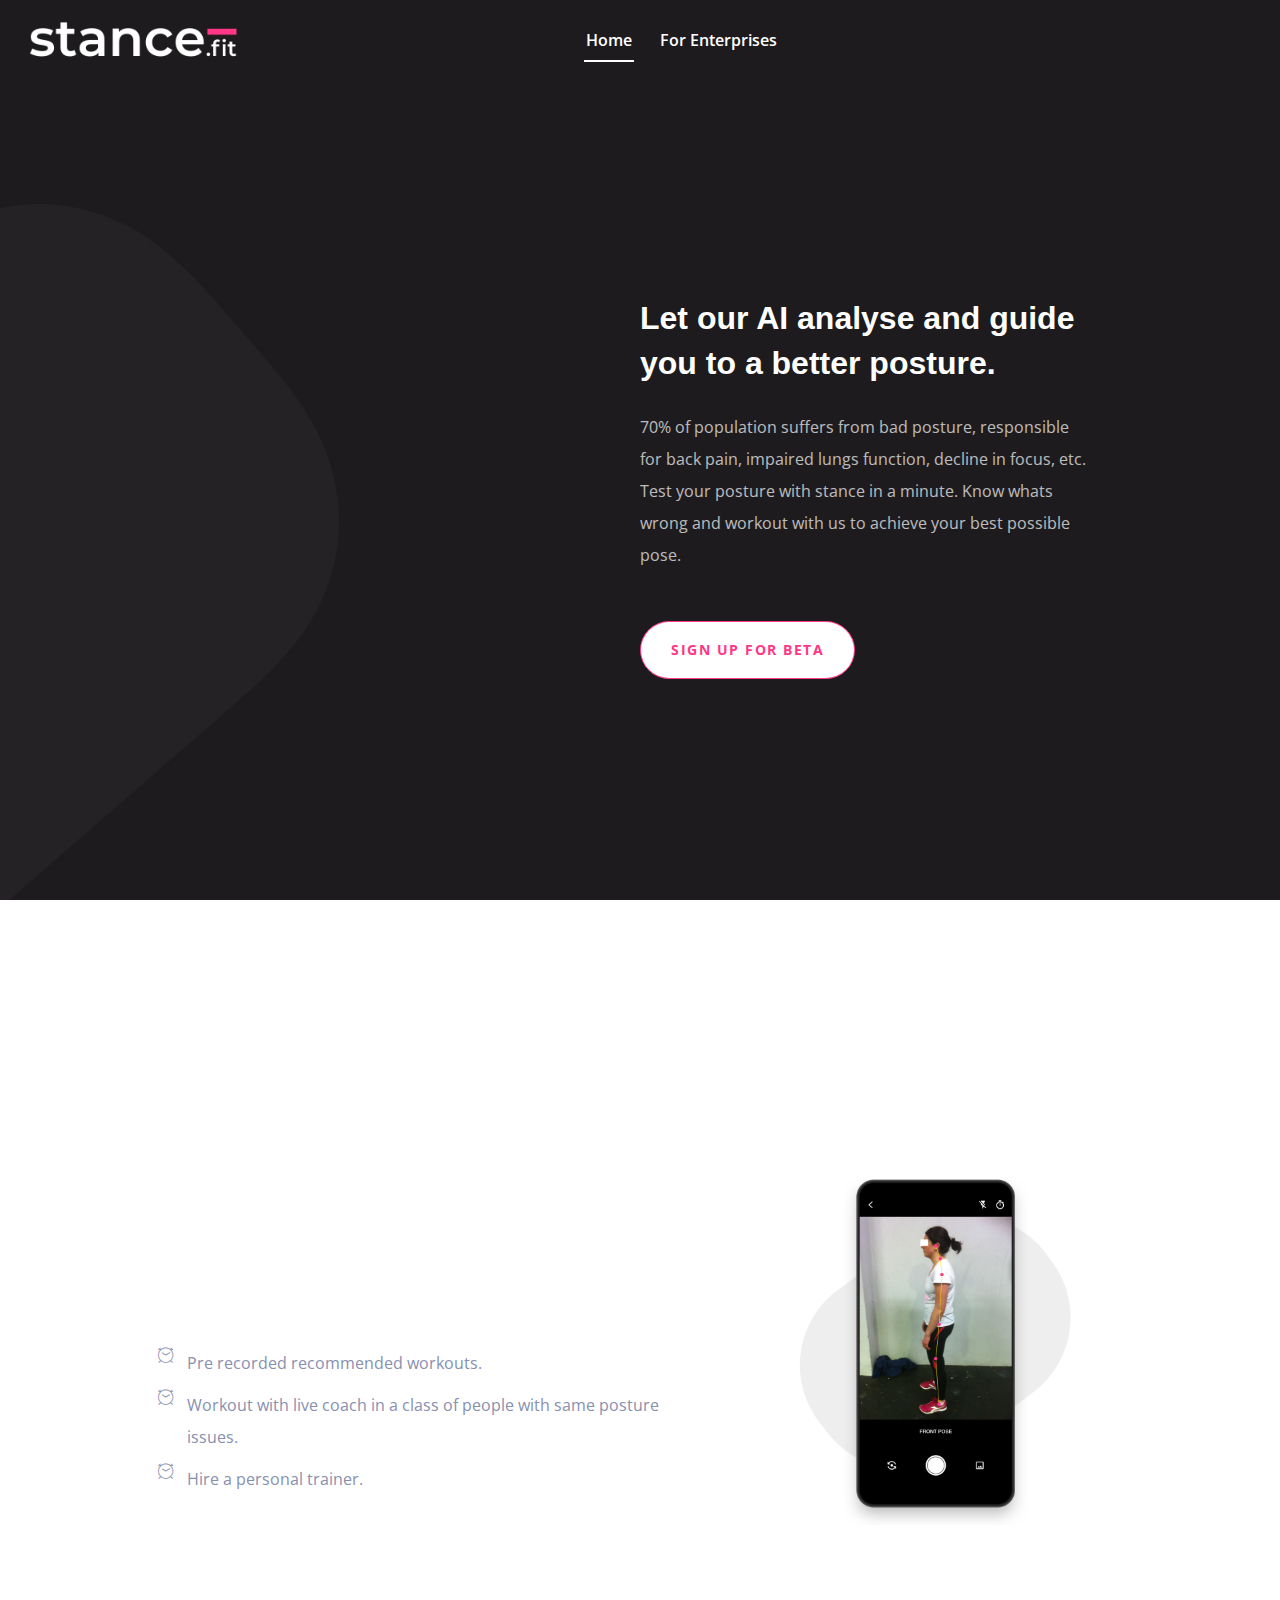
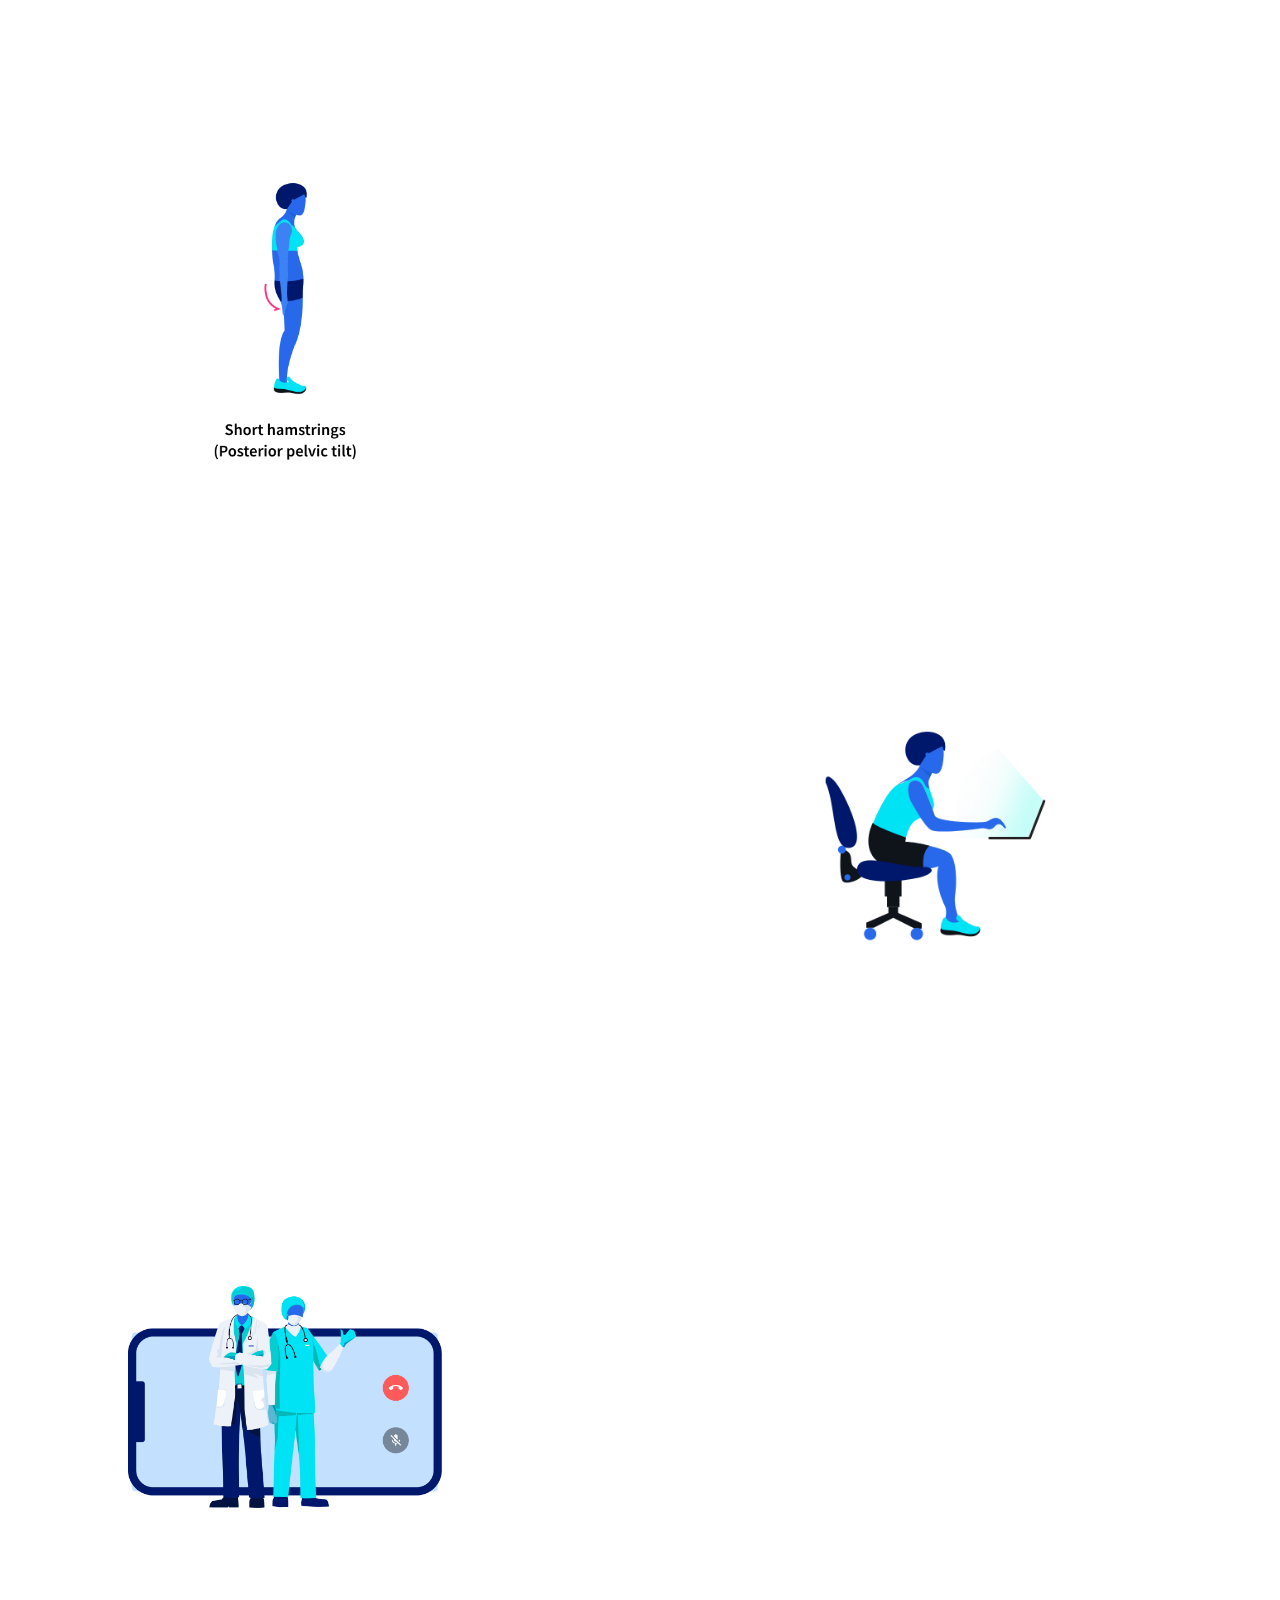
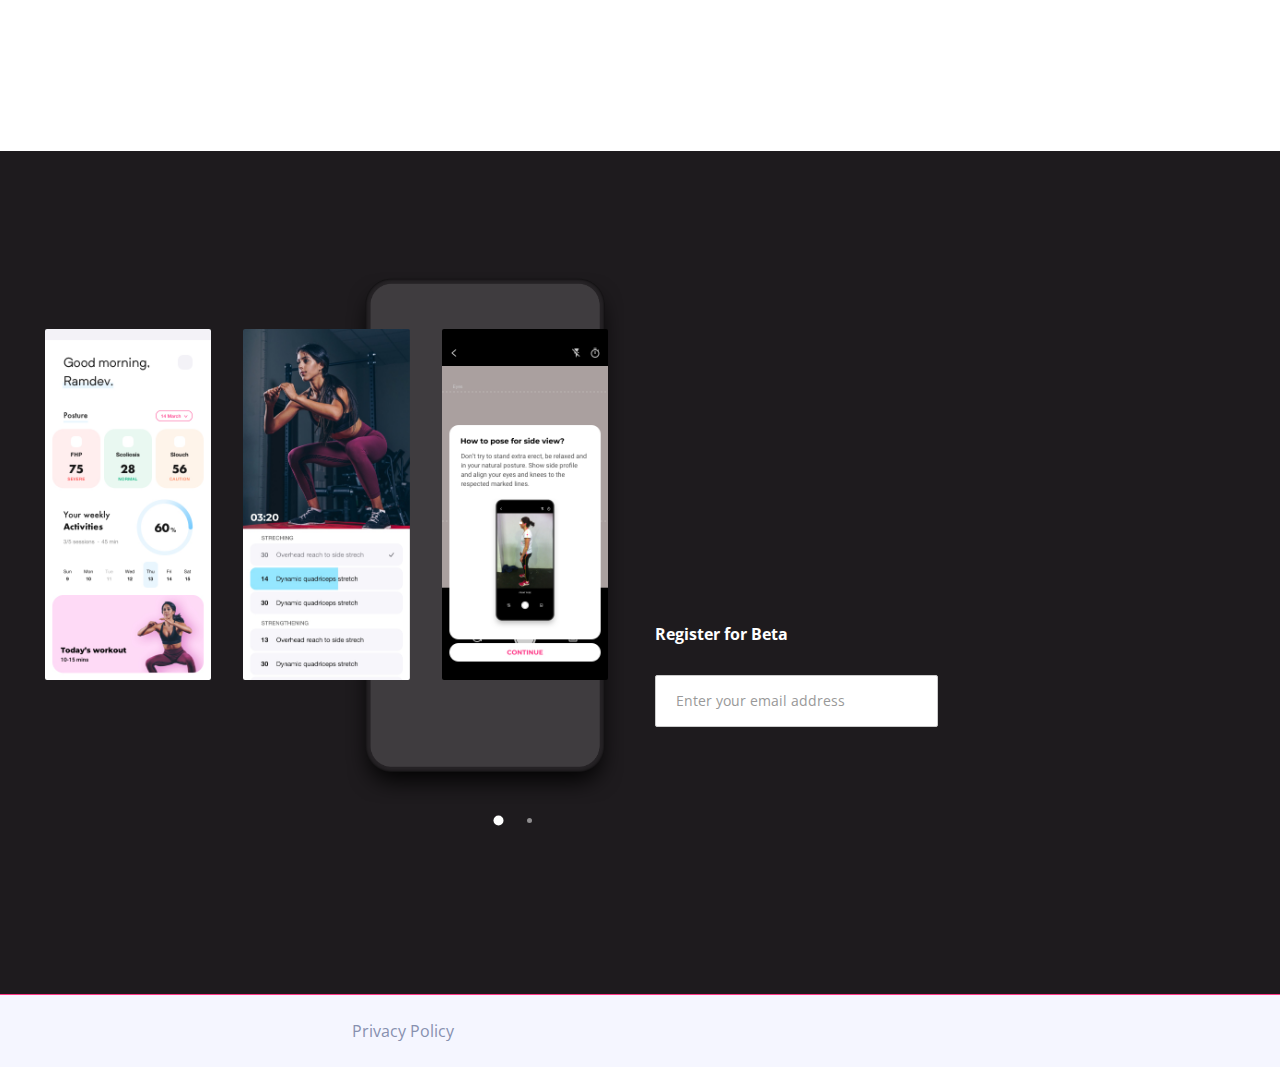
<file: index.html>
<!doctype html>
<html class="no-js" lang="zxx">

<head>
    <meta charset="utf-8">
    <meta name="author" content="Sumon Rahman">
    <meta name="description" content="">
    <meta name="keywords" content="HTML,CSS,XML,JavaScript">
    <meta http-equiv="x-ua-compatible" content="ie=edge">
    <meta name="viewport" content="width=device-width, initial-scale=1.0">
    <!-- Title -->
    <title>Stance App Landing Page.</title>
    <!-- Place favicon.ico in the root directory -->
    <link rel="apple-touch-icon" href="images/apple-touch-icon.png">
    <link rel="shortcut icon" type="image/ico" href="images/favicon.ico" />
    <!-- Plugin-CSS -->
    <link rel="stylesheet" href="css/bootstrap.min.css">
    <link rel="stylesheet" href="css/owl.carousel.min.css">
    <link rel="stylesheet" href="css/linearicons.css">
    <link rel="stylesheet" href="css/magnific-popup.css">
    <link rel="stylesheet" href="css/animate.css">
    <!-- Main-Stylesheets -->
    <link rel="stylesheet" href="css/normalize.css">
    <link rel="stylesheet" href="style.css">
    <link rel="stylesheet" href="css/responsive.css">
    <script src="js/vendor/modernizr-2.8.3.min.js"></script>
    <!--[if lt IE 9]>
        <script src="//oss.maxcdn.com/html5shiv/3.7.2/html5shiv.min.js"></script>
        <script src="//oss.maxcdn.com/respond/1.4.2/respond.min.js"></script>
    <![endif]-->
</head>

<body data-spy="scroll" data-target=".mainmenu-area">
    <!-- Preloader-content -->
    <div class="preloader">
        <span><i class="lnr lnr-sun"></i></span>
    </div>
    <!-- MainMenu-Area -->
    <nav class="mainmenu-area" data-spy="affix" data-offset-top="200">
        <div class="container-fluid">
            <div class="navbar-header">
                <button type="button" class="navbar-toggle" data-toggle="collapse" data-target="#primary_menu">
                    <span class="icon-bar"></span>
                    <span class="icon-bar"></span>
                    <span class="icon-bar"></span>
                </button>
                <a class="navbar-brand" href="#"><img src="images/logo.png" alt="Logo"></a>
            </div>
            <div class="collapse navbar-collapse" id="primary_menu">
                <ul class="nav navbar-nav mainmenu">
                    <li class="active"><a href="index.html">Home</a></li>
                    <li><a href="for_organisation.html">For Enterprises</a></li>
                </ul>
            </div>
        </div>
    </nav>
    <!-- MainMenu-Area-End -->
    <!-- Home-Area -->
    <header class="home-area" >
        <div>
            <div class="home_page row">
                <div class="home_page_cnt_2 col-xl-5">
                    <div class="embed-responsive embed-responsive-16by9"">
                        <iframe class="embed-responsive-item" src="https://www.youtube.com/embed/hdhccP_SCEE" 
                        allow="accelerometer; autoplay; clipboard-write; encrypted-media; gyroscope; picture-in-picture;" >
                        </iframe>
                    </div>
                </div>
                <div class="home_page_cnt_1 col-xl-12">
                    <div class="space-80 hidden-xs"></div>
                    <h1  class="wow fadeInUp" data-wow-delay="0.4s">Let our AI analyse and guide you
                        to a better posture.</h1>
                    <div class="space-10"></div>
                    <div class="desc wow fadeInUp" data-wow-delay="0.6s">
                        <p style="font-size:100%; line-height:2 ; opacity:70%;">

                            70% of population suffers from bad posture, responsible for back pain, impaired lungs function, decline in focus, etc. Test your posture with stance in a minute. Know whats wrong and workout with us to achieve your best possible pose.</p>
                    </div>
                    <div class="section-padding-top-2"></div>
                    <!-- <div class="signUpForm">
                        <form id="myForm1">
                            <div class="form-group">
                            <label>Register for Beta</label>
                            <input name="email" class="form-control" placeholder="Enter your email address"/>
                            </div>
                        </form>
                        <a href="#" onclick="SubForm1()" class="bttn-white wow fadeInUp" data-wow-delay="0.8s">Submit</a>
                    </div> -->
                    <a href="#signupformdiv" class="bttn-white wow fadeInUp" data-wow-delay="0.8s">Sign up for Beta</a>
                </div>
            </div>
        </div>
    </header>
    <!-- Home-Area-End -->
    <div class="space-80 hidden-xs"></div>

    <!-- Progress-Area -->
    <section class="progress-area " id="progress_page">
        <div class="container">
            <div class="row section-padding">
                <div class="col-xs-12 col-md-6">
                    <div class="page-title ">
                        
                        <div class="space-60"></div>
                        <h3 class="dark-color wow fadeInUp" data-wow-delay="0.4s">Evaluate and improve your posture</h3>
                        <div class="space-10"></div>
                        <div class="desc wow fadeInUp " data-wow-delay="0.6s">
                            <p style="max-width:100%;" >Stance's AI system identifies muscles that are creating an imbalance in your body structure and provides a workout plan targeted to correct them. Choose among:</p>
                        </div>
                        
                        <div class="box-icon" style="display:flex; margin-top: 4vh;">
                            <i class="lnr lnr-clock" ></i>
                            <p style="padding-left: 1vw;"> Pre recorded recommended workouts.</p>
                        </div>
                        <div class="box-icon" style="display:flex">
                            <i class="lnr lnr-clock" ></i>
                            <p style="padding-left: 1vw;"> Workout with live coach in a class of people with same posture issues.</p>
                        </div>
                        <div class="box-icon" style="display:flex">
                            <i class="lnr lnr-clock" ></i>
                            <p style="padding-left: 1vw;">  Hire a personal trainer.</p>
                        </div>
                        
                        
                    </div>
                </div>
                <div class="col-xs-12 col-md-6">
                    <figure class="mobile-image">
                        <img src="images/test-posture.png" alt="" width="350" height="684">
                    </figure>
                </div>
            </div>
        </div>
    </section>
    <!-- Progress-Area-End -->
    <!-- fitness-Area -->
    <header class="video-area" >
        <div>
            <div class="home_page row section-padding">
                <div class="home_page_cnt_2 col-xl-6">
                    <figure class="video-photo ">
                        <img src="images/giphy.gif" alt="" >
                    </figure>
                </div>
                <div class="home_page_cnt_1 col-xl-6">
                    <div class="space-60 hidden visible-xs"></div>
                    <div class="page-title">
                    
                        <div class="space-10"></div>
                        <h3 class="dark-color wow fadeInUp" data-wow-delay="0.4s">Smart workout plan</h3>
                        <div class="space-20"></div>
                        <!-- <div class="desc wow fadeInUp" data-wow-delay="0.6s">
                            <ul>
                                <li><b>Combined workouts-</b> We combine posture correction exercises with your existing workout routine, let it be bodybuilding, yoga, athletics or no routine at all.</li>
                                <li><b>Avoid injury-</b> Achieve a strong body with pain-free training by avoiding exercises that can cause injury for your particular postural problem</li>
                            
                              </ul>
                        </div> -->
                        <div class="desc wow fadeInUp" data-wow-delay="0.6s">
                            <p style="font-size:100%; line-height:2 ; opacity:70%;">
                                Correction exercises combined with workouts for bodybuilding, yoga, etc. Exercises with a high injury rate in particular posture problems are avoided.</p>
                        </div>
                        
                
                    </div>
                </div>
            </div>
        </div>
    </header>
   
    </section>
    <!-- fitness-Area-End -->
    <!-- Habit-Area -->
    <section class="progress-area " id="progress_page">
        <div class="space-60"></div>
        <div class="container section-padding">
            <div class="row">
                <div class="col-xs-12 col-md-6">
                    
                    
                    <div class="page-title">
                    
                        
                        <h3 class="dark-color wow fadeInUp" data-wow-delay="0.4s">Habit formation</h3>
                        <div class="space-20"></div>
                        <div class="desc wow fadeInUp" data-wow-delay="0.6s">
                            <p style="max-width:100%;" >We use contextual behaviour Machine Learning models to encourage healthy posture habits and work ergonomics.</p>
                    
                        </div>
                       
                        
                
                    </div>
                </div>
                <div class="col-xs-12 col-md-6">
                    <figure class="mobile-image2">
                        <img src="images/Habit.gif" alt="" >
                    </figure>
                </div>
            </div>
        </div>
    </section>
    <!-- Habit-Area-End -->
    <!-- professional-Area -->
    <header class="video-area" >
        <div>
            <div class="home_page row section-padding-2">
                <div class="home_page_cnt_2 col-xl-6">
                    <figure class="video-photo ">
                        <img src="images/doctor@2x.png" alt=""  >
                    </figure>
                </div>
                <div class="home_page_cnt_1 col-xl-6">
                    <div class=" hidden visible-xs"></div>
                    <div class="page-title">
                    
                        <div class="page-title ">
                        
                        <div class="space-10"></div>
                        <h3 class="dark-color wow fadeInUp" data-wow-delay="0.4s">Take professional help</h3>
                        <div class="space-20"></div>
                        <div class="desc wow fadeInUp" data-wow-delay="0.6s">
                            <p style="max-width:100%;" >Book/consult with professionals like Orthopedist, Chiropractor, Masseur, Physiotherapist online for severe cases and get updated about treatment sessions and post-treatment workout on the app.</p>
                        </div>
                        
                    </div>
                       
                        
                
                    </div>
                </div>
                
                
            </div>
        </div>
        
        
    </header>
    <!-- professional-Area-End -->
   
                
         
   
    <!-- Gallery-Area -->
    <section class="gallery-area section-padding" id="gallery_page">
        <div class="container-fluid" >
            <div class="row">
                <div class="col-xs-12 col-sm-6 gallery-slider">
                    <div class="gallery-slide">
                        <div class="item"><img src="images/gallery-1.jpg" alt=""></div>
                        <div class="item"><img src="images/gallery-2.jpg" alt=""></div>
                        <div class="item"><img src="images/gallery-3.jpg" alt=""></div>
                        <div class="item"><img src="images/gallery-4.jpg" alt=""></div>
                        
                    </div>
                </div>
                <div class="col-xs-12 col-sm-5 col-lg-3">
                    <div class="page-title">
                        <h4 class="white-color title wow fadeInUp" data-wow-delay="0.2s">Mobile App Screenshots</h4>
                        <div class="space-10"></div>
                        <!-- <h3 class="white-color wow fadeInUp" data-wow-delay="0.4s">Our mobile app</h3> -->
                    </div>
                    <div class="space-20"></div>
                    <div class="desc wow fadeInUp" data-wow-delay="0.6s">
                        <p>Good posture means the body<br> is relaxed because the muscles <br> are not straining to stay upright.<br><br> Want to improve? <b>We've got your back.</b> </p>
                    </div>
                    <div class="space-50"></div>
                    <div class="signUpForm" id="signupformdiv">
                        <form id="myForm2">
                            <div class="form-group">
                            <label>Register for Beta</label>
                            <div class="space-20"></div>
                            <input name="email" class="form-control" placeholder="Enter your email address" />
                            </div>
                            <br/>
                            <br/>
                        </form>
                        <a href="#" onclick="SubForm2()" class="bttn-white wow fadeInUp" data-wow-delay="0.8s">Submit</a>
                    </div>

                </div>
            </div>
        </div>
    </section>
    <!-- Gallery-Area-End -->
    <footer class="footer-area" id="contact_page">


        <!-- Footer-Bootom -->
        <div class="footer-bottom">
            <div class="container">
                <div class="row">
                    <div class="col-xs-12 col-md-7">
                        <div class="footer-menu">
                            <ul>
                                <li><a href="privacyPolicy.html">Privacy Policy</a></li>
                            </ul>
                        </div>
                    </div>
                </div>
            </div>
        </div>
        <!-- Footer-Bootom-End -->
    </footer>
    <!-- Footer-Area-End -->
    <div id="snackbar"></div>
 
    <!--Vendor-JS-->
    <script src="js/vendor/jquery-1.12.4.min.js"></script>
    <script src="js/vendor/jquery-ui.js"></script>
    <script src="js/vendor/bootstrap.min.js"></script>
    <!--Plugin-JS-->
    <script src="js/owl.carousel.min.js"></script>
    <script src="js/contact-form.js"></script>
    <script src="js/ajaxchimp.js"></script>
    <script src="js/scrollUp.min.js"></script>
    <script src="js/magnific-popup.min.js"></script>
    <script src="js/wow.min.js"></script>
    <!--Main-active-JS-->
    <script src="js/main.js"></script>
    <script>
        function SubForm1 (){
            $.ajax({
                url:'https://api.apispreadsheets.com/data/1473/',
                type:'post',
                data:$("#myForm1").serializeArray(),
                success: function(){
                    var x = document.getElementById("snackbar");
                    x.className = "show";
                    x.innerHTML = "Submitted Successfully";
                    x.style.backgroundColor = "#90ee90";
                    setTimeout(function(){ x.className = x.className.replace("show", ""); }, 3000);
                },
                error: function(){
                    var x = document.getElementById("snackbar");
                    x.className = "show";
                    x.innerHTML = "There was an error. Please retry.";
                    x.style.backgroundColor = "#ff0033";
                    setTimeout(function(){ x.className = x.className.replace("show", ""); }, 3000);
                }
            });
        }
        function SubForm2 (){
            $.ajax({
                url:'https://api.apispreadsheets.com/data/1473/',
                type:'post',
                data:$("#myForm2").serializeArray(),
                success: function(){
                    var x = document.getElementById("snackbar");
                    x.className = "show";
                    x.innerHTML = "Submitted Successfully";
                    x.style.backgroundColor = "#90ee90";
                    setTimeout(function(){ x.className = x.className.replace("show", ""); }, 3000);
                },
                error: function(){
                    var x = document.getElementById("snackbar");
                    x.className = "show";
                    x.innerHTML = "There was an error. Please retry.";
                    x.style.backgroundColor = "#ff0033";
                    setTimeout(function(){ x.className = x.className.replace("show", ""); }, 3000);
                }
            });
        }
    </script>
</body>

</html>
</file>
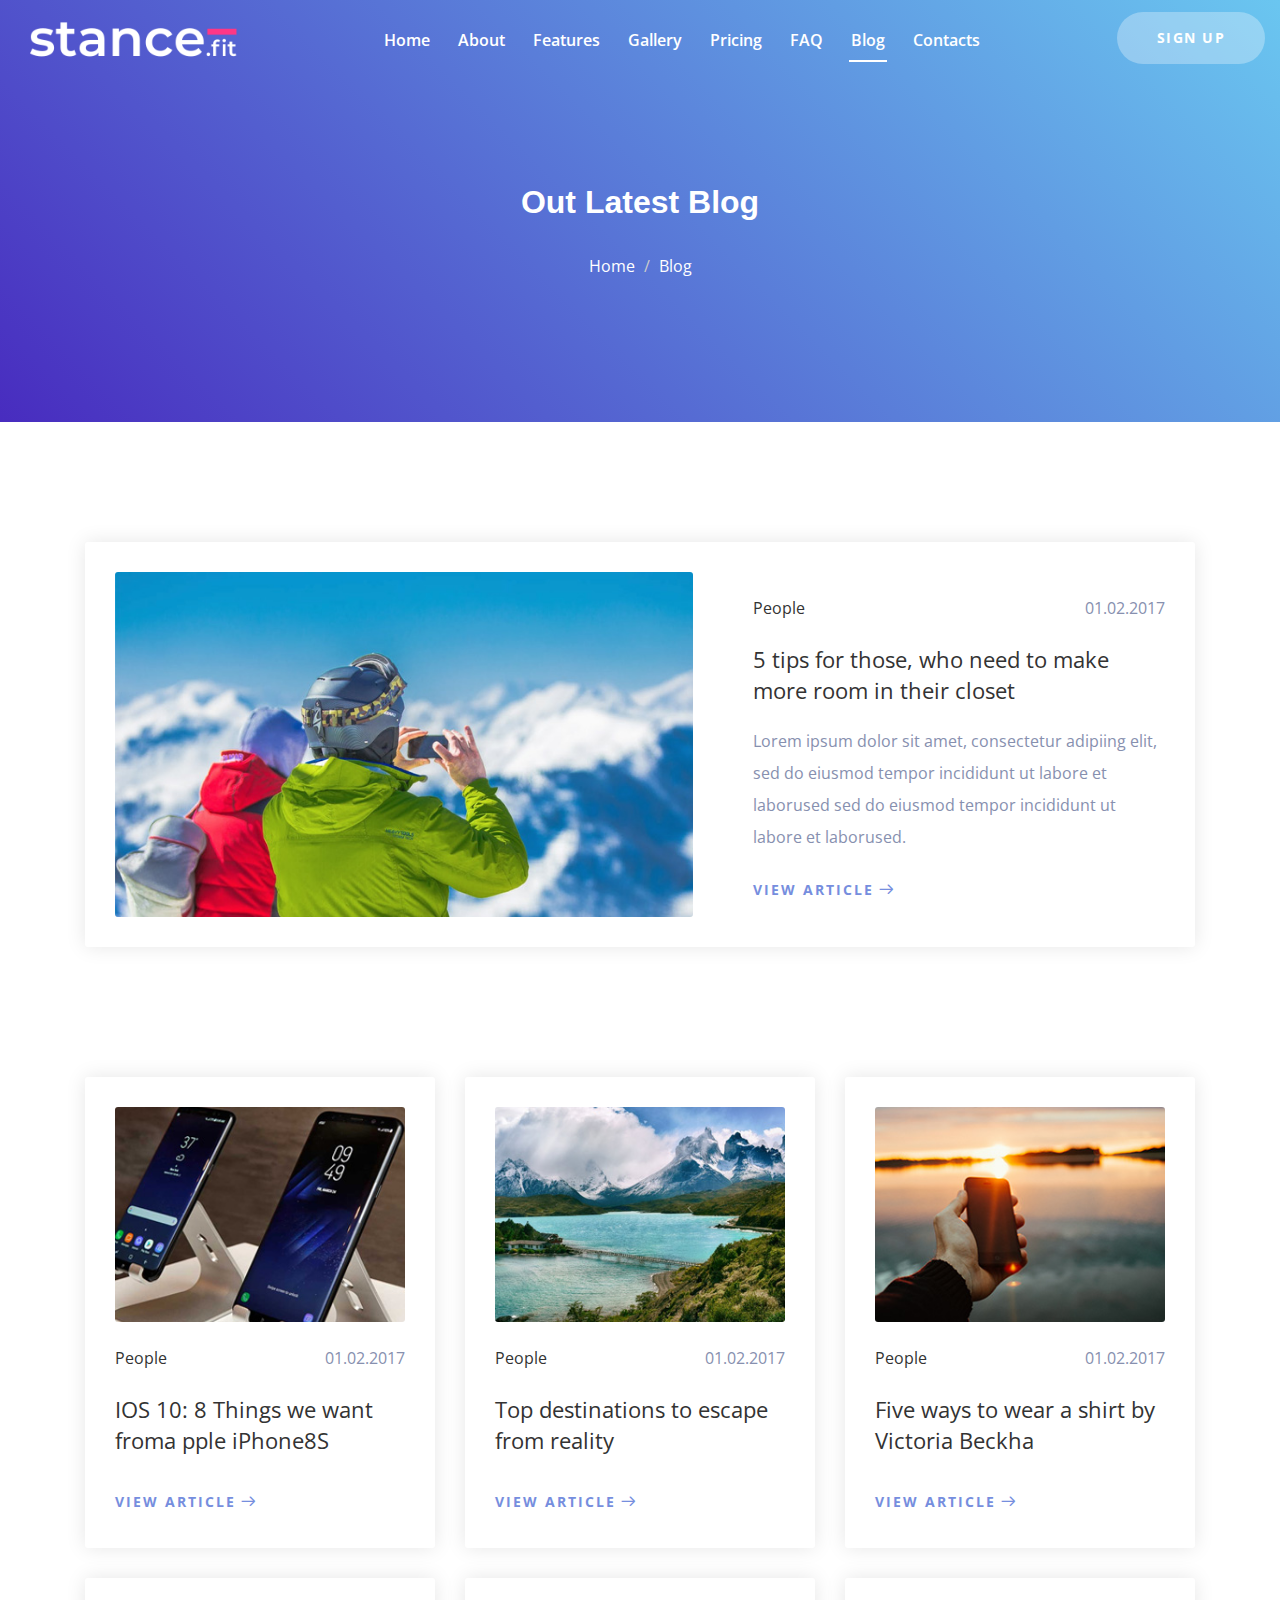
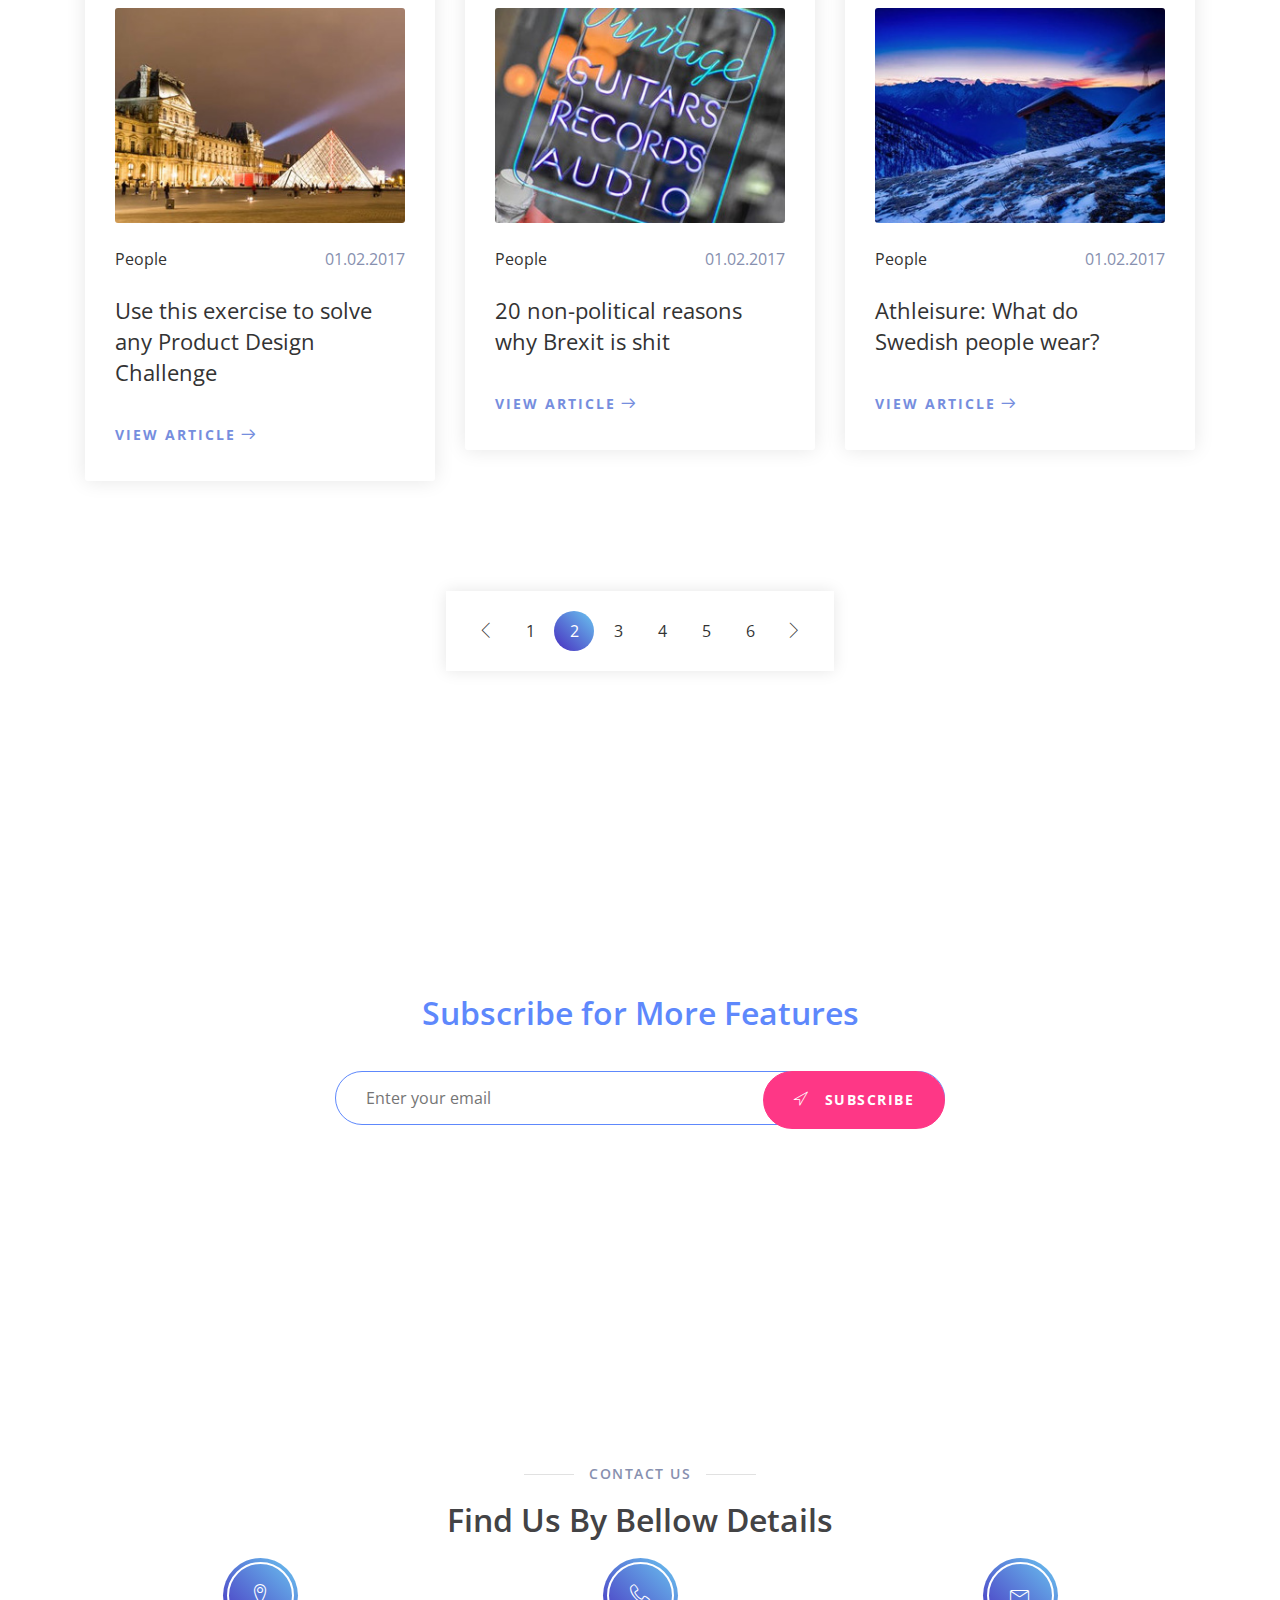
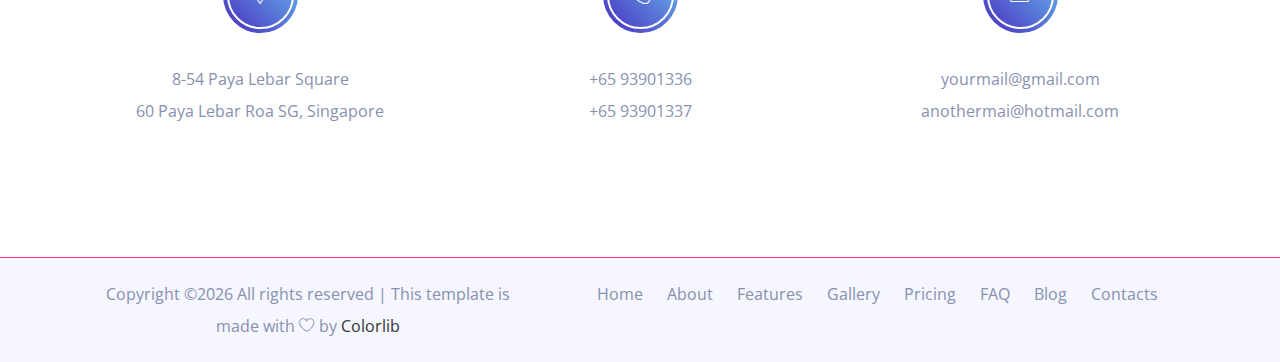
<file: blog.html>
<!doctype html>
<html class="no-js" lang="zxx">

<head>
    <meta charset="utf-8">
    <meta name="author" content="Ashekur Rahman">
    <meta name="description" content="">
    <meta name="keywords" content="HTML,CSS,XML,JavaScript">
    <meta http-equiv="x-ua-compatible" content="ie=edge">
    <meta name="viewport" content="width=device-width, initial-scale=1.0">
    <!-- Title -->
    <title>Appy App Landing Template.</title>
    <!-- Place favicon.ico in the root directory -->
    <link rel="apple-touch-icon" href="images/apple-touch-icon.png">
    <link rel="shortcut icon" type="image/ico" href="images/favicon.ico" />
    <!-- Plugin-CSS -->
    <link rel="stylesheet" href="css/bootstrap.min.css">
    <link rel="stylesheet" href="css/owl.carousel.min.css">
    <link rel="stylesheet" href="css/linearicons.css">
    <link rel="stylesheet" href="css/magnific-popup.css">
    <link rel="stylesheet" href="css/animate.css">
    <!-- Main-Stylesheets -->
    <link rel="stylesheet" href="css/normalize.css">
    <link rel="stylesheet" href="style.css">
    <link rel="stylesheet" href="css/responsive.css">
    <script src="js/vendor/modernizr-2.8.3.min.js"></script>
    <!--[if lt IE 9]>
        <script src="//oss.maxcdn.com/html5shiv/3.7.2/html5shiv.min.js"></script>
        <script src="//oss.maxcdn.com/respond/1.4.2/respond.min.js"></script>
    <![endif]-->
</head>

<body data-spy="scroll" data-target=".mainmenu-area">
    <!-- Preloader-content -->
    <div class="preloader">
        <span><i class="lnr lnr-sun"></i></span>
    </div>
    <!-- MainMenu-Area -->
    <nav class="mainmenu-area" data-spy="affix" data-offset-top="200">
        <div class="container-fluid">
            <div class="navbar-header">
                <button type="button" class="navbar-toggle" data-toggle="collapse" data-target="#primary_menu">
                    <span class="icon-bar"></span>
                    <span class="icon-bar"></span>
                    <span class="icon-bar"></span>
                </button>
                <a class="navbar-brand" href="#"><img src="images/logo.png" alt="Logo"></a>
            </div>
            <div class="collapse navbar-collapse" id="primary_menu">
                <ul class="nav navbar-nav mainmenu">
                    <li><a href="index.html#home_page">Home</a></li>
                    <li><a href="index.html#about_page">About</a></li>
                    <li><a href="index.html#features_page">Features</a></li>
                    <li><a href="index.html#gallery_page">Gallery</a></li>
                    <li><a href="index.html#price_page">Pricing</a></li>
                    <li><a href="index.html#questions_page">FAQ</a></li>
                    <li class="active"><a href="blog.html">Blog</a></li>
                    <li><a href="index.html#contact_page">Contacts</a></li>
                </ul>
                <div class="right-button hidden-xs">
                    <a href="#">Sign Up</a>
                </div>
            </div>
        </div>
    </nav>
    <!-- MainMenu-Area-End -->

    <header class="site-header">
        <div class="container">
            <div class="row">
                <div class="col-xs-12 text-center">
                    <h1 class="white-color">Out Latest Blog</h1>
                    <ul class="breadcrumb">
                        <li><a href="index.html">Home</a></li>
                        <li>Blog</li>
                    </ul>
                </div>
            </div>
        </div>
    </header>
    <div class="section-padding">
        <div class="container">
            <div class="row">
                <div class="col-xs-12">
                    <article class="post-single sticky">
                        <figure class="post-media">
                            <img src="images/sticky-image.jpg" alt="">
                        </figure>
                        <div class="post-body">
                            <div class="post-meta">
                                <div class="post-tags"><a href="#">People</a></div>
                                <div class="post-date">01.02.2017</div>
                            </div>
                            <h4 class="dark-color"><a href="single.html">5 tips for those, who need to make more room in their closet</a></h4>
                            <p>Lorem ipsum dolor sit amet, consectetur adipiing elit, sed do eiusmod tempor incididunt ut labore et laborused sed do eiusmod tempor incididunt ut labore et laborused.</p>
                            <a href="single.html" class="read-more">View Article</a>
                        </div>
                    </article>
                    <div class="space-100"></div>
                </div>
            </div>
            <div class="row">
                <div class="col-xs-12 col-sm-6 col-md-4">
                    <article class="post-single">
                        <figure class="post-media">
                            <img src="images/blog-1.jpg" alt="">
                        </figure>
                        <div class="post-body">
                            <div class="post-meta">
                                <div class="post-tags"><a href="#">People</a></div>
                                <div class="post-date">01.02.2017</div>
                            </div>
                            <h4 class="dark-color"><a href="single.html">IOS 10: 8 Things we want froma pple iPhone8S</a></h4>
                            <a href="single.html" class="read-more">View Article</a>
                        </div>
                    </article>
                </div>
                <div class="col-xs-12 col-sm-6 col-md-4">
                    <article class="post-single">
                        <figure class="post-media">
                            <img src="images/blog-2.jpg" alt="">
                        </figure>
                        <div class="post-body">
                            <div class="post-meta">
                                <div class="post-tags"><a href="#">People</a></div>
                                <div class="post-date">01.02.2017</div>
                            </div>
                            <h4 class="dark-color"><a href="single.html">Top destinations to escape from reality</a></h4>
                            <a href="single.html" class="read-more">View Article</a>
                        </div>
                    </article>
                </div>
                <div class="col-xs-12 col-sm-6 col-md-4">
                    <article class="post-single">
                        <figure class="post-media">
                            <img src="images/blog-3.jpg" alt="">
                        </figure>
                        <div class="post-body">
                            <div class="post-meta">
                                <div class="post-tags"><a href="#">People</a></div>
                                <div class="post-date">01.02.2017</div>
                            </div>
                            <h4 class="dark-color"><a href="single.html">Five ways to wear a shirt by Victoria Beckha</a></h4>
                            <a href="single.html" class="read-more">View Article</a>
                        </div>
                    </article>
                </div>
                <div class="col-xs-12 col-sm-6 col-md-4">
                    <article class="post-single">
                        <figure class="post-media">
                            <img src="images/blog-4.jpg" alt="">
                        </figure>
                        <div class="post-body">
                            <div class="post-meta">
                                <div class="post-tags"><a href="#">People</a></div>
                                <div class="post-date">01.02.2017</div>
                            </div>
                            <h4 class="dark-color"><a href="single.html">Use this exercise to solve any Product Design Challenge</a></h4>
                            <a href="single.html" class="read-more">View Article</a>
                        </div>
                    </article>
                </div>
                <div class="col-xs-12 col-sm-6 col-md-4">
                    <article class="post-single">
                        <figure class="post-media">
                            <img src="images/blog-5.jpg" alt="">
                        </figure>
                        <div class="post-body">
                            <div class="post-meta">
                                <div class="post-tags"><a href="#">People</a></div>
                                <div class="post-date">01.02.2017</div>
                            </div>
                            <h4 class="dark-color"><a href="single.html">20 non-political reasons why Brexit is shit</a></h4>
                            <a href="single.html" class="read-more">View Article</a>
                        </div>
                    </article>
                </div>
                <div class="col-xs-12 col-sm-6 col-md-4">
                    <article class="post-single">
                        <figure class="post-media">
                            <img src="images/blog-6.jpg" alt="">
                        </figure>
                        <div class="post-body">
                            <div class="post-meta">
                                <div class="post-tags"><a href="#">People</a></div>
                                <div class="post-date">01.02.2017</div>
                            </div>
                            <h4 class="dark-color"><a href="single.html">Athleisure: What do Swedish people wear?</a></h4>
                            <a href="single.html" class="read-more">View Article</a>
                        </div>
                    </article>
                </div>
            </div>
            <div class="row">
                <div class="col-xs-12">
                    <div class="pagination">
                        <div class="nav-links">
                            <a href="#" class="prev page-numbers"><i class="lnr lnr-chevron-left"></i></a>
                            <a href="#" class="page-numbers">1</a>
                            <span class="page-numbers current">2</span>
                            <a href="#" class="page-numbers">3</a>
                            <a href="#" class="page-numbers">4</a>
                            <a href="#" class="page-numbers">5</a>
                            <a href="#" class="page-numbers">6</a>
                            <a href="#" class="next page-numbers"><i class="lnr lnr-chevron-right"></i></a>
                        </div>
                    </div>
                </div>
            </div>
        </div>
    </div>
    <!-- Subscribe-Form -->
    <div class="subscribe-area section-padding">
        <div class="container">
            <div class="row">
                <div class="col-xs-12 col-sm-8 col-sm-offset-2">
                    <div class="subscribe-form text-center">
                        <h3 class="blue-color">Subscribe for More Features</h3>
                        <div class="space-20"></div>
                        <form id="mc-form">
                            <input type="email" class="control" placeholder="Enter your email" required="required" id="mc-email">
                            <button class="bttn-white active" type="submit"><span class="lnr lnr-location"></span> Subscribe</button>
                            <label class="mt10" for="mc-email"></label>
                        </form>
                    </div>
                </div>
            </div>
        </div>
    </div>
    <!-- Subscribe-Form-Area -->
    <!-- Footer-Area -->
    <footer class="footer-area" id="contact_page">
        <div class="section-padding">
            <div class="container">
                <div class="row">
                    <div class="col-xs-12">
                        <div class="page-title text-center">
                            <h5 class="title">Contact US</h5>
                            <h3 class="dark-color">Find Us By Bellow Details</h3>
                            <div class="space-60"></div>
                        </div>
                    </div>
                </div>
                <div class="row">
                    <div class="col-xs-12 col-sm-4">
                        <div class="footer-box">
                            <div class="box-icon">
                                <span class="lnr lnr-map-marker"></span>
                            </div>
                            <p>8-54 Paya Lebar Square <br /> 60 Paya Lebar Roa SG, Singapore</p>
                        </div>
                        <div class="space-30 hidden visible-xs"></div>
                    </div>
                    <div class="col-xs-12 col-sm-4">
                        <div class="footer-box">
                            <div class="box-icon">
                                <span class="lnr lnr-phone-handset"></span>
                            </div>
                            <p>+65 93901336 <br /> +65 93901337</p>
                        </div>
                        <div class="space-30 hidden visible-xs"></div>
                    </div>
                    <div class="col-xs-12 col-sm-4">
                        <div class="footer-box">
                            <div class="box-icon">
                                <span class="lnr lnr-envelope"></span>
                            </div>
                            <p>yourmail@gmail.com <br /> anothermai@hotmail.com
                            </p>
                        </div>
                    </div>
                </div>
            </div>
        </div>
        <!-- Footer-Bootom -->
        <div class="footer-bottom">
            <div class="container">
                <div class="row">
                    <div class="col-xs-12 col-md-5">

                        <!-- Link back to Colorlib can't be removed. Template is licensed under CC BY 3.0. -->
            <span>Copyright &copy;<script>document.write(new Date().getFullYear());</script> All rights reserved | This template is made with <i class="lnr lnr-heart" aria-hidden="true"></i> by <a href="https://colorlib.com" target="_blank">Colorlib</a></span>
            <!-- Link back to Colorlib can't be removed. Template is licensed under CC BY 3.0. -->
                        <div class="space-30 hidden visible-xs"></div>
                    </div>
                    <div class="col-xs-12 col-md-7">
                        <div class="footer-menu">
                            <ul>
                                <li class="active"><a href="index.html#home_page">Home</a></li>
                                <li><a href="index.html#about_page">About</a></li>
                                <li><a href="index.html#features_page">Features</a></li>
                                <li><a href="index.html#gallery_page">Gallery</a></li>
                                <li><a href="index.html#price_page">Pricing</a></li>
                                <li><a href="index.html#questions_page">FAQ</a></li>
                                <li><a href="blog.html">Blog</a></li>
                                <li><a href="index.html#contact_page">Contacts</a></li>
                            </ul>
                        </div>
                    </div>
                </div>
            </div>
        </div>
        <!-- Footer-Bootom-End -->
    </footer>
    <!-- Footer-Area-End -->
    <!--Vendor-JS-->
    <script src="js/vendor/jquery-1.12.4.min.js"></script>
    <script src="js/vendor/jquery-ui.js"></script>
    <script src="js/vendor/bootstrap.min.js"></script>
    <!--Plugin-JS-->
    <script src="js/owl.carousel.min.js"></script>
    <script src="js/contact-form.js"></script>
    <script src="js/ajaxchimp.js"></script>
    <script src="js/scrollUp.min.js"></script>
    <script src="js/magnific-popup.min.js"></script>
    <script src="js/wow.min.js"></script>
    <!--Main-active-JS-->
    <script src="js/main.js"></script>
</body>

</html>
</file>
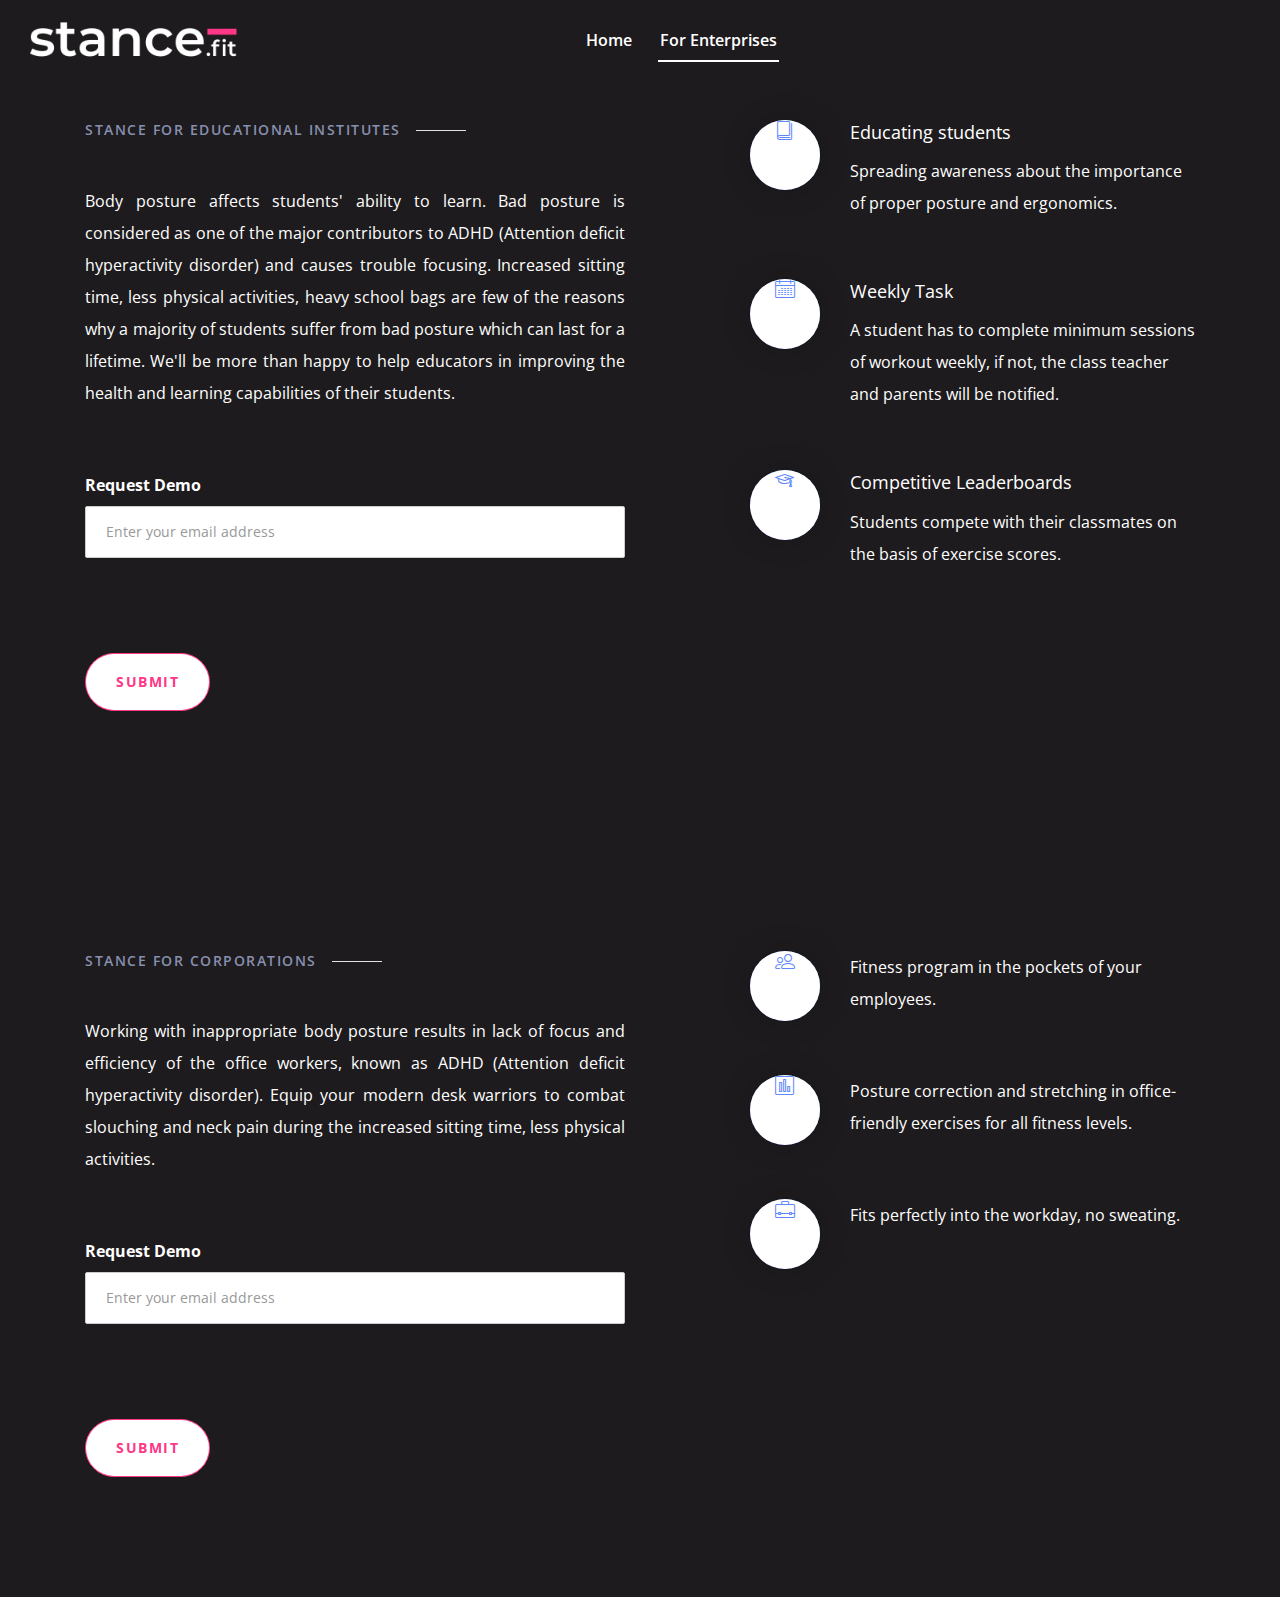
<file: for_organisation.html>
<html class="no-js" lang="zxx">
<head>
  <meta charset="utf-8">
  <meta name="author" content="Sumon Rahman">
  <meta name="description" content="">
  <meta name="keywords" content="HTML,CSS,XML,JavaScript">
  <meta http-equiv="x-ua-compatible" content="ie=edge">
  <meta name="viewport" content="width=device-width, initial-scale=1.0">
  <!-- Title -->
  <title>Stance App Landing Page</title>
  <!-- Place favicon.ico in the root directory -->
  <link rel="apple-touch-icon" href="images/apple-touch-icon.png">
  <link rel="shortcut icon" type="image/ico" href="images/favicon.ico" />
  <!-- Plugin-CSS -->
  <link rel="stylesheet" href="css/bootstrap.min.css">
  <link rel="stylesheet" href="css/owl.carousel.min.css">
  <link rel="stylesheet" href="css/linearicons.css">
  <link rel="stylesheet" href="css/magnific-popup.css">
  <link rel="stylesheet" href="css/animate.css">
  <!-- Main-Stylesheets -->
  <link rel="stylesheet" href="css/normalize.css">
  <link rel="stylesheet" href="style.css">
  <link rel="stylesheet" href="css/responsive.css">
  <script src="js/vendor/modernizr-2.8.3.min.js"></script>
  <!--[if lt IE 9]>
        <script src="//oss.maxcdn.com/html5shiv/3.7.2/html5shiv.min.js"></script>
        <script src="//oss.maxcdn.com/respond/1.4.2/respond.min.js"></script>
    <![endif]-->
</head>

<body data-spy="scroll" data-target=".mainmenu-area">
  <!-- MainMenu-Area -->
  <nav class="mainmenu-area" data-spy="affix" data-offset-top="200">
    <div class="container-fluid">
        <div class="navbar-header">
            <button type="button" class="navbar-toggle" data-toggle="collapse" data-target="#primary_menu">
                <span class="icon-bar"></span>
                <span class="icon-bar"></span>
                <span class="icon-bar"></span>
            </button>
            <a class="navbar-brand" href="index.html"><img src="images/logo.png" alt="Logo"></a>
        </div>
        <div class="collapse navbar-collapse" id="primary_menu">
            <ul class="nav navbar-nav mainmenu">
              <li><a href="index.html">Home</a></li>
              <li class="active"><a href="for_organisation.html">For enterprises</a></li>
            </ul>
        </div>
    </div>
</nav>
  <section class=" gallery-area section-padding">
    <div class="container">
      <div class="row">
        <div class="col-xs-12 col-sm-6">
          <div class="page-title">
            <h5 class="title wow fadeInUp" data-wow-delay="0.2s">Stance for Educational Institutes</h5>
            <div class="space-10"></div>
            <!-- <h3 class="dark-color wow fadeInUp" data-wow-delay="0.4s">Pay attention on posture of your students</h3> -->
          </div>
          <div class="space-20"></div>
          <div class="desc wow fadeInUp" data-wow-delay="0.6s">
            <p style="text-align: justify;">Body posture affects students' ability to learn. Bad posture is considered as one of the major contributors to ADHD (Attention deficit hyperactivity disorder) and causes trouble focusing.
              Increased sitting time, less physical activities, heavy school bags are few of the reasons why a majority of students suffer from bad posture which can last for a lifetime.
              We'll be more than happy to help educators in improving the health and learning capabilities of their students.
               </p>
          </div>
          <div class="space-50"></div>
          <div class="signUpForm">
            <form id="myForm3">
                <div class="form-group">
                <label>Request Demo</label>
                <input name="email_school" class="form-control" placeholder="Enter your email address" />
                </div>
                <br/>
                <br/>
            </form>
            <!-- <button onclick="SubForm()">Submit</button> -->
            <a href="#" onclick="SubForm3()" class="bttn-white wow fadeInUp" data-wow-delay="0.8s">Submit</a>
        </div>
        </div>
        <div class="col-xs-12 col-sm-6 col-md-5 col-md-offset-1">
          <div class="space-60 hidden visible-xs"></div>
          <div class="service-box wow fadeInUp" data-wow-delay="0.2s">
            <div class="box-icon">
              <i class="lnr lnr-book"></i>
            </div>
            <h4>Educating students</h4>
            <p>Spreading awareness about the importance of proper posture and ergonomics.</p>
          </div>
          <div class="space-50"></div>
          <div class="service-box wow fadeInUp" data-wow-delay="0.2s">
            <div class="box-icon">
              <i class="lnr lnr-calendar-full"></i>
            </div>
            <h4>Weekly Task</h4>
            <p>A student has to complete minimum sessions of workout weekly, if not, the class teacher and parents will be notified.</p>
          </div>
          <div class="space-50"></div>
          <div class="service-box wow fadeInUp" data-wow-delay="0.2s">
            <div class="box-icon">
              <i class="lnr lnr-graduation-hat"></i>
            </div>
            <h4>Competitive Leaderboards</h4>
            <p>Students compete with their classmates on the basis of exercise scores.
            </p>
          </div>
        </div>
      </div>
    </div>
  <div id="snackbar"></div>
  </section>
  <section class=" gallery-area section-padding">
    <div class="container">
      <div class="row">
        <div class="col-xs-12 col-sm-6">
          <div class="page-title">
            <h5 class="title wow fadeInUp" data-wow-delay="0.2s">Stance for Corporations</h5>
            <div class="space-10"></div>
            <!-- <h3 class="dark-color wow fadeInUp" data-wow-delay="0.4s">Pay attention on posture of your students</h3> -->
          </div>
          <div class="space-20"></div>
          <div class="desc wow fadeInUp" data-wow-delay="0.6s">
            <p style="text-align: justify;">Working with inappropriate body posture results in lack of focus and efficiency of the office workers, known as ADHD (Attention deficit hyperactivity disorder). Equip your modern desk warriors to combat 
              slouching and neck pain during the increased sitting time, less physical activities.
               </p>
          </div>
          <div class="space-50"></div>
          <div class="signUpForm">
            <form id="myForm4">
                <div class="form-group">
                <label>Request Demo</label>
                <input name="email_corporate" class="form-control" placeholder="Enter your email address" />
                </div>
                <br/>
                <br/>
            </form>
            <!-- <button onclick="SubForm()">Submit</button> -->
            <a href="#" onclick="SubForm4()" class="bttn-white wow fadeInUp" data-wow-delay="0.8s">Submit</a>
        </div>
        </div>
        <div class="col-xs-12 col-sm-6 col-md-5 col-md-offset-1">
          <div class="space-60 hidden visible-xs"></div>
          <div class="service-box wow fadeInUp" data-wow-delay="0.2s">
            <div class="box-icon">
              <i class="lnr lnr-users"></i>
            </div>
            <!-- <h4>Educating students</h4> -->
            <p>Fitness program in the pockets of your employees.</p>
          </div>
          <div class="space-50"></div>
          <div class="service-box wow fadeInUp" data-wow-delay="0.2s">
            <div class="box-icon">
              <i class="lnr lnr-chart-bars"></i>
            </div>
            <!-- <h4>Weekly Task</h4> -->
            <p>Posture correction and stretching in office-friendly exercises for all fitness levels.</p>
          </div>
          <div class="space-50"></div>
          <div class="service-box wow fadeInUp" data-wow-delay="0.2s">
            <div class="box-icon">
              <i class="lnr lnr-briefcase"></i>
            </div>
            <!-- <h4>Competitive Leaderboards</h4> -->
            <p>Fits perfectly into the workday, no sweating.
            </p>
          </div>
        </div>
      </div>
    </div>
  <div id="snackbar"></div>
  </section>

  <script src="js/vendor/jquery-1.12.4.min.js"></script>
  <script src="js/vendor/jquery-ui.js"></script>  
  <script>
    function SubForm3 (){
        $.ajax({
            url:'https://api.apispreadsheets.com/data/1473/',
            type:'post',
            data:$("#myForm3").serializeArray(),
            success: function(){
                var x = document.getElementById("snackbar");
                x.className = "show";
                x.innerHTML = "Submitted Successfully";
                x.style.backgroundColor = "#90ee90";
                setTimeout(function(){ x.className = x.className.replace("show", ""); }, 3000);
            },
            error: function(){
                var x = document.getElementById("snackbar");
                x.className = "show";
                x.innerHTML = "There was an error. Please retry.";
                x.style.backgroundColor = "#ff0033";
                setTimeout(function(){ x.className = x.className.replace("show", ""); }, 3000);
            }
        });
    }
    function SubForm4 (){
        $.ajax({
            url:'https://api.apispreadsheets.com/data/1473/',
            type:'post',
            data:$("#myForm4").serializeArray(),
            success: function(){
                var x = document.getElementById("snackbar");
                x.className = "show";
                x.innerHTML = "Submitted Successfully";
                x.style.backgroundColor = "#90ee90";
                setTimeout(function(){ x.className = x.className.replace("show", ""); }, 3000);
            },
            error: function(){
                var x = document.getElementById("snackbar");
                x.className = "show";
                x.innerHTML = "There was an error. Please retry.";
                x.style.backgroundColor = "#ff0033";
                setTimeout(function(){ x.className = x.className.replace("show", ""); }, 3000);
            }
        });
    }
</script>
</body>

</html>
</file>
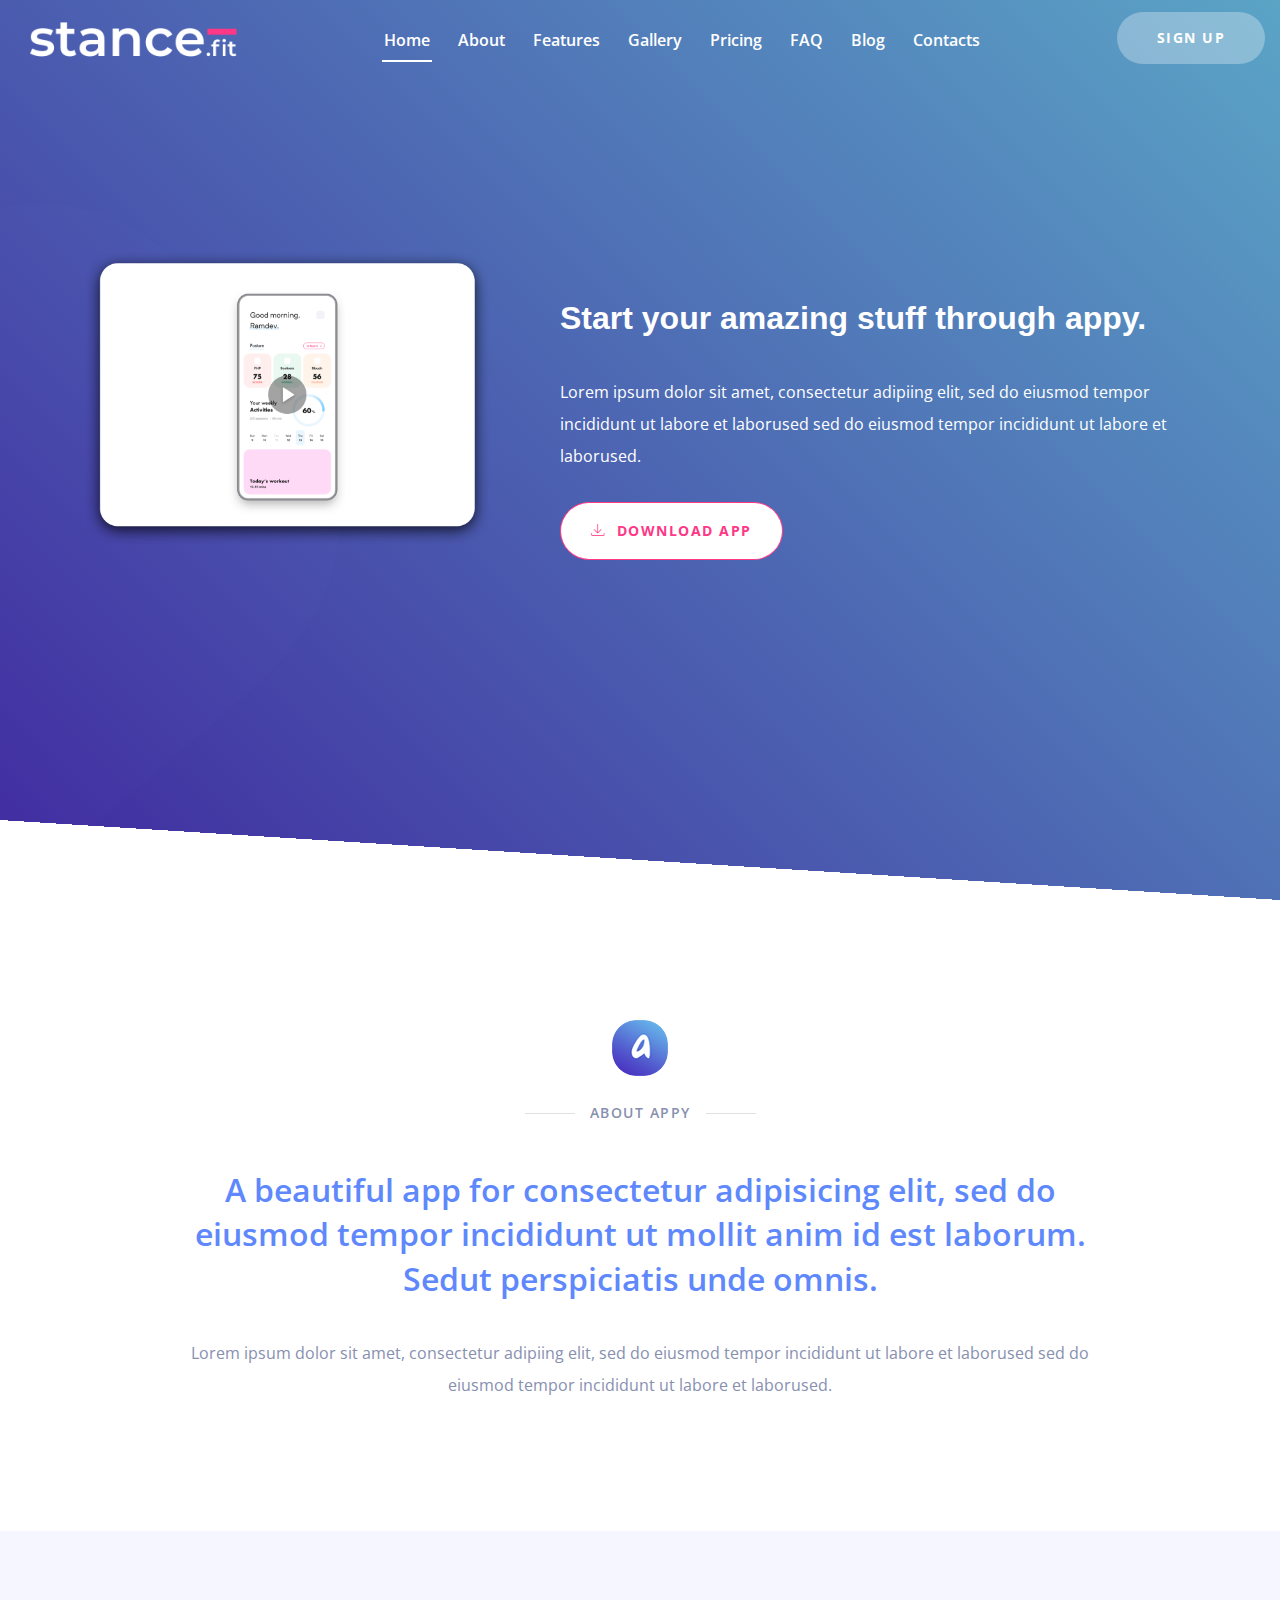
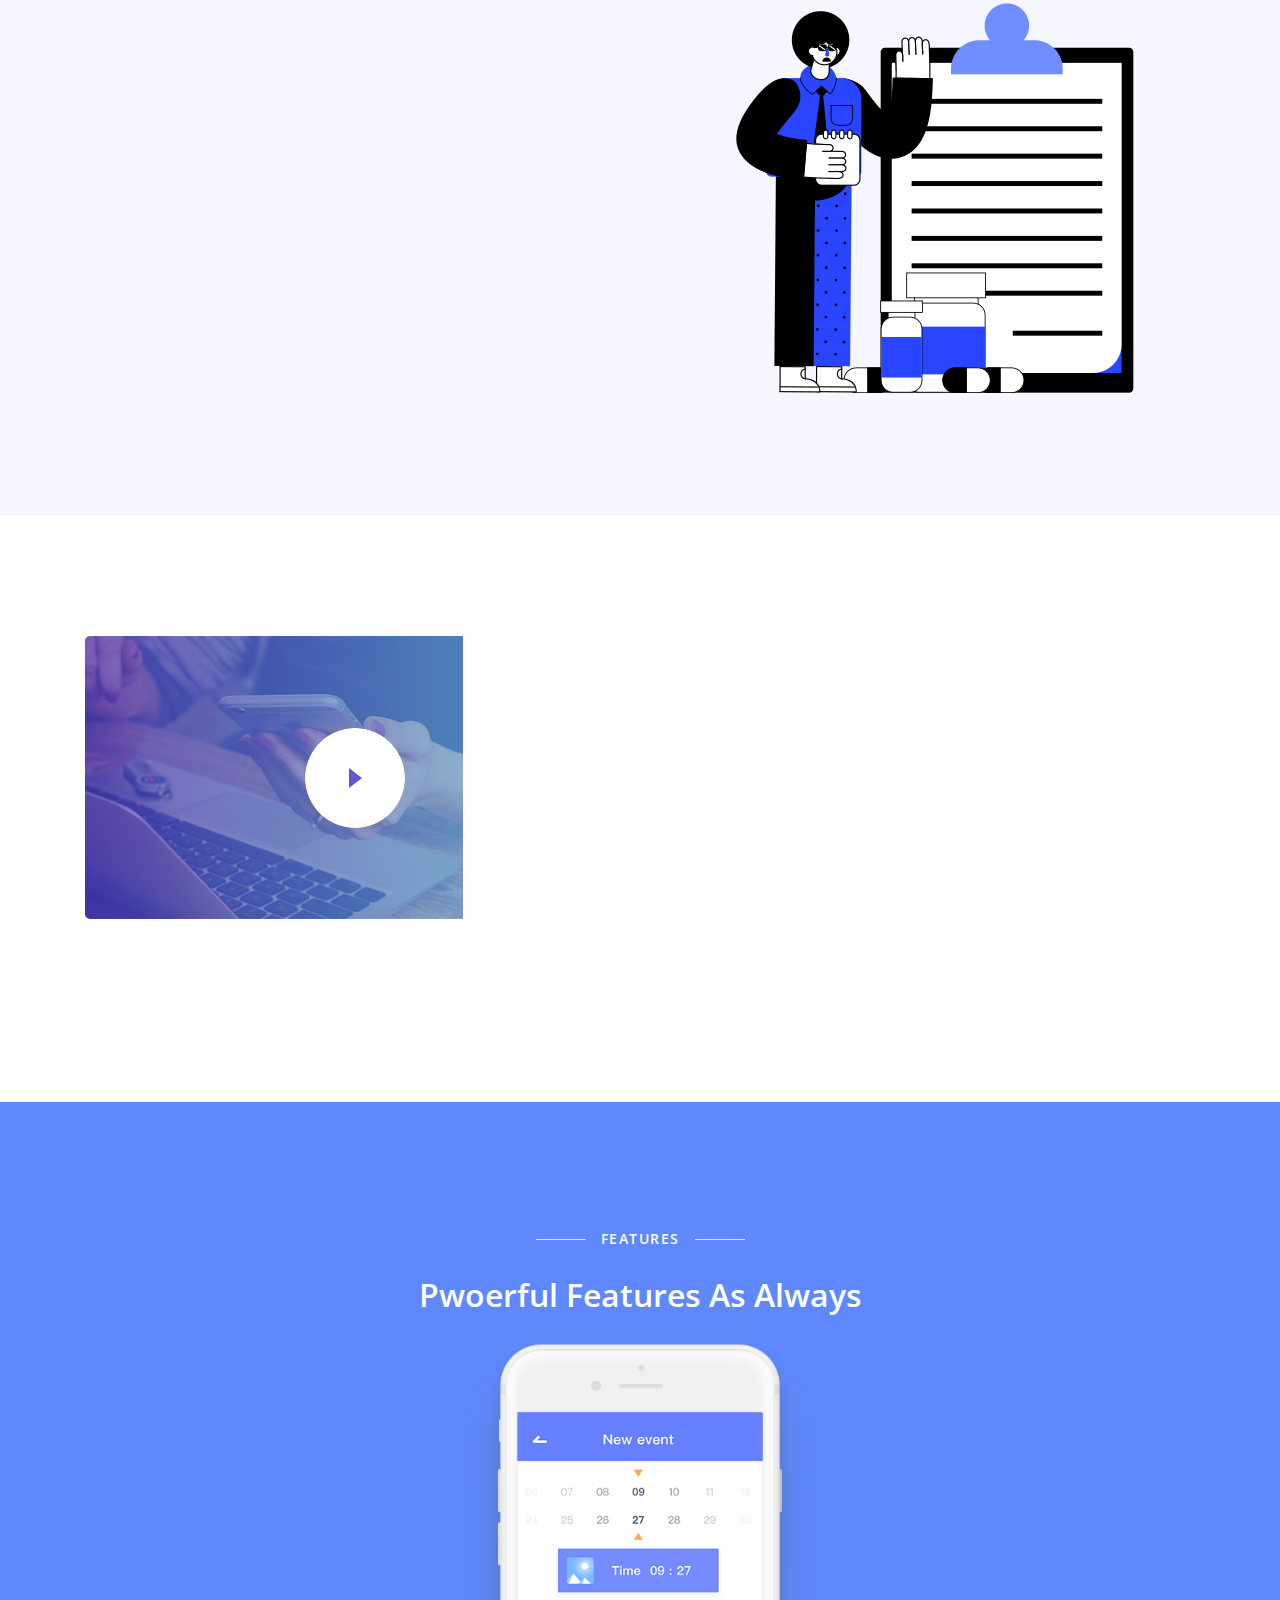
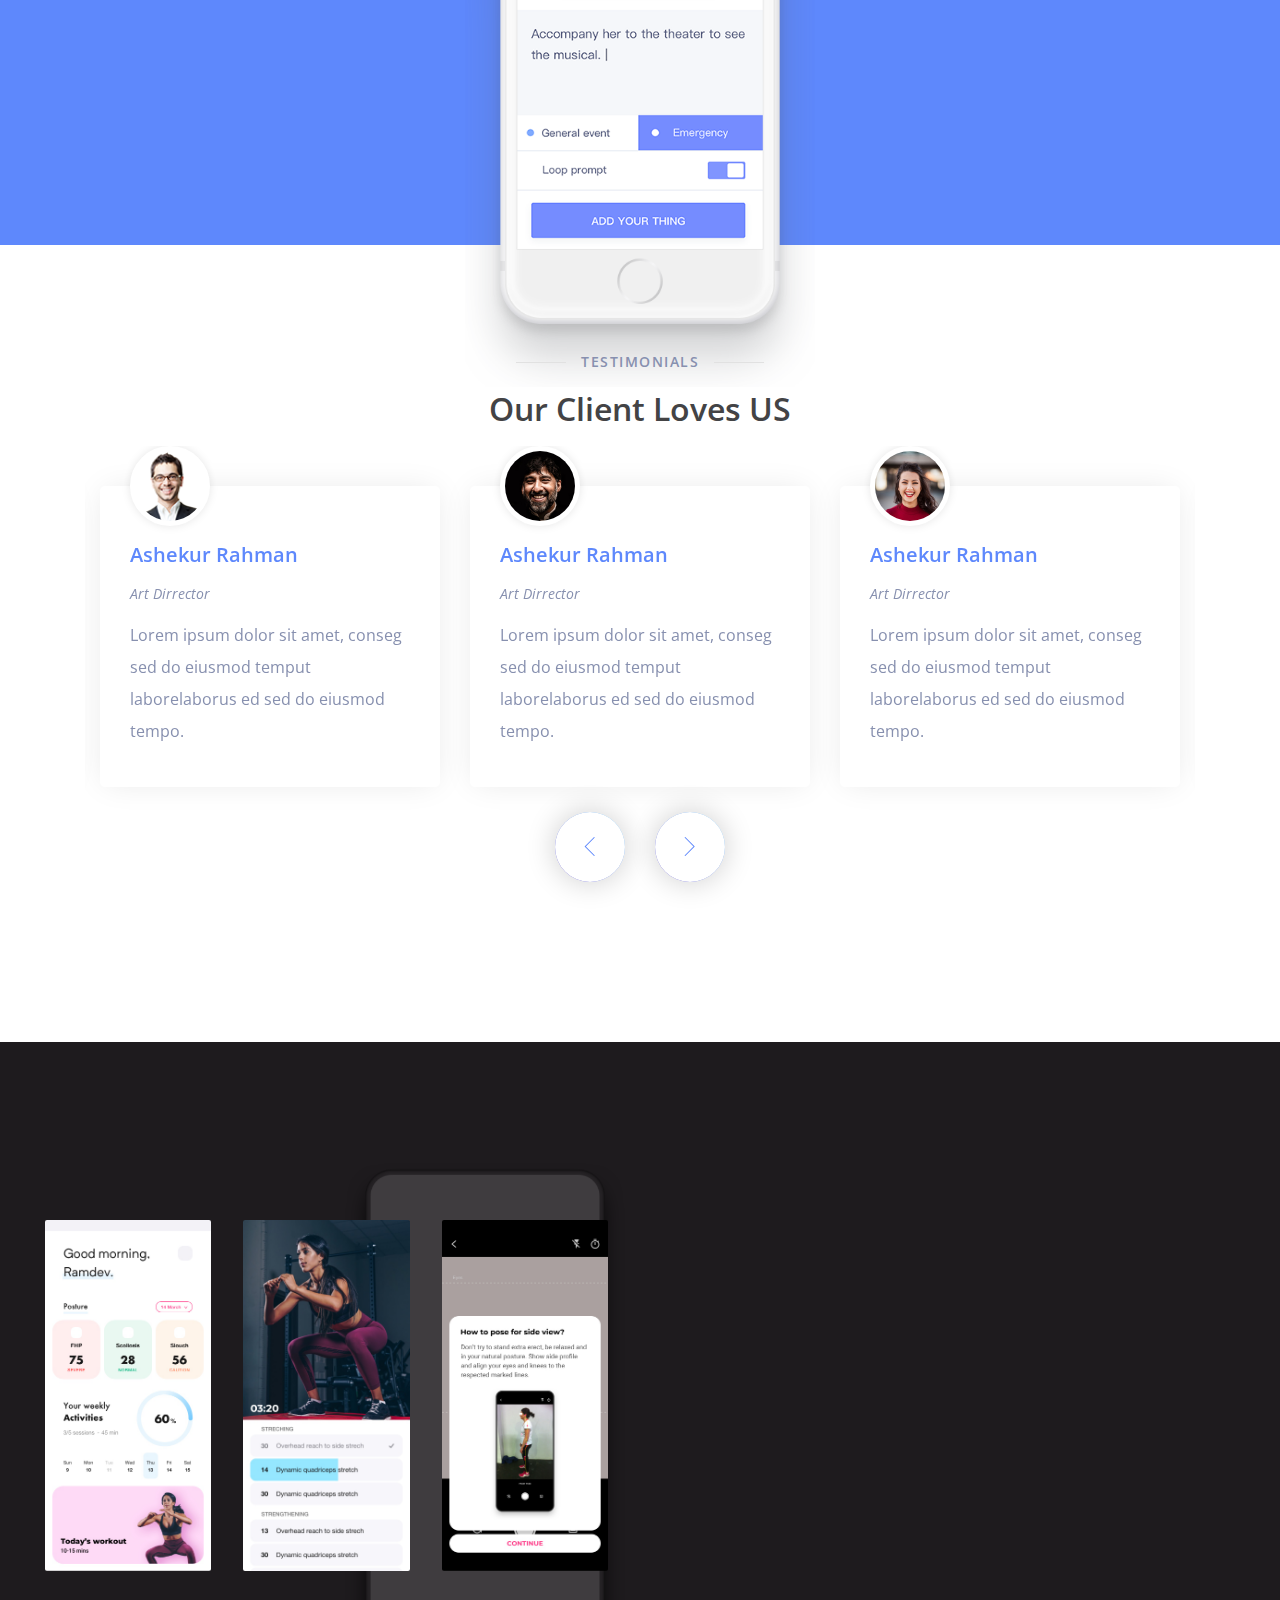
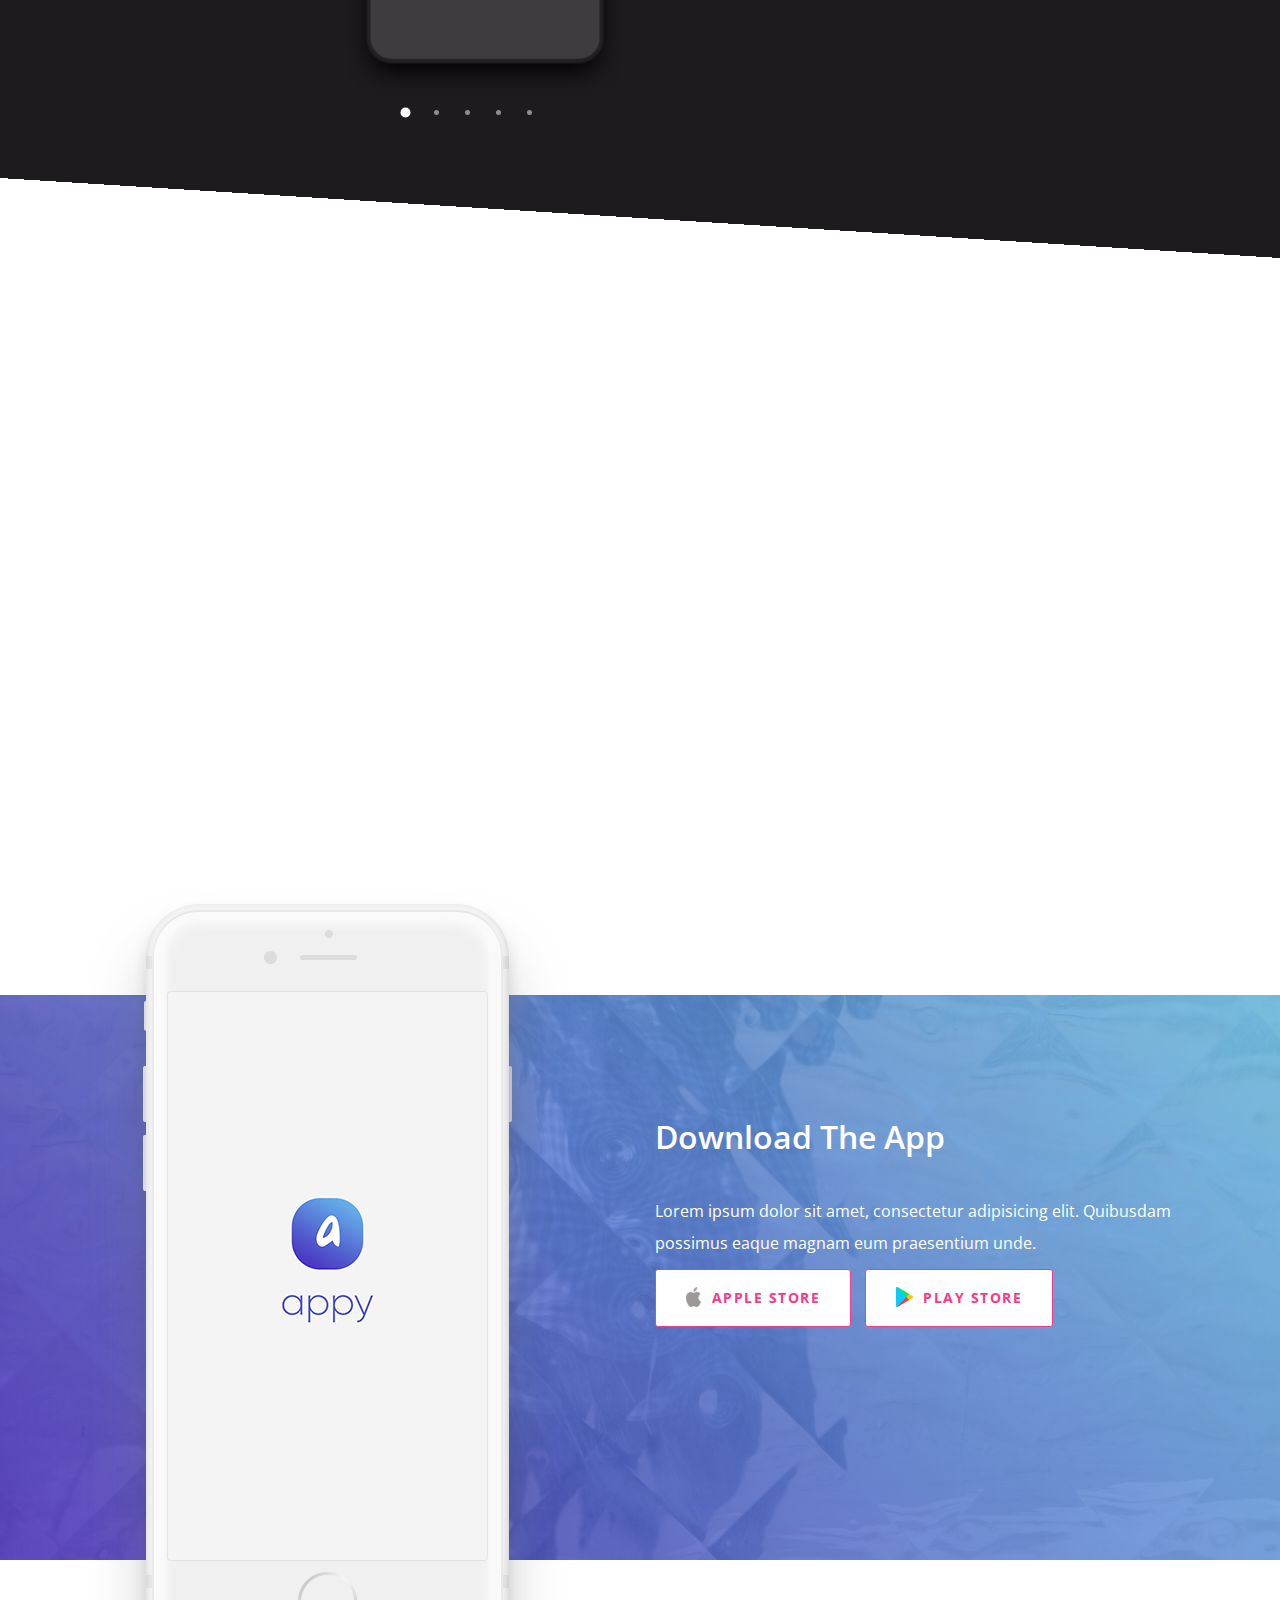
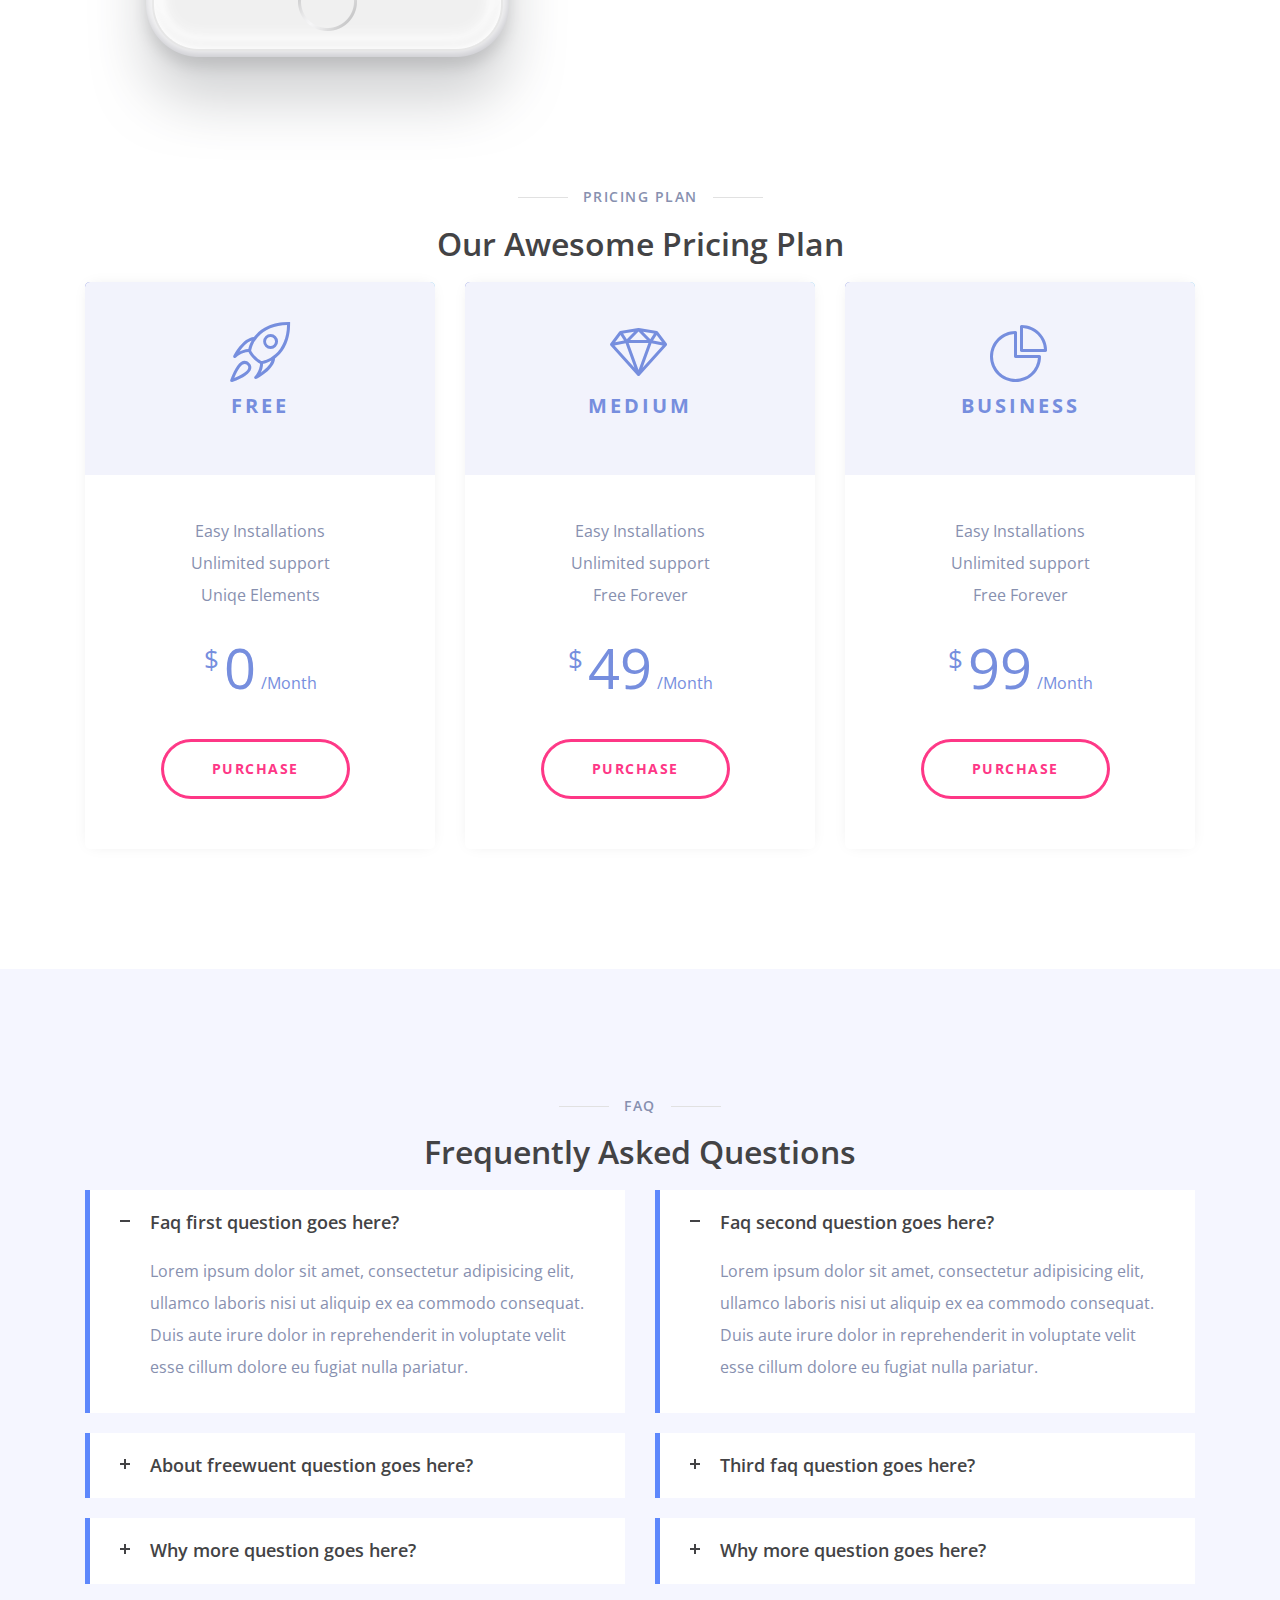
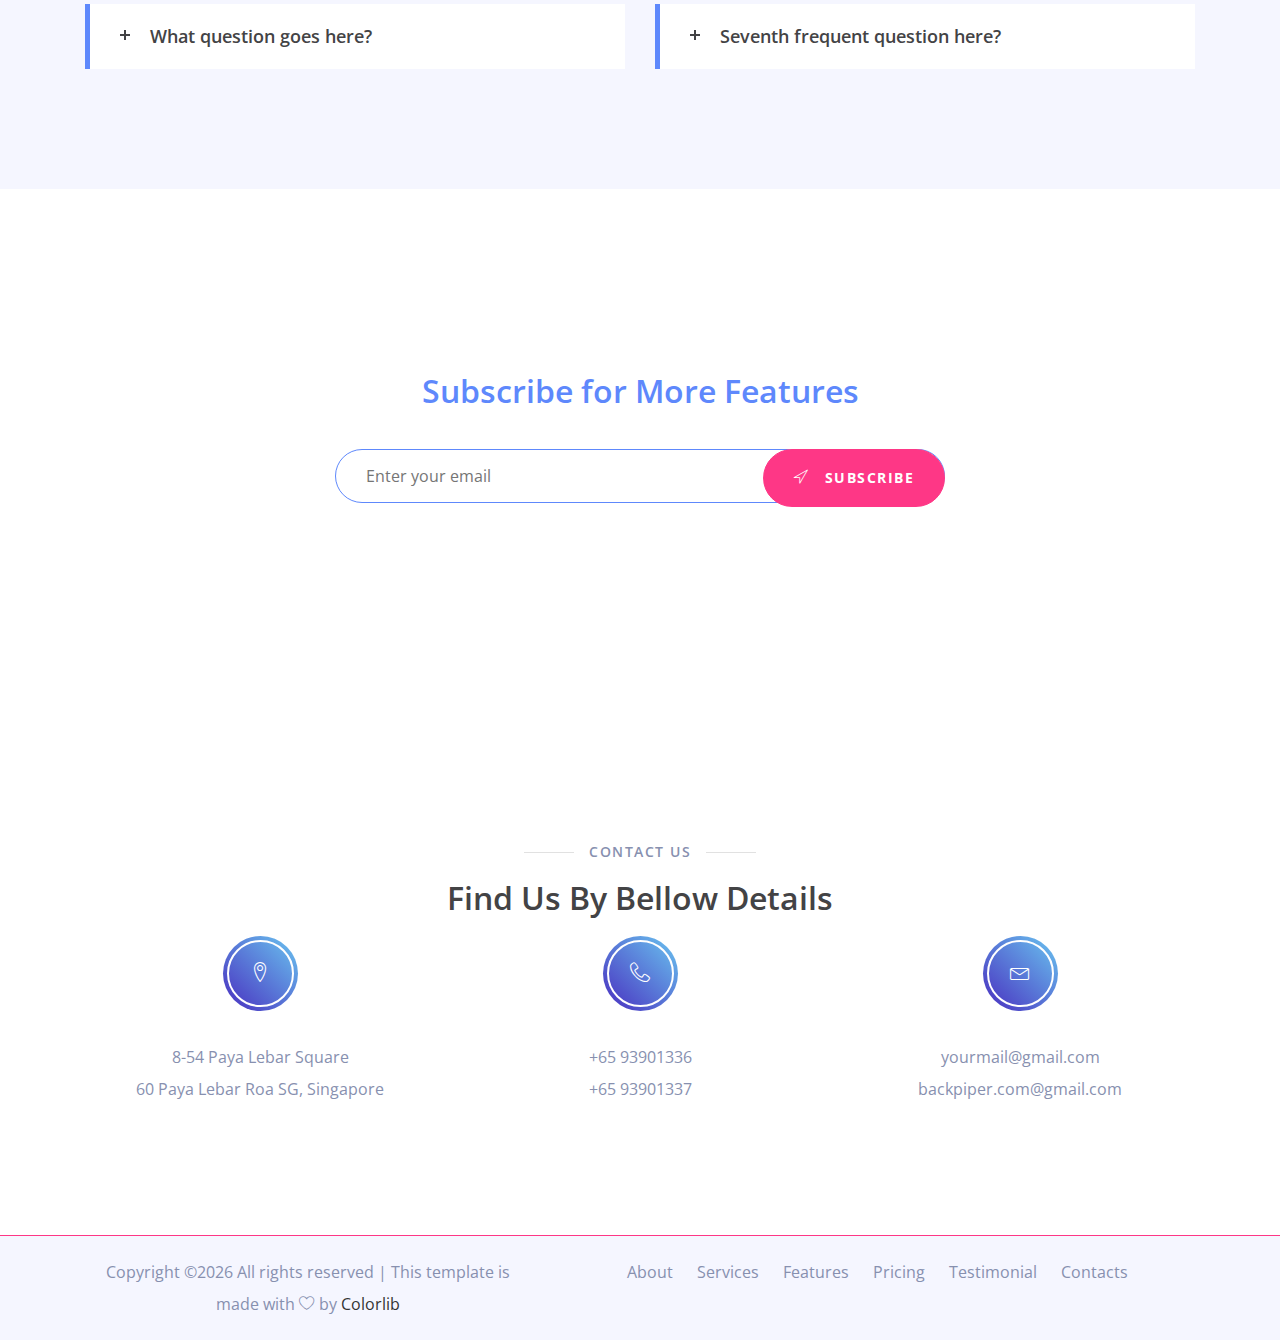
<file: index2.html>
<!doctype html>
<html class="no-js" lang="zxx">

<head>
    <meta charset="utf-8">
    <meta name="author" content="Sumon Rahman">
    <meta name="description" content="">
    <meta name="keywords" content="HTML,CSS,XML,JavaScript">
    <meta http-equiv="x-ua-compatible" content="ie=edge">
    <meta name="viewport" content="width=device-width, initial-scale=1.0">
    <!-- Title -->
    <title>Appy App Landing Template.</title>
    <!-- Place favicon.ico in the root directory -->
    <link rel="apple-touch-icon" href="images/apple-touch-icon.png">
    <link rel="shortcut icon" type="image/ico" href="images/favicon.ico" />
    <!-- Plugin-CSS -->
    <link rel="stylesheet" href="css/bootstrap.min.css">
    <link rel="stylesheet" href="css/owl.carousel.min.css">
    <link rel="stylesheet" href="css/linearicons.css">
    <link rel="stylesheet" href="css/magnific-popup.css">
    <link rel="stylesheet" href="css/animate.css">
    <!-- Main-Stylesheets -->
    <link rel="stylesheet" href="css/normalize.css">
    <link rel="stylesheet" href="style.css">
    <link rel="stylesheet" href="css/responsive.css">
    <script src="js/vendor/modernizr-2.8.3.min.js"></script>
    <!--[if lt IE 9]>
        <script src="//oss.maxcdn.com/html5shiv/3.7.2/html5shiv.min.js"></script>
        <script src="//oss.maxcdn.com/respond/1.4.2/respond.min.js"></script>
    <![endif]-->
</head>

<body data-spy="scroll" data-target=".mainmenu-area">
    <!-- Preloader-content -->
    <div class="preloader">
        <span><i class="lnr lnr-sun"></i></span>
    </div>
    <!-- MainMenu-Area -->
    <nav class="mainmenu-area" data-spy="affix" data-offset-top="200">
        <div class="container-fluid">
            <div class="navbar-header">
                <button type="button" class="navbar-toggle" data-toggle="collapse" data-target="#primary_menu">
                    <span class="icon-bar"></span>
                    <span class="icon-bar"></span>
                    <span class="icon-bar"></span>
                </button>
                <a class="navbar-brand" href="#"><img src="images/logo.png" alt="Logo"></a>
            </div>
            <div class="collapse navbar-collapse" id="primary_menu">
                <ul class="nav navbar-nav mainmenu">
                    <li class="active"><a href="#home_page">Home</a></li>
                    <li><a href="#about_page">About</a></li>
                    <li><a href="#features_page">Features</a></li>
                    <li><a href="#gallery_page">Gallery</a></li>
                    <li><a href="#price_page">Pricing</a></li>
                    <li><a href="#questions_page">FAQ</a></li>
                    <li><a href="blog.html">Blog</a></li>
                    <li><a href="#contact_page">Contacts</a></li>
                </ul>
                <div class="right-button hidden-xs">
                    <a href="#">Sign Up</a>
                </div>
            </div>
        </div>
    </nav>
    <!-- MainMenu-Area-End -->
    <!-- Home-Area -->
    <header class="home-area overlay angle" id="home_page">
        <div class="container">
            <div class="row">
                <div class="col-xs-12 hidden-sm col-md-5">
                    <figure class="mobile-image wow fadeInUp" data-wow-delay="0.2s">
                        <img src="images/header-mobile.png" alt="">
                    </figure>
                </div>
                <div class="col-xs-12 col-md-7">
                    <div class="space-80 hidden-xs"></div>
                    <h1 class="wow fadeInUp" data-wow-delay="0.4s">Start your amazing stuff through appy.</h1>
                    <div class="space-20"></div>
                    <div class="desc wow fadeInUp" data-wow-delay="0.6s">
                        <p>Lorem ipsum dolor sit amet, consectetur adipiing elit, sed do eiusmod tempor incididunt ut labore et laborused sed do eiusmod tempor incididunt ut labore et laborused.</p>
                    </div>
                    <div class="space-20"></div>
                    <a href="#" class="bttn-white wow fadeInUp" data-wow-delay="0.8s"><i class="lnr lnr-download"></i>Download App</a>
                </div>
            </div>
        </div>
    </header>
    <!-- Home-Area-End -->
    <!-- About-Area -->
    <section class="section-padding" id="about_page">
        <div class="container">
            <div class="row">
                <div class="col-xs-12 col-md-10 col-md-offset-1">
                    <div class="page-title text-center">
                        <img src="images/about-logo.png" alt="About Logo">
                        <div class="space-20"></div>
                        <h5 class="title">About Appy</h5>
                        <div class="space-30"></div>
                        <h3 class="blue-color">A beautiful app for consectetur adipisicing elit, sed do eiusmod tempor incididunt ut mollit anim id est laborum. Sedut perspiciatis unde omnis. </h3>
                        <div class="space-20"></div>
                        <p>Lorem ipsum dolor sit amet, consectetur adipiing elit, sed do eiusmod tempor incididunt ut labore et laborused sed do eiusmod tempor incididunt ut labore et laborused.</p>
                    </div>
                </div>
            </div>
        </div>
    </section>
    <!-- About-Area-End -->
    <!-- Progress-Area -->
    <section class="progress-area gray-bg" id="progress_page">
        <div class="container">
            <div class="row">
                <div class="col-xs-12 col-md-6">
                    <div class="page-title section-padding">
                        <h5 class="title wow fadeInUp" data-wow-delay="0.2s">Our Progress</h5>
                        <div class="space-10"></div>
                        <h3 class="dark-color wow fadeInUp" data-wow-delay="0.4s">Grat Application Ever</h3>
                        <div class="space-20"></div>
                        <div class="desc wow fadeInUp" data-wow-delay="0.6s">
                            <p>Lorem ipsum dolor sit amet, consectetur adipiing elit, sed do eiusmod tempor incididunt ut labore et laborused sed do eiusmod tempor incididunt ut labore et laborused.</p>
                        </div>
                        <div class="space-50"></div>
                        <a href="#" class="bttn-default wow fadeInUp" data-wow-delay="0.8s">Learn More</a>
                    </div>
                </div>
                <div class="col-xs-12 col-md-6">
                    <figure class="mobile-image">
                        <img src="images/progress-phone.png" alt="">
                    </figure>
                </div>
            </div>
        </div>
    </section>
    <!-- Progress-Area-End -->
    <!-- Video-Area -->
    <section class="video-area section-padding">
        <div class="container">
            <div class="row">
                <div class="col-xs-12 col-md-6">
                    <div class="video-photo">
                        <img src="images/video-image.jpg" alt="">
                        <a href="https://www.youtube.com/watch?v=ScrDhTsX0EQ" class="popup video-button">
                            <img src="images/play-button.png" alt="">
                        </a>
                    </div>
                </div>
                <div class="col-xs-12 col-md-5 col-md-offset-1">
                    <div class="space-60 hidden visible-xs"></div>
                    <div class="page-title">
                        <h5 class="title wow fadeInUp" data-wow-delay="0.2s">VIDEO FEATURES</h5>
                        <div class="space-10"></div>
                        <h3 class="dark-color wow fadeInUp" data-wow-delay="0.4s">Grat Application Ever</h3>
                        <div class="space-20"></div>
                        <div class="desc wow fadeInUp" data-wow-delay="0.6s">
                            <p>Lorem ipsum dolor sit amet, consectetur adipiing elit, sed do eiusmod tempor incididunt ut labore et laborused sed do eiusmod tempor incididunt ut labore et laborused.</p>
                        </div>
                        <div class="space-50"></div>
                        <a href="#" class="bttn-default wow fadeInUp" data-wow-delay="0.8s">Learn More</a>
                    </div>
                </div>
            </div>
        </div>
    </section>
    <!-- Video-Area-End -->
    <!-- Feature-Area -->
    <section class="feature-area section-padding-top" id="features_page">
        <div class="container">
            <div class="row">
                <div class="col-xs-12 col-sm-8 col-sm-offset-2">
                    <div class="page-title text-center">
                        <h5 class="title">Features</h5>
                        <div class="space-10"></div>
                        <h3>Pwoerful Features As Always</h3>
                        <div class="space-60"></div>
                    </div>
                </div>
            </div>
            <div class="row">
                <div class="col-xs-12 col-sm-6 col-md-4">
                    <div class="service-box wow fadeInUp" data-wow-delay="0.2s">
                        <div class="box-icon">
                            <i class="lnr lnr-rocket"></i>
                        </div>
                        <h4>Fast &amp; Powerful</h4>
                        <p>Lorem ipsum dolor sit amet, consectetur adipisicing elit.</p>
                    </div>
                    <div class="space-60"></div>
                    <div class="service-box wow fadeInUp" data-wow-delay="0.4s">
                        <div class="box-icon">
                            <i class="lnr lnr-paperclip"></i>
                        </div>
                        <h4>Easily Editable</h4>
                        <p>Lorem ipsum dolor sit amet, consectetur adipisicing elit.</p>
                    </div>
                    <div class="space-60"></div>
                    <div class="service-box wow fadeInUp" data-wow-delay="0.6s">
                        <div class="box-icon">
                            <i class="lnr lnr-cloud-download"></i>
                        </div>
                        <h4>Cloud Storage</h4>
                        <p>Lorem ipsum dolor sit amet, consectetur adipisicing elit.</p>
                    </div>
                    <div class="space-60"></div>
                </div>
                <div class="hidden-xs hidden-sm col-md-4">
                    <figure class="mobile-image">
                        <img src="images/feature-image.png" alt="Feature Photo">
                    </figure>
                </div>
                <div class="col-xs-12 col-sm-6 col-md-4">
                    <div class="service-box wow fadeInUp" data-wow-delay="0.2s">
                        <div class="box-icon">
                            <i class="lnr lnr-clock"></i>
                        </div>
                        <h4>Easy Notifications</h4>
                        <p>Lorem ipsum dolor sit amet, consectetur adipisicing elit.</p>
                    </div>
                    <div class="space-60"></div>
                    <div class="service-box wow fadeInUp" data-wow-delay="0.4s">
                        <div class="box-icon">
                            <i class="lnr lnr-laptop-phone"></i>
                        </div>
                        <h4>Fully Responsive</h4>
                        <p>Lorem ipsum dolor sit amet, consectetur adipisicing elit.</p>
                    </div>
                    <div class="space-60"></div>
                    <div class="service-box wow fadeInUp" data-wow-delay="0.6s">
                        <div class="box-icon">
                            <i class="lnr lnr-cog"></i>
                        </div>
                        <h4>Editable Layout</h4>
                        <p>Lorem ipsum dolor sit amet, consectetur adipisicing elit.</p>
                    </div>
                    <div class="space-60"></div>
                </div>
            </div>
        </div>
    </section>
    <!-- Feature-Area-End -->
    <!-- Testimonial-Area -->
    <section class="testimonial-area" id="testimonial_page">
        <div class="container">
            <div class="row">
                <div class="col-xs-12">
                    <div class="page-title text-center">
                        <h5 class="title">Testimonials</h5>
                        <h3 class="dark-color">Our Client Loves US</h3>
                        <div class="space-60"></div>
                    </div>
                </div>
            </div>
            <div class="row">
                <div class="col-xs-12">
                    <div class="team-slide">
                        <div class="team-box">
                            <div class="team-image">
                                <img src="images/team-1.png" alt="">
                            </div>
                            <h4>Ashekur Rahman</h4>
                            <h6 class="position">Art Dirrector</h6>
                            <p>Lorem ipsum dolor sit amet, conseg sed do eiusmod temput laborelaborus ed sed do eiusmod tempo.</p>
                        </div>
                        <div class="team-box">
                            <div class="team-image">
                                <img src="images/team-2.jpg" alt="">
                            </div>
                            <h4>Ashekur Rahman</h4>
                            <h6 class="position">Art Dirrector</h6>
                            <p>Lorem ipsum dolor sit amet, conseg sed do eiusmod temput laborelaborus ed sed do eiusmod tempo.</p>
                        </div>
                        <div class="team-box">
                            <div class="team-image">
                                <img src="images/team-3.jpg" alt="">
                            </div>
                            <h4>Ashekur Rahman</h4>
                            <h6 class="position">Art Dirrector</h6>
                            <p>Lorem ipsum dolor sit amet, conseg sed do eiusmod temput laborelaborus ed sed do eiusmod tempo.</p>
                        </div>
                        <div class="team-box">
                            <div class="team-image">
                                <img src="images/team-1.png" alt="">
                            </div>
                            <h4>Ashekur Rahman</h4>
                            <h6 class="position">Art Dirrector</h6>
                            <p>Lorem ipsum dolor sit amet, conseg sed do eiusmod temput laborelaborus ed sed do eiusmod tempo.</p>
                        </div>
                        <div class="team-box">
                            <div class="team-image">
                                <img src="images/team-2.jpg" alt="">
                            </div>
                            <h4>Ashekur Rahman</h4>
                            <h6 class="position">Art Dirrector</h6>
                            <p>Lorem ipsum dolor sit amet, conseg sed do eiusmod temput laborelaborus ed sed do eiusmod tempo.</p>
                        </div>
                        <div class="team-box">
                            <div class="team-image">
                                <img src="images/team-3.jpg" alt="">
                            </div>
                            <h4>Ashekur Rahman</h4>
                            <h6 class="position">Art Dirrector</h6>
                            <p>Lorem ipsum dolor sit amet, conseg sed do eiusmod temput laborelaborus ed sed do eiusmod tempo.</p>
                        </div>
                    </div>
                </div>
            </div>
        </div>
    </section>
    <!-- Testimonial-Area-End -->
    <!-- Gallery-Area -->
    <section class="gallery-area section-padding angle" id="gallery_page">
        <div class="container-fluid">
            <div class="row">
                <div class="col-xs-12 col-sm-6 gallery-slider">
                    <div class="gallery-slide">
                        <div class="item"><img src="images/gallery-1.jpg" alt=""></div>
                        <div class="item"><img src="images/gallery-2.jpg" alt=""></div>
                        <div class="item"><img src="images/gallery-3.jpg" alt=""></div>
                        <div class="item"><img src="images/gallery-4.jpg" alt=""></div>
                        <div class="item"><img src="images/gallery-1.jpg" alt=""></div>
                        <div class="item"><img src="images/gallery-2.jpg" alt=""></div>
                        <div class="item"><img src="images/gallery-3.jpg" alt=""></div>
                        <div class="item"><img src="images/gallery-1.jpg" alt=""></div>
                        <div class="item"><img src="images/gallery-2.jpg" alt=""></div>
                        <div class="item"><img src="images/gallery-3.jpg" alt=""></div>
                        <div class="item"><img src="images/gallery-4.jpg" alt=""></div>
                        <div class="item"><img src="images/gallery-1.jpg" alt=""></div>
                        <div class="item"><img src="images/gallery-2.jpg" alt=""></div>
                        <div class="item"><img src="images/gallery-3.jpg" alt=""></div>
                    </div>
                </div>
                <div class="col-xs-12 col-sm-5 col-lg-3">
                    <div class="page-title">
                        <h5 class="white-color title wow fadeInUp" data-wow-delay="0.2s">Screenshots</h5>
                        <div class="space-10"></div>
                        <h3 class="white-color wow fadeInUp" data-wow-delay="0.4s">Screenshot 01</h3>
                    </div>
                    <div class="space-20"></div>
                    <div class="desc wow fadeInUp" data-wow-delay="0.6s">
                        <p>Lorem ipsum dolor sit amet, consectetur adipiing elit, sed do eiusmod tempor incididunt ut labore et laborused sed do eiusmod tempor incididunt ut labore et laborused.</p>
                    </div>
                    <div class="space-50"></div>
                    <a href="#" class="bttn-default wow fadeInUp" data-wow-delay="0.8s">Learn More</a>
                </div>
            </div>
        </div>
    </section>
    <!-- Gallery-Area-End -->
    <!-- How-To-Use -->
    <section class="section-padding">
        <div class="container">
            <div class="row">
                <div class="col-xs-12 col-sm-6">
                    <div class="page-title">
                        <h5 class="title wow fadeInUp" data-wow-delay="0.2s">Our features</h5>
                        <div class="space-10"></div>
                        <h3 class="dark-color wow fadeInUp" data-wow-delay="0.4s">Aour Approach of Design is Prety Simple and Clear</h3>
                    </div>
                    <div class="space-20"></div>
                    <div class="desc wow fadeInUp" data-wow-delay="0.6s">
                        <p>Lorem ipsum dolor sit amet, consectetur adipiing elit, sed do eiusmod tempor incididunt ut labore et laborused sed do eiusmod tempor incididunt ut labore et laborused.</p>
                    </div>
                    <div class="space-50"></div>
                    <a href="#" class="bttn-default wow fadeInUp" data-wow-delay="0.8s">Learn More</a>
                </div>
                <div class="col-xs-12 col-sm-6 col-md-5 col-md-offset-1">
                    <div class="space-60 hidden visible-xs"></div>
                    <div class="service-box wow fadeInUp" data-wow-delay="0.2s">
                        <div class="box-icon">
                            <i class="lnr lnr-clock"></i>
                        </div>
                        <h4>Easy Notifications</h4>
                        <p>Lorem ipsum dolor sit amet, consectetur adipisicing elit, sed do eiusmod tempor.</p>
                    </div>
                    <div class="space-50"></div>
                    <div class="service-box wow fadeInUp" data-wow-delay="0.2s">
                        <div class="box-icon">
                            <i class="lnr lnr-laptop-phone"></i>
                        </div>
                        <h4>Fully Responsive</h4>
                        <p>Lorem ipsum dolor sit amet, consectetur adipisicing elit, sed do eiusmod tempor.</p>
                    </div>
                    <div class="space-50"></div>
                    <div class="service-box wow fadeInUp" data-wow-delay="0.2s">
                        <div class="box-icon">
                            <i class="lnr lnr-cog"></i>
                        </div>
                        <h4>Editable Layout</h4>
                        <p>Lorem ipsum dolor sit amet, consectetur adipisicing elit, sed do eiusmod tempor.</p>
                    </div>
                </div>
            </div>
        </div>
    </section>
    <!-- How-To-Use-End -->
    <!-- Download-Area -->
    <div class="download-area overlay">
        <div class="container">
            <div class="row">
                <div class="col-xs-12 col-sm-6 hidden-sm">
                    <figure class="mobile-image">
                        <img src="images/download-image.png" alt="">
                    </figure>
                </div>
                <div class="col-xs-12 col-md-6 section-padding">
                    <h3 class="white-color">Download The App</h3>
                    <div class="space-20"></div>
                    <p>Lorem ipsum dolor sit amet, consectetur adipisicing elit. Quibusdam possimus eaque magnam eum praesentium unde.</p>
                    <div class="space-60"></div>
                    <a href="#" class="bttn-white sq"><img src="images/apple-icon.png" alt="apple icon"> Apple Store</a>
                    <a href="#" class="bttn-white sq"><img src="images/play-store-icon.png" alt="Play Store Icon"> Play Store</a>
                </div>
            </div>
        </div>
    </div>
    <!-- Download-Area-End -->
    <!--Price-Area -->
    <section class="section-padding price-area" id="price_page">
        <div class="container">
            <div class="row">
                <div class="col-xs-12">
                    <div class="page-title text-center">
                        <h5 class="title">Pricing Plan</h5>
                        <h3 class="dark-color">Our Awesome Pricing Plan</h3>
                        <div class="space-60"></div>
                    </div>
                </div>
            </div>
            <div class="row">
                <div class="col-xs-12 col-sm-4">
                    <div class="price-box">
                        <div class="price-header">
                            <div class="price-icon">
                                <span class="lnr lnr-rocket"></span>
                            </div>
                            <h4 class="upper">Free</h4>
                        </div>
                        <div class="price-body">
                            <ul>
                                <li>Easy Installations</li>
                                <li>Unlimited support</li>
                                <li>Uniqe Elements</li>
                            </ul>
                        </div>
                        <div class="price-rate">
                            <sup>&#36;</sup> <span class="rate">0</span> <small>/Month</small>
                        </div>
                        <div class="price-footer">
                            <a href="#" class="bttn-white">Purchase</a>
                        </div>
                    </div>
                    <div class="space-30 hidden visible-xs"></div>
                </div>
                <div class="col-xs-12 col-sm-4">
                    <div class="price-box">
                        <div class="price-header">
                            <div class="price-icon">
                                <span class="lnr lnr-diamond"></span>
                            </div>
                            <h4 class="upper">Medium</h4>
                        </div>
                        <div class="price-body">
                            <ul>
                                <li>Easy Installations</li>
                                <li>Unlimited support</li>
                                <li>Free Forever</li>
                            </ul>
                        </div>
                        <div class="price-rate">
                            <sup>&#36;</sup> <span class="rate">49</span> <small>/Month</small>
                        </div>
                        <div class="price-footer">
                            <a href="#" class="bttn-white">Purchase</a>
                        </div>
                    </div>
                    <div class="space-30 hidden visible-xs"></div>
                </div>
                <div class="col-xs-12 col-sm-4">
                    <div class="price-box">
                        <div class="price-header">
                            <div class="price-icon">
                                <span class="lnr lnr-pie-chart"></span>
                            </div>
                            <h4 class="upper">Business</h4>
                        </div>
                        <div class="price-body">
                            <ul>
                                <li>Easy Installations</li>
                                <li>Unlimited support</li>
                                <li>Free Forever</li>
                            </ul>
                        </div>
                        <div class="price-rate">
                            <sup>&#36;</sup> <span class="rate">99</span> <small>/Month</small>
                        </div>
                        <div class="price-footer">
                            <a href="#" class="bttn-white">Purchase</a>
                        </div>
                    </div>
                </div>
            </div>
        </div>
    </section>
    <!--Price-Area-End -->
    <!--Questions-Area -->
    <section id="questions_page" class="questions-area section-padding">
        <div class="container">
            <div class="row">
                <div class="col-xs-12">
                    <div class="page-title text-center">
                        <h5 class="title">FAQ</h5>
                        <h3 class="dark-color">Frequently Asked Questions</h3>
                        <div class="space-60"></div>
                    </div>
                </div>
            </div>
            <div class="row">
                <div class="col-xs-12 col-sm-6">
                    <div class="toggole-boxs">
                        <h3>Faq first question goes here? </h3>
                        <div>
                            <p>Lorem ipsum dolor sit amet, consectetur adipisicing elit, ullamco laboris nisi ut aliquip ex ea commodo consequat. Duis aute irure dolor in reprehenderit in voluptate velit esse cillum dolore eu fugiat nulla pariatur.</p>
                        </div>
                        <h3>About freewuent question goes here? </h3>
                        <div>
                            <p>Lorem ipsum dolor sit amet, consectetur adipisicing elit, ullamco laboris nisi ut aliquip ex ea commodo consequat. Duis aute irure dolor in reprehenderit in voluptate velit esse cillum dolore eu fugiat nulla pariatur.</p>
                        </div>
                        <h3>Why more question goes here? </h3>
                        <div>
                            <p>Lorem ipsum dolor sit amet, consectetur adipisicing elit, ullamco laboris nisi ut aliquip ex ea commodo consequat. Duis aute irure dolor in reprehenderit in voluptate velit esse cillum dolore eu fugiat nulla pariatur.</p>
                        </div>
                        <h3>What question goes here? </h3>
                        <div>
                            <p>Lorem ipsum dolor sit amet, consectetur adipisicing elit, ullamco laboris nisi ut aliquip ex ea commodo consequat. Duis aute irure dolor in reprehenderit in voluptate velit esse cillum dolore eu fugiat nulla pariatur.</p>
                        </div>
                    </div>
                </div>
                <div class="col-xs-12 col-sm-6">
                    <div class="space-20 hidden visible-xs"></div>
                    <div class="toggole-boxs">
                        <h3>Faq second question goes here? </h3>
                        <div>
                            <p>Lorem ipsum dolor sit amet, consectetur adipisicing elit, ullamco laboris nisi ut aliquip ex ea commodo consequat. Duis aute irure dolor in reprehenderit in voluptate velit esse cillum dolore eu fugiat nulla pariatur.</p>
                        </div>
                        <h3>Third faq question goes here? </h3>
                        <div>
                            <p>Lorem ipsum dolor sit amet, consectetur adipisicing elit, ullamco laboris nisi ut aliquip ex ea commodo consequat. Duis aute irure dolor in reprehenderit in voluptate velit esse cillum dolore eu fugiat nulla pariatur.</p>
                        </div>
                        <h3>Why more question goes here? </h3>
                        <div>
                            <p>Lorem ipsum dolor sit amet, consectetur adipisicing elit, ullamco laboris nisi ut aliquip ex ea commodo consequat. Duis aute irure dolor in reprehenderit in voluptate velit esse cillum dolore eu fugiat nulla pariatur.</p>
                        </div>
                        <h3>Seventh frequent question here? </h3>
                        <div>
                            <p>Lorem ipsum dolor sit amet, consectetur adipisicing elit, ullamco laboris nisi ut aliquip ex ea commodo consequat. Duis aute irure dolor in reprehenderit in voluptate velit esse cillum dolore eu fugiat nulla pariatur.</p>
                        </div>
                    </div>
                </div>
            </div>
        </div>
    </section>
    <!--Questions-Area-End -->
    <!-- Subscribe-Form -->
    <div class="subscribe-area section-padding">
        <div class="container">
            <div class="row">
                <div class="col-xs-12 col-sm-8 col-sm-offset-2">
                    <div class="subscribe-form text-center">
                        <h3 class="blue-color">Subscribe for More Features</h3>
                        <div class="space-20"></div>
                        <form id="mc-form">
                            <input type="email" class="control" placeholder="Enter your email" required="required" id="mc-email">
                            <button class="bttn-white active" type="submit"><span class="lnr lnr-location"></span> Subscribe</button>
                            <label class="mt10" for="mc-email"></label>
                        </form>
                    </div>
                </div>
            </div>
        </div>
    </div>
    <!-- Subscribe-Form-Area -->
    <!-- Footer-Area -->
    <footer class="footer-area" id="contact_page">
        <div class="section-padding">
            <div class="container">
                <div class="row">
                    <div class="col-xs-12">
                        <div class="page-title text-center">
                            <h5 class="title">Contact US</h5>
                            <h3 class="dark-color">Find Us By Bellow Details</h3>
                            <div class="space-60"></div>
                        </div>
                    </div>
                </div>
                <div class="row">
                    <div class="col-xs-12 col-sm-4">
                        <div class="footer-box">
                            <div class="box-icon">
                                <span class="lnr lnr-map-marker"></span>
                            </div>
                            <p>8-54 Paya Lebar Square <br /> 60 Paya Lebar Roa SG, Singapore</p>
                        </div>
                        <div class="space-30 hidden visible-xs"></div>
                    </div>
                    <div class="col-xs-12 col-sm-4">
                        <div class="footer-box">
                            <div class="box-icon">
                                <span class="lnr lnr-phone-handset"></span>
                            </div>
                            <p>+65 93901336 <br /> +65 93901337</p>
                        </div>
                        <div class="space-30 hidden visible-xs"></div>
                    </div>
                    <div class="col-xs-12 col-sm-4">
                        <div class="footer-box">
                            <div class="box-icon">
                                <span class="lnr lnr-envelope"></span>
                            </div>
                            <p>yourmail@gmail.com <br /> backpiper.com@gmail.com
                            </p>
                        </div>
                    </div>
                </div>
            </div>
        </div>
        <!-- Footer-Bootom -->
        <div class="footer-bottom">
            <div class="container">
                <div class="row">
                    <div class="col-xs-12 col-md-5">
                        <!-- Link back to Colorlib can't be removed. Template is licensed under CC BY 3.0. -->
            <span>Copyright &copy;<script>document.write(new Date().getFullYear());</script> All rights reserved | This template is made with <i class="lnr lnr-heart" aria-hidden="true"></i> by <a href="https://colorlib.com" target="_blank">Colorlib</a></span>
            <!-- Link back to Colorlib can't be removed. Template is licensed under CC BY 3.0. -->
                        <div class="space-30 hidden visible-xs"></div>
                    </div>
                    <div class="col-xs-12 col-md-7">
                        <div class="footer-menu">
                            <ul>
                                <li><a href="#">About</a></li>
                                <li><a href="#">Services</a></li>
                                <li><a href="#">Features</a></li>
                                <li><a href="#">Pricing</a></li>
                                <li><a href="#">Testimonial</a></li>
                                <li><a href="#">Contacts</a></li>
                            </ul>
                        </div>
                    </div>
                </div>
            </div>
        </div>
        <!-- Footer-Bootom-End -->
    </footer>
    <!-- Footer-Area-End -->
    <!--Vendor-JS-->
    <script src="js/vendor/jquery-1.12.4.min.js"></script>
    <script src="js/vendor/jquery-ui.js"></script>
    <script src="js/vendor/bootstrap.min.js"></script>
    <!--Plugin-JS-->
    <script src="js/owl.carousel.min.js"></script>
    <script src="js/contact-form.js"></script>
    <script src="js/ajaxchimp.js"></script>
    <script src="js/scrollUp.min.js"></script>
    <script src="js/magnific-popup.min.js"></script>
    <script src="js/wow.min.js"></script>
    <!--Main-active-JS-->
    <script src="js/main.js"></script>
</body>

</html>
</file>
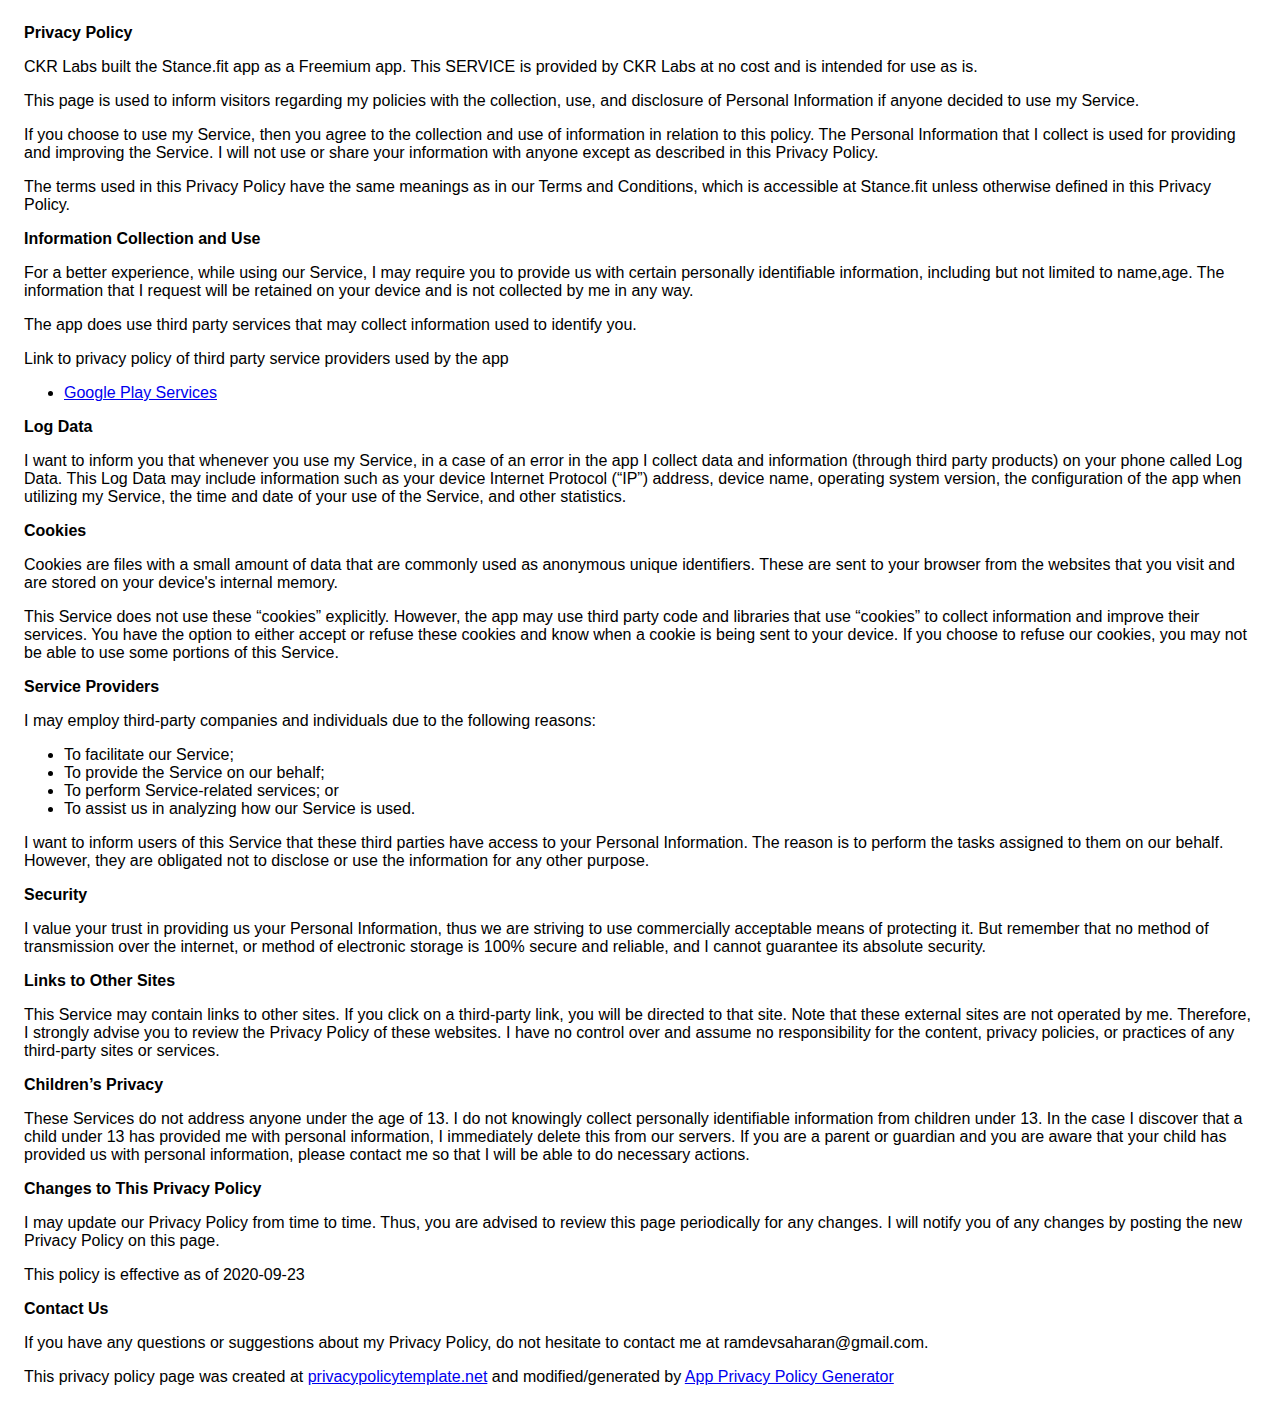
<file: privacyPolicy.html>
<!DOCTYPE html>
    <html>
    <head>
      <meta charset='utf-8'>
      <meta name='viewport' content='width=device-width'>
      <title>Privacy Policy</title>
      <style> body { font-family: 'Helvetica Neue', Helvetica, Arial, sans-serif; padding:1em; } </style>
    </head>
    <body>
    <strong>Privacy Policy</strong> <p>
                  CKR Labs built the Stance.fit app as
                  a Freemium app. This SERVICE is provided by
                  CKR Labs at no cost and is intended for use as
                  is.
                </p> <p>
                  This page is used to inform visitors regarding my
                  policies with the collection, use, and disclosure of Personal
                  Information if anyone decided to use my Service.
                </p> <p>
                  If you choose to use my Service, then you agree to
                  the collection and use of information in relation to this
                  policy. The Personal Information that I collect is
                  used for providing and improving the Service. I will not use or share your information with
                  anyone except as described in this Privacy Policy.
                </p> <p>
                  The terms used in this Privacy Policy have the same meanings
                  as in our Terms and Conditions, which is accessible at
                  Stance.fit unless otherwise defined in this Privacy Policy.
                </p> <p><strong>Information Collection and Use</strong></p> <p>
                  For a better experience, while using our Service, I
                  may require you to provide us with certain personally
                  identifiable information, including but not limited to name,age. The information that
                  I request will be retained on your device and is not collected by me in any way.
                </p> <div><p>
                    The app does use third party services that may collect
                    information used to identify you.
                  </p> <p>
                    Link to privacy policy of third party service providers used
                    by the app
                  </p> <ul><li><a href="https://www.google.com/policies/privacy/" target="_blank" rel="noopener noreferrer">Google Play Services</a></li><!----><!----><!----><!----><!----><!----><!----><!----><!----><!----><!----><!----><!----><!----><!----><!----><!----><!----><!----><!----><!----><!----><!----></ul></div> <p><strong>Log Data</strong></p> <p>
                  I want to inform you that whenever you
                  use my Service, in a case of an error in the app
                  I collect data and information (through third party
                  products) on your phone called Log Data. This Log Data may
                  include information such as your device Internet Protocol
                  (“IP”) address, device name, operating system version, the
                  configuration of the app when utilizing my Service,
                  the time and date of your use of the Service, and other
                  statistics.
                </p> <p><strong>Cookies</strong></p> <p>
                  Cookies are files with a small amount of data that are
                  commonly used as anonymous unique identifiers. These are sent
                  to your browser from the websites that you visit and are
                  stored on your device's internal memory.
                </p> <p>
                  This Service does not use these “cookies” explicitly. However,
                  the app may use third party code and libraries that use
                  “cookies” to collect information and improve their services.
                  You have the option to either accept or refuse these cookies
                  and know when a cookie is being sent to your device. If you
                  choose to refuse our cookies, you may not be able to use some
                  portions of this Service.
                </p> <p><strong>Service Providers</strong></p> <p>
                  I may employ third-party companies and
                  individuals due to the following reasons:
                </p> <ul><li>To facilitate our Service;</li> <li>To provide the Service on our behalf;</li> <li>To perform Service-related services; or</li> <li>To assist us in analyzing how our Service is used.</li></ul> <p>
                  I want to inform users of this Service
                  that these third parties have access to your Personal
                  Information. The reason is to perform the tasks assigned to
                  them on our behalf. However, they are obligated not to
                  disclose or use the information for any other purpose.
                </p> <p><strong>Security</strong></p> <p>
                  I value your trust in providing us your
                  Personal Information, thus we are striving to use commercially
                  acceptable means of protecting it. But remember that no method
                  of transmission over the internet, or method of electronic
                  storage is 100% secure and reliable, and I cannot
                  guarantee its absolute security.
                </p> <p><strong>Links to Other Sites</strong></p> <p>
                  This Service may contain links to other sites. If you click on
                  a third-party link, you will be directed to that site. Note
                  that these external sites are not operated by me.
                  Therefore, I strongly advise you to review the
                  Privacy Policy of these websites. I have
                  no control over and assume no responsibility for the content,
                  privacy policies, or practices of any third-party sites or
                  services.
                </p> <p><strong>Children’s Privacy</strong></p> <p>
                  These Services do not address anyone under the age of 13.
                  I do not knowingly collect personally
                  identifiable information from children under 13. In the case
                  I discover that a child under 13 has provided
                  me with personal information, I immediately
                  delete this from our servers. If you are a parent or guardian
                  and you are aware that your child has provided us with
                  personal information, please contact me so that
                  I will be able to do necessary actions.
                </p> <p><strong>Changes to This Privacy Policy</strong></p> <p>
                  I may update our Privacy Policy from
                  time to time. Thus, you are advised to review this page
                  periodically for any changes. I will
                  notify you of any changes by posting the new Privacy Policy on
                  this page.
                </p> <p>This policy is effective as of 2020-09-23</p> <p><strong>Contact Us</strong></p> <p>
                  If you have any questions or suggestions about my
                  Privacy Policy, do not hesitate to contact me at ramdevsaharan@gmail.com.
                </p> <p>
                  This privacy policy page was created at
                  <a href="https://privacypolicytemplate.net" target="_blank" rel="noopener noreferrer">privacypolicytemplate.net</a>
                  and modified/generated by
                  <a href="https://app-privacy-policy-generator.firebaseapp.com/" target="_blank" rel="noopener noreferrer">App Privacy Policy Generator</a></p>
    </body>
    </html>
</file>
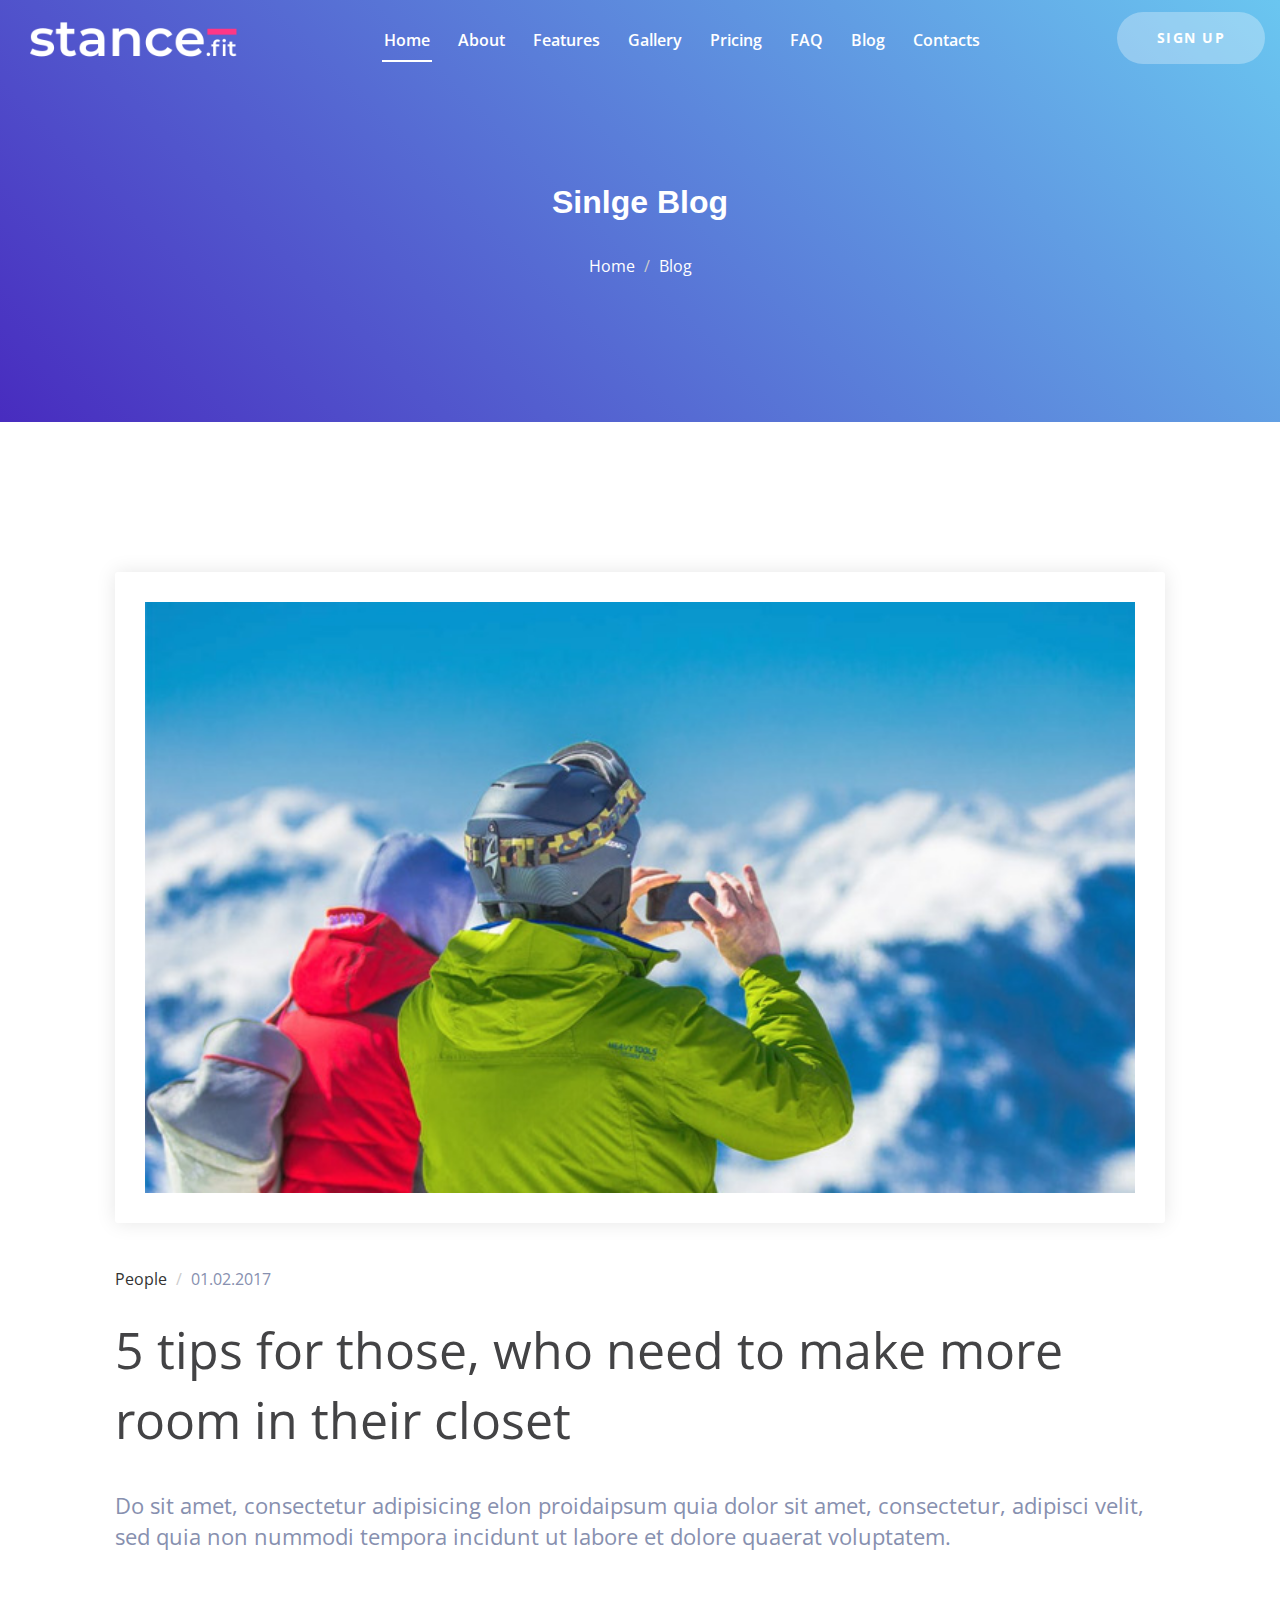
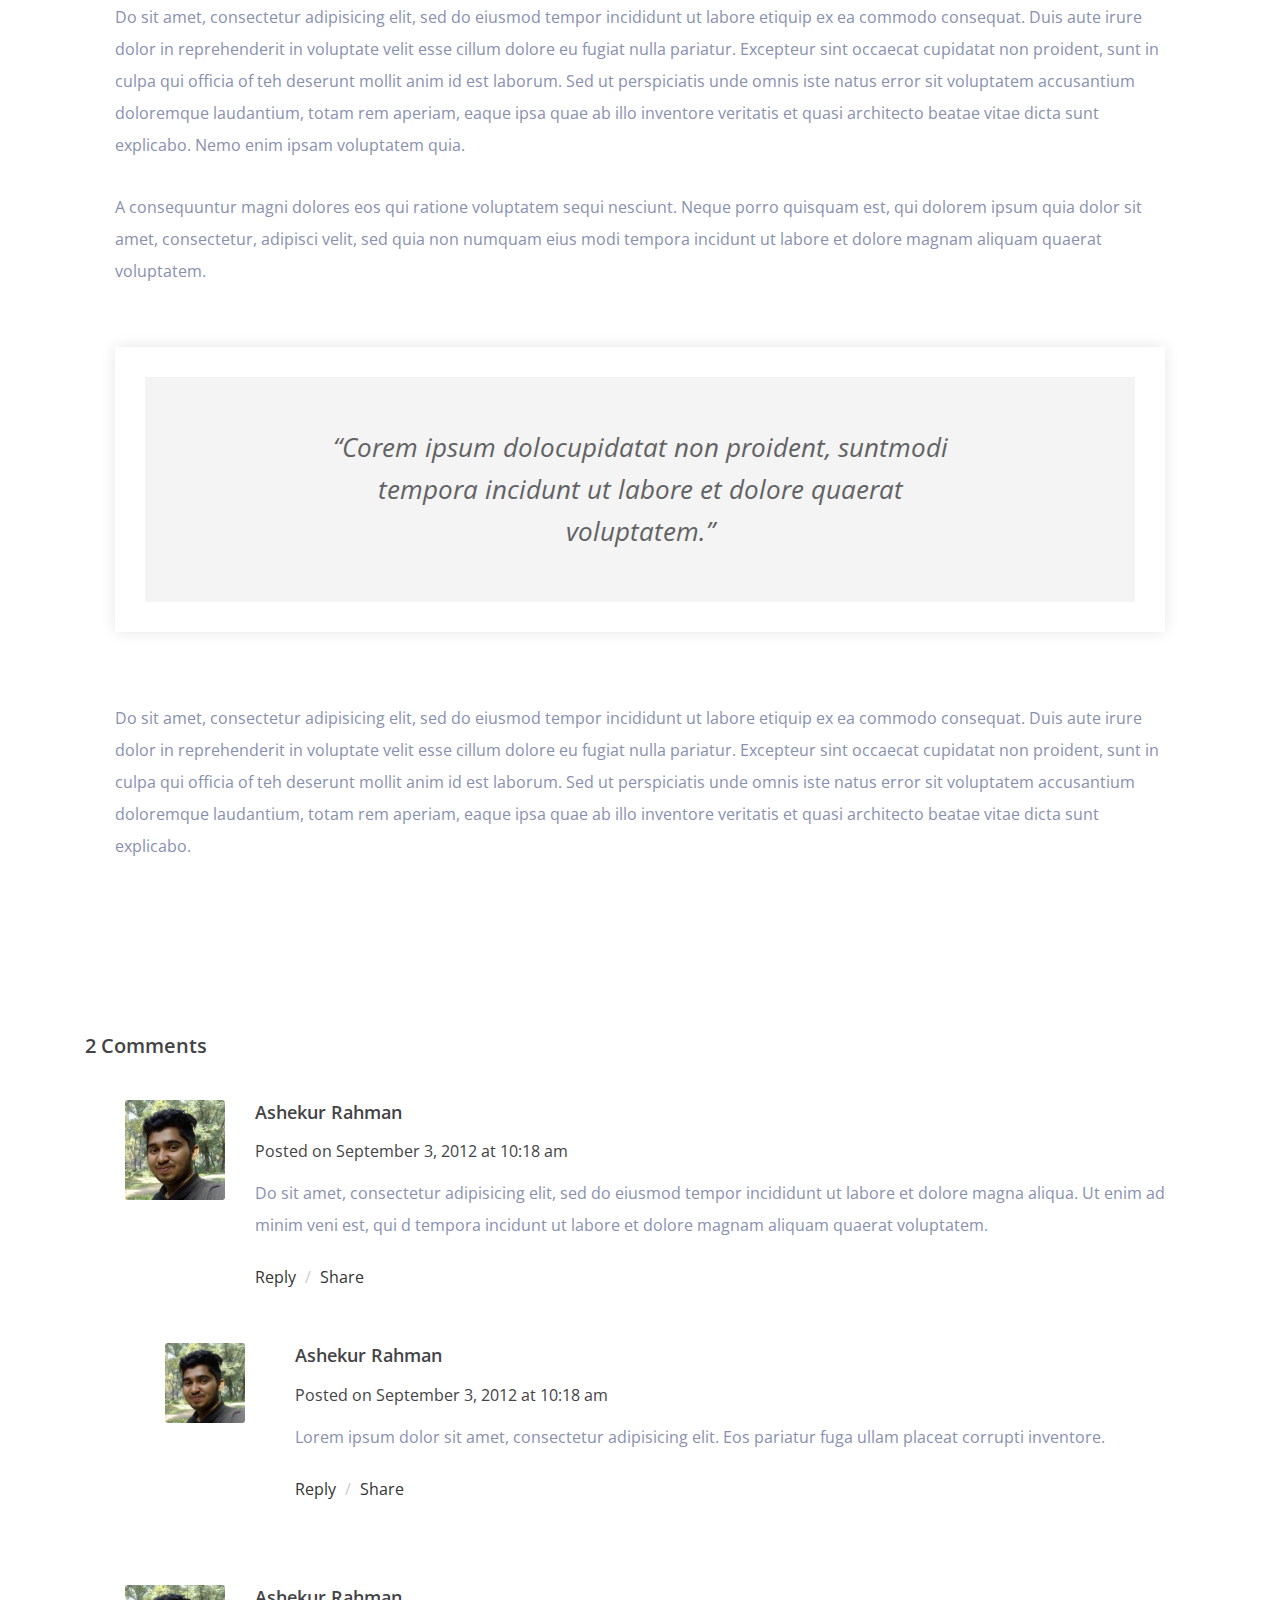
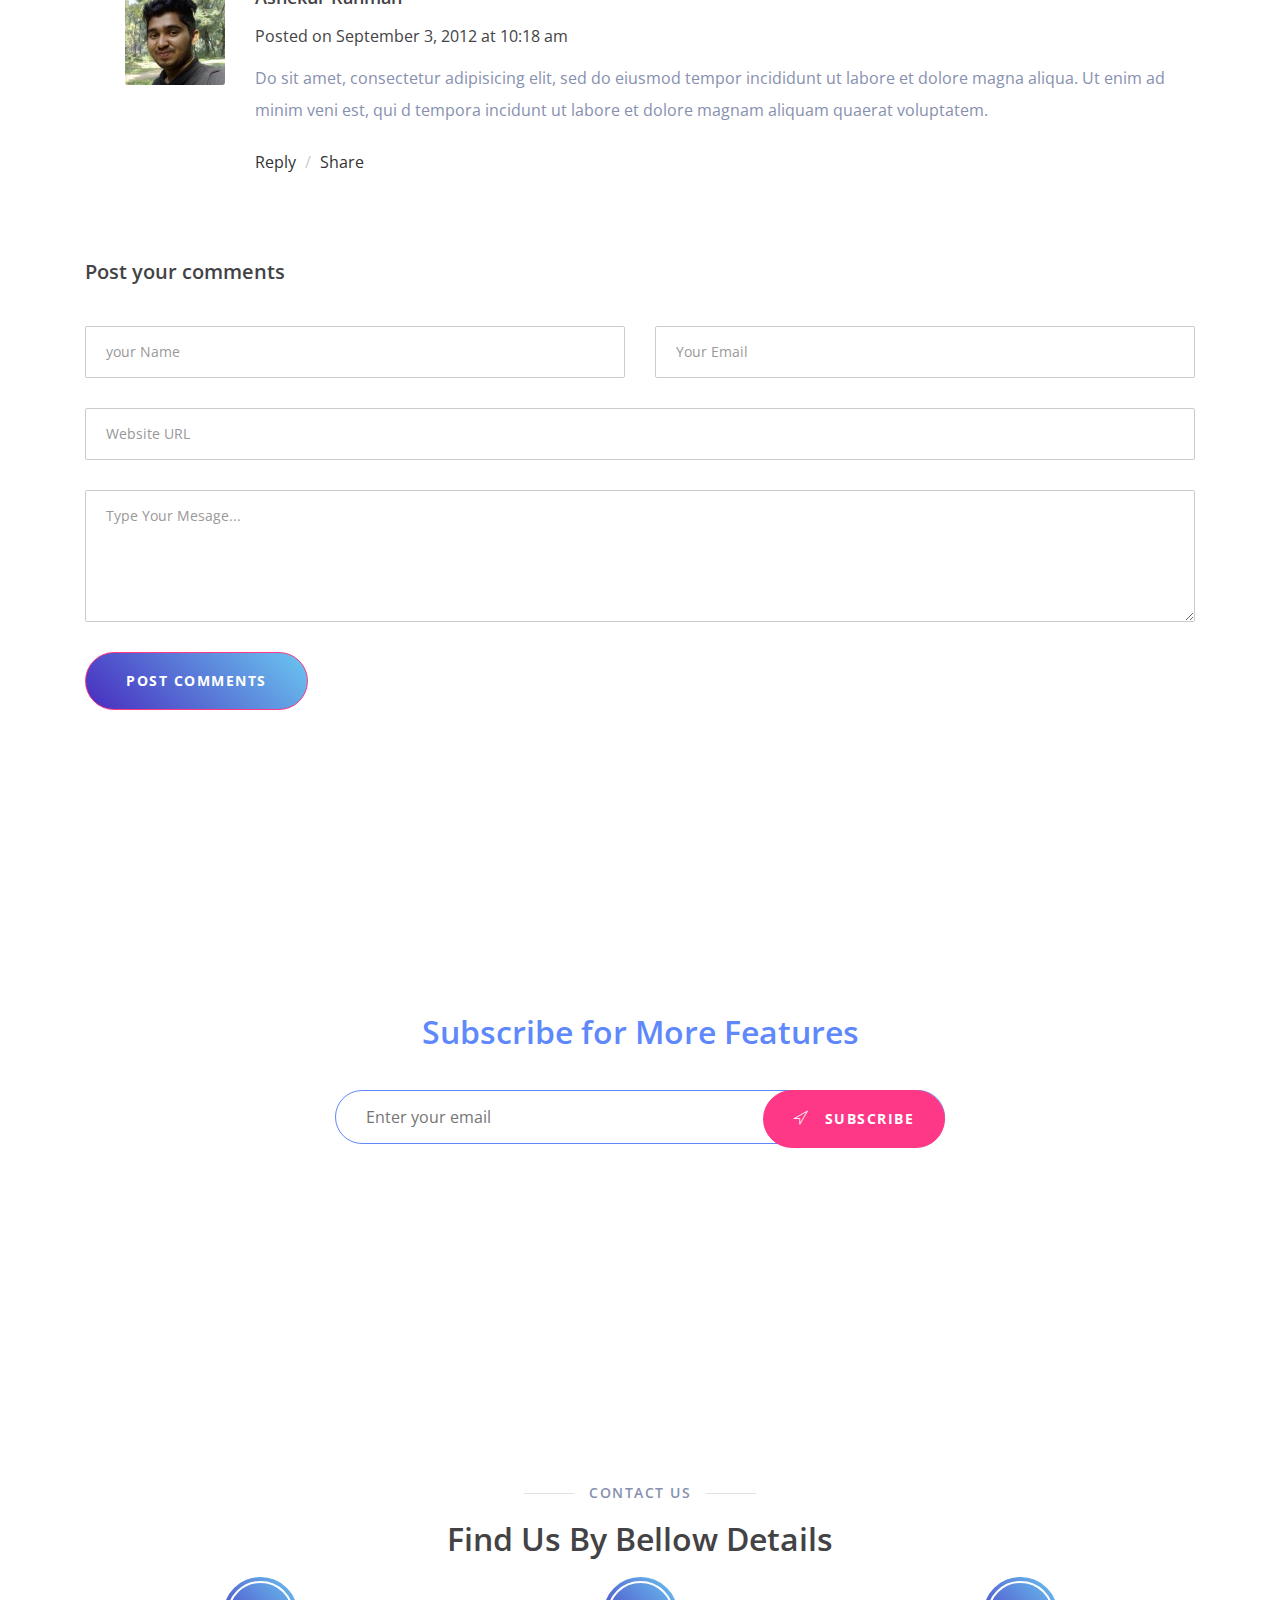
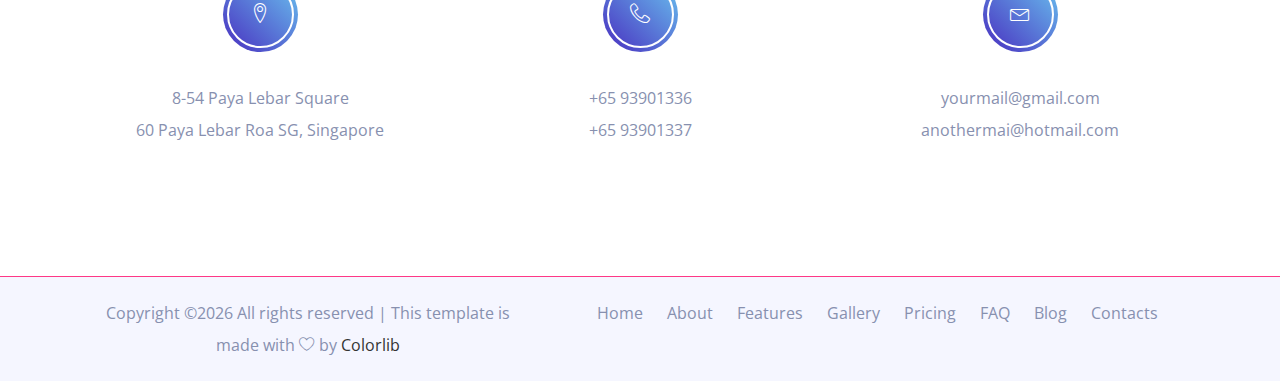
<file: single.html>
<!doctype html>
<html class="no-js" lang="zxx">

<head>
    <meta charset="utf-8">
    <meta name="author" content="Ashekur Rahman">
    <meta name="description" content="">
    <meta name="keywords" content="HTML,CSS,XML,JavaScript">
    <meta http-equiv="x-ua-compatible" content="ie=edge">
    <meta name="viewport" content="width=device-width, initial-scale=1.0">
    <!-- Title -->
    <title>Appy | Single Blog Page</title>
    <!-- Place favicon.ico in the root directory -->
    <link rel="apple-touch-icon" href="images/apple-touch-icon.png">
    <link rel="shortcut icon" type="image/ico" href="images/favicon.ico" />
    <!-- Plugin-CSS -->
    <link rel="stylesheet" href="css/bootstrap.min.css">
    <link rel="stylesheet" href="css/owl.carousel.min.css">
    <link rel="stylesheet" href="css/linearicons.css">
    <link rel="stylesheet" href="css/magnific-popup.css">
    <link rel="stylesheet" href="css/animate.css">
    <!-- Main-Stylesheets -->
    <link rel="stylesheet" href="css/normalize.css">
    <link rel="stylesheet" href="style.css">
    <link rel="stylesheet" href="css/responsive.css">
    <script src="js/vendor/modernizr-2.8.3.min.js"></script>
    <!--[if lt IE 9]>
        <script src="//oss.maxcdn.com/html5shiv/3.7.2/html5shiv.min.js"></script>
        <script src="//oss.maxcdn.com/respond/1.4.2/respond.min.js"></script>
    <![endif]-->
</head>

<body class="single-post" data-spy="scroll" data-target=".mainmenu-area">
    <!-- Preloader-content -->
    <div class="preloader">
        <span><i class="lnr lnr-sun"></i></span>
    </div>
    <!-- MainMenu-Area -->
    <nav class="mainmenu-area" data-spy="affix" data-offset-top="200">
        <div class="container-fluid">
            <div class="navbar-header">
                <button type="button" class="navbar-toggle" data-toggle="collapse" data-target="#primary_menu">
                    <span class="icon-bar"></span>
                    <span class="icon-bar"></span>
                    <span class="icon-bar"></span>
                </button>
                <a class="navbar-brand" href="#"><img src="images/logo.png" alt="Logo"></a>
            </div>
            <div class="collapse navbar-collapse" id="primary_menu">
                <ul class="nav navbar-nav mainmenu">
                    <li class="active"><a href="index.html#home_page">Home</a></li>
                    <li><a href="index.html#about_page">About</a></li>
                    <li><a href="index.html#features_page">Features</a></li>
                    <li><a href="index.html#gallery_page">Gallery</a></li>
                    <li><a href="index.html#price_page">Pricing</a></li>
                    <li><a href="index.html#questions_page">FAQ</a></li>
                    <li><a href="blog.html">Blog</a></li>
                    <li><a href="index.html#contact_page">Contacts</a></li>
                </ul>
                <div class="right-button hidden-xs">
                    <a href="#">Sign Up</a>
                </div>
            </div>
        </div>
    </nav>
    <!-- MainMenu-Area-End -->

    <header class="site-header">
        <div class="container">
            <div class="row">
                <div class="col-xs-12 text-center">
                    <h1 class="white-color">Sinlge Blog</h1>
                    <ul class="breadcrumb">
                        <li><a href="index.html">Home</a></li>
                        <li>Blog</li>
                    </ul>
                </div>
            </div>
        </div>
    </header>
    <div class="section-padding">
        <div class="container">
            <div class="row">
                <div class="col-xs-12">
                    <article class="post-single">
                        <figure class="post-media">
                            <img src="images/sticky-image.jpg" alt="">
                        </figure>
                        <div class="post-body">
                            <ul class="breadcrumb">
                                <li><a href="#">People</a></li>
                                <li>01.02.2017</li>
                            </ul>
                            <h2 class="dark-color">5 tips for those, who need to make more room in their closet</h2>
                            <div class="space-20"></div>
                            <h4>Do sit amet, consectetur adipisicing elon proidaipsum quia dolor sit amet, consectetur, adipisci velit, sed quia non nummodi tempora incidunt ut labore et dolore quaerat voluptatem.</h4>
                            <div class="space-30"></div>
                            <p>Do sit amet, consectetur adipisicing elit, sed do eiusmod tempor incididunt ut labore etiquip ex ea commodo consequat. Duis aute irure dolor in reprehenderit in voluptate velit esse cillum dolore eu fugiat nulla pariatur. Excepteur sint occaecat cupidatat non proident, sunt in culpa qui officia of teh deserunt mollit anim id est laborum. Sed ut perspiciatis unde omnis iste natus error sit voluptatem accusantium doloremque laudantium, totam rem aperiam, eaque ipsa quae ab illo inventore veritatis et quasi architecto beatae vitae dicta sunt explicabo. Nemo enim ipsam voluptatem quia.</p>
                            <div class="space-20"></div>
                            <p>A consequuntur magni dolores eos qui ratione voluptatem sequi nesciunt. Neque porro quisquam est, qui dolorem ipsum quia dolor sit amet, consectetur, adipisci velit, sed quia non numquam eius modi tempora incidunt ut labore et dolore magnam aliquam quaerat voluptatem.</p>
                            <div class="space-50"></div>
                            <blockquote>“Corem ipsum dolocupidatat non proident, suntmodi tempora incidunt ut labore et dolore quaerat voluptatem.”</blockquote>
                            <div class="space-50"></div>
                            <p>Do sit amet, consectetur adipisicing elit, sed do eiusmod tempor incididunt ut labore etiquip ex ea commodo consequat. Duis aute irure dolor in reprehenderit in voluptate velit esse cillum dolore eu fugiat nulla pariatur. Excepteur sint occaecat cupidatat non proident, sunt in culpa qui officia of teh deserunt mollit anim id est laborum. Sed ut perspiciatis unde omnis iste natus error sit voluptatem accusantium doloremque laudantium, totam rem aperiam, eaque ipsa quae ab illo inventore veritatis et quasi architecto beatae vitae dicta sunt explicabo.</p>
                        </div>
                    </article>
                    <div class="space-100"></div>
                    <div id="comments" class="comments-area">
                        <h3 class="comment-heading">2 Comments</h3>
                        <ul class="comments-list">
                            <li>
                                <article class="comment">
                                    <figure class="comment-pic">
                                        <img alt="" src="images/comment-image.jpeg">
                                    </figure>
                                    <div class="comment-content">
                                        <div class="comment-header">
                                            <h4>Ashekur Rahman</h4>
                                            <p class="comment-date">Posted on September 3, 2012 at 10:18 am </p>
                                        </div>
                                        <p>Do sit amet, consectetur adipisicing elit, sed do eiusmod tempor incididunt ut labore et dolore magna aliqua. Ut enim ad minim veni est, qui d tempora incidunt ut labore et dolore magnam aliquam quaerat voluptatem.</p>
                                        <ul class="breadcrumb">
                                            <li><a href="#">Reply</a></li>
                                            <li><a href="#">Share</a></li>
                                        </ul>
                                    </div>
                                </article>
                                <ul>
                                    <li>
                                        <article class="comment">
                                            <figure class="comment-pic">
                                                <img alt="" src="images/comment-image.jpeg">
                                            </figure>
                                            <div class="comment-content">
                                                <div class="comment-header">
                                                    <h4>Ashekur Rahman</h4>
                                                    <p class="comment-date">Posted on September 3, 2012 at 10:18 am </p>
                                                </div>
                                                <p>Lorem ipsum dolor sit amet, consectetur adipisicing elit. Eos pariatur fuga ullam placeat corrupti inventore.</p>
                                                <ul class="breadcrumb">
                                                    <li><a href="#">Reply</a></li>
                                                    <li><a href="#">Share</a></li>
                                                </ul>
                                            </div>
                                        </article>
                                    </li>
                                </ul>
                            </li>
                            <li>
                                <article class="comment">
                                    <figure class="comment-pic">
                                        <img alt="" src="images/comment-image.jpeg">
                                    </figure>
                                    <div class="comment-content">
                                        <div class="comment-header">
                                            <h4>Ashekur Rahman</h4>
                                            <p class="comment-date">Posted on September 3, 2012 at 10:18 am </p>
                                        </div>
                                        <p>Do sit amet, consectetur adipisicing elit, sed do eiusmod tempor incididunt ut labore et dolore magna aliqua. Ut enim ad minim veni est, qui d tempora incidunt ut labore et dolore magnam aliquam quaerat voluptatem.</p>
                                        <ul class="breadcrumb">
                                            <li><a href="#">Reply</a></li>
                                            <li><a href="#">Share</a></li>
                                        </ul>
                                    </div>
                                </article>
                            </li>
                        </ul>
                        <div class="comment-respond">
                            <h4>Post your comments</h4>
                            <form action="#" class="comment-form">
                                <div class="form-double">
                                    <div class="box">
                                        <input type="text" class="form-control" placeholder="your Name">
                                        <div class="space-30"></div>
                                    </div>
                                    <div class="box last">
                                        <input type="email" class="form-control" placeholder="Your Email">
                                        <div class="space-30"></div>
                                    </div>
                                </div>
                                <input type="text" class="form-control" placeholder="Website URL">
                                <div class="space-30"></div>
                                <textarea name="comment" id="comment" rows="5" class="form-control" placeholder="Type Your Mesage..."></textarea>
                                <div class="space-30"></div>
                                <button type="submit" class="bttn-default">Post Comments</button>
                            </form>
                        </div>
                    </div>
                </div>
            </div>
        </div>
    </div>
    <!-- Subscribe-Form -->
    <div class="subscribe-area section-padding">
        <div class="container">
            <div class="row">
                <div class="col-xs-12 col-sm-8 col-sm-offset-2">
                    <div class="subscribe-form text-center">
                        <h3 class="blue-color">Subscribe for More Features</h3>
                        <div class="space-20"></div>
                        <form id="mc-form">
                            <input type="email" class="control" placeholder="Enter your email" required="required" id="mc-email">
                            <button class="bttn-white active" type="submit"><span class="lnr lnr-location"></span> Subscribe</button>
                            <label class="mt10" for="mc-email"></label>
                        </form>
                    </div>
                </div>
            </div>
        </div>
    </div>
    <!-- Subscribe-Form-Area -->
    <!-- Footer-Area -->
    <footer class="footer-area" id="contact_page">
        <div class="section-padding">
            <div class="container">
                <div class="row">
                    <div class="col-xs-12">
                        <div class="page-title text-center">
                            <h5 class="title">Contact US</h5>
                            <h3 class="dark-color">Find Us By Bellow Details</h3>
                            <div class="space-60"></div>
                        </div>
                    </div>
                </div>
                <div class="row">
                    <div class="col-xs-12 col-sm-4">
                        <div class="footer-box">
                            <div class="box-icon">
                                <span class="lnr lnr-map-marker"></span>
                            </div>
                            <p>8-54 Paya Lebar Square <br /> 60 Paya Lebar Roa SG, Singapore</p>
                        </div>
                        <div class="space-30 hidden visible-xs"></div>
                    </div>
                    <div class="col-xs-12 col-sm-4">
                        <div class="footer-box">
                            <div class="box-icon">
                                <span class="lnr lnr-phone-handset"></span>
                            </div>
                            <p>+65 93901336 <br /> +65 93901337</p>
                        </div>
                        <div class="space-30 hidden visible-xs"></div>
                    </div>
                    <div class="col-xs-12 col-sm-4">
                        <div class="footer-box">
                            <div class="box-icon">
                                <span class="lnr lnr-envelope"></span>
                            </div>
                            <p>yourmail@gmail.com <br /> anothermai@hotmail.com
                            </p>
                        </div>
                    </div>
                </div>
            </div>
        </div>
        <!-- Footer-Bootom -->
        <div class="footer-bottom">
            <div class="container">
                <div class="row">
                    <div class="col-xs-12 col-md-5">
                        <!-- Link back to Colorlib can't be removed. Template is licensed under CC BY 3.0. -->
            <span>Copyright &copy;<script>document.write(new Date().getFullYear());</script> All rights reserved | This template is made with <i class="lnr lnr-heart" aria-hidden="true"></i> by <a href="https://colorlib.com" target="_blank">Colorlib</a></span>
            <!-- Link back to Colorlib can't be removed. Template is licensed under CC BY 3.0. -->
                        <div class="space-30 hidden visible-xs"></div>
                    </div>
                    <div class="col-xs-12 col-md-7">
                        <div class="footer-menu">
                            <ul>
                                <li><a href="index.html#home_page">Home</a></li>
                                <li><a href="index.html#about_page">About</a></li>
                                <li><a href="index.html#features_page">Features</a></li>
                                <li><a href="index.html#gallery_page">Gallery</a></li>
                                <li><a href="index.html#price_page">Pricing</a></li>
                                <li><a href="index.html#questions_page">FAQ</a></li>
                                <li><a href="blog.html">Blog</a></li>
                                <li><a href="index.html#contact_page">Contacts</a></li>
                            </ul>
                        </div>
                    </div>
                </div>
            </div>
        </div>
        <!-- Footer-Bootom-End -->
    </footer>
    <!-- Footer-Area-End -->
    <!--Vendor-JS-->
    <script src="js/vendor/jquery-1.12.4.min.js"></script>
    <script src="js/vendor/jquery-ui.js"></script>
    <script src="js/vendor/bootstrap.min.js"></script>
    <!--Plugin-JS-->
    <script src="js/owl.carousel.min.js"></script>
    <script src="js/contact-form.js"></script>
    <script src="js/ajaxchimp.js"></script>
    <script src="js/scrollUp.min.js"></script>
    <script src="js/magnific-popup.min.js"></script>
    <script src="js/wow.min.js"></script>
    <!--Main-active-JS-->
    <script src="js/main.js"></script>
</body>

</html>
</file>
<file: css/linearicons.css>
@font-face {
	font-family: 'Linearicons-Free';
	src:url('../fonts/Linearicons-Free.eot?w118d');
	src:url('../fonts/Linearicons-Free.eot?#iefixw118d') format('embedded-opentype'),
		url('../fonts/Linearicons-Free.woff2?w118d') format('woff2'),
		url('../fonts/Linearicons-Free.woff?w118d') format('woff'),
		url('../fonts/Linearicons-Free.ttf?w118d') format('truetype'),
		url('../fonts/Linearicons-Free.svg?w118d#Linearicons-Free') format('svg');
	font-weight: normal;
	font-style: normal;
}

.lnr {
	font-family: 'Linearicons-Free';
	speak: none;
	font-style: normal;
	font-weight: normal;
	font-variant: normal;
	text-transform: none;
	line-height: 1;

	/* Better Font Rendering =========== */
	-webkit-font-smoothing: antialiased;
	-moz-osx-font-smoothing: grayscale;
}

.lnr-home:before {
	content: "\e800";
}
.lnr-apartment:before {
	content: "\e801";
}
.lnr-pencil:before {
	content: "\e802";
}
.lnr-magic-wand:before {
	content: "\e803";
}
.lnr-drop:before {
	content: "\e804";
}
.lnr-lighter:before {
	content: "\e805";
}
.lnr-poop:before {
	content: "\e806";
}
.lnr-sun:before {
	content: "\e807";
}
.lnr-moon:before {
	content: "\e808";
}
.lnr-cloud:before {
	content: "\e809";
}
.lnr-cloud-upload:before {
	content: "\e80a";
}
.lnr-cloud-download:before {
	content: "\e80b";
}
.lnr-cloud-sync:before {
	content: "\e80c";
}
.lnr-cloud-check:before {
	content: "\e80d";
}
.lnr-database:before {
	content: "\e80e";
}
.lnr-lock:before {
	content: "\e80f";
}
.lnr-cog:before {
	content: "\e810";
}
.lnr-trash:before {
	content: "\e811";
}
.lnr-dice:before {
	content: "\e812";
}
.lnr-heart:before {
	content: "\e813";
}
.lnr-star:before {
	content: "\e814";
}
.lnr-star-half:before {
	content: "\e815";
}
.lnr-star-empty:before {
	content: "\e816";
}
.lnr-flag:before {
	content: "\e817";
}
.lnr-envelope:before {
	content: "\e818";
}
.lnr-paperclip:before {
	content: "\e819";
}
.lnr-inbox:before {
	content: "\e81a";
}
.lnr-eye:before {
	content: "\e81b";
}
.lnr-printer:before {
	content: "\e81c";
}
.lnr-file-empty:before {
	content: "\e81d";
}
.lnr-file-add:before {
	content: "\e81e";
}
.lnr-enter:before {
	content: "\e81f";
}
.lnr-exit:before {
	content: "\e820";
}
.lnr-graduation-hat:before {
	content: "\e821";
}
.lnr-license:before {
	content: "\e822";
}
.lnr-music-note:before {
	content: "\e823";
}
.lnr-film-play:before {
	content: "\e824";
}
.lnr-camera-video:before {
	content: "\e825";
}
.lnr-camera:before {
	content: "\e826";
}
.lnr-picture:before {
	content: "\e827";
}
.lnr-book:before {
	content: "\e828";
}
.lnr-bookmark:before {
	content: "\e829";
}
.lnr-user:before {
	content: "\e82a";
}
.lnr-users:before {
	content: "\e82b";
}
.lnr-shirt:before {
	content: "\e82c";
}
.lnr-store:before {
	content: "\e82d";
}
.lnr-cart:before {
	content: "\e82e";
}
.lnr-tag:before {
	content: "\e82f";
}
.lnr-phone-handset:before {
	content: "\e830";
}
.lnr-phone:before {
	content: "\e831";
}
.lnr-pushpin:before {
	content: "\e832";
}
.lnr-map-marker:before {
	content: "\e833";
}
.lnr-map:before {
	content: "\e834";
}
.lnr-location:before {
	content: "\e835";
}
.lnr-calendar-full:before {
	content: "\e836";
}
.lnr-keyboard:before {
	content: "\e837";
}
.lnr-spell-check:before {
	content: "\e838";
}
.lnr-screen:before {
	content: "\e839";
}
.lnr-smartphone:before {
	content: "\e83a";
}
.lnr-tablet:before {
	content: "\e83b";
}
.lnr-laptop:before {
	content: "\e83c";
}
.lnr-laptop-phone:before {
	content: "\e83d";
}
.lnr-power-switch:before {
	content: "\e83e";
}
.lnr-bubble:before {
	content: "\e83f";
}
.lnr-heart-pulse:before {
	content: "\e840";
}
.lnr-construction:before {
	content: "\e841";
}
.lnr-pie-chart:before {
	content: "\e842";
}
.lnr-chart-bars:before {
	content: "\e843";
}
.lnr-gift:before {
	content: "\e844";
}
.lnr-diamond:before {
	content: "\e845";
}
.lnr-linearicons:before {
	content: "\e846";
}
.lnr-dinner:before {
	content: "\e847";
}
.lnr-coffee-cup:before {
	content: "\e848";
}
.lnr-leaf:before {
	content: "\e849";
}
.lnr-paw:before {
	content: "\e84a";
}
.lnr-rocket:before {
	content: "\e84b";
}
.lnr-briefcase:before {
	content: "\e84c";
}
.lnr-bus:before {
	content: "\e84d";
}
.lnr-car:before {
	content: "\e84e";
}
.lnr-train:before {
	content: "\e84f";
}
.lnr-bicycle:before {
	content: "\e850";
}
.lnr-wheelchair:before {
	content: "\e851";
}
.lnr-select:before {
	content: "\e852";
}
.lnr-earth:before {
	content: "\e853";
}
.lnr-smile:before {
	content: "\e854";
}
.lnr-sad:before {
	content: "\e855";
}
.lnr-neutral:before {
	content: "\e856";
}
.lnr-mustache:before {
	content: "\e857";
}
.lnr-alarm:before {
	content: "\e858";
}
.lnr-bullhorn:before {
	content: "\e859";
}
.lnr-volume-high:before {
	content: "\e85a";
}
.lnr-volume-medium:before {
	content: "\e85b";
}
.lnr-volume-low:before {
	content: "\e85c";
}
.lnr-volume:before {
	content: "\e85d";
}
.lnr-mic:before {
	content: "\e85e";
}
.lnr-hourglass:before {
	content: "\e85f";
}
.lnr-undo:before {
	content: "\e860";
}
.lnr-redo:before {
	content: "\e861";
}
.lnr-sync:before {
	content: "\e862";
}
.lnr-history:before {
	content: "\e863";
}
.lnr-clock:before {
	content: "\e864";
}
.lnr-download:before {
	content: "\e865";
}
.lnr-upload:before {
	content: "\e866";
}
.lnr-enter-down:before {
	content: "\e867";
}
.lnr-exit-up:before {
	content: "\e868";
}
.lnr-bug:before {
	content: "\e869";
}
.lnr-code:before {
	content: "\e86a";
}
.lnr-link:before {
	content: "\e86b";
}
.lnr-unlink:before {
	content: "\e86c";
}
.lnr-thumbs-up:before {
	content: "\e86d";
}
.lnr-thumbs-down:before {
	content: "\e86e";
}
.lnr-magnifier:before {
	content: "\e86f";
}
.lnr-cross:before {
	content: "\e870";
}
.lnr-menu:before {
	content: "\e871";
}
.lnr-list:before {
	content: "\e872";
}
.lnr-chevron-up:before {
	content: "\e873";
}
.lnr-chevron-down:before {
	content: "\e874";
}
.lnr-chevron-left:before {
	content: "\e875";
}
.lnr-chevron-right:before {
	content: "\e876";
}
.lnr-arrow-up:before {
	content: "\e877";
}
.lnr-arrow-down:before {
	content: "\e878";
}
.lnr-arrow-left:before {
	content: "\e879";
}
.lnr-arrow-right:before {
	content: "\e87a";
}
.lnr-move:before {
	content: "\e87b";
}
.lnr-warning:before {
	content: "\e87c";
}
.lnr-question-circle:before {
	content: "\e87d";
}
.lnr-menu-circle:before {
	content: "\e87e";
}
.lnr-checkmark-circle:before {
	content: "\e87f";
}
.lnr-cross-circle:before {
	content: "\e880";
}
.lnr-plus-circle:before {
	content: "\e881";
}
.lnr-circle-minus:before {
	content: "\e882";
}
.lnr-arrow-up-circle:before {
	content: "\e883";
}
.lnr-arrow-down-circle:before {
	content: "\e884";
}
.lnr-arrow-left-circle:before {
	content: "\e885";
}
.lnr-arrow-right-circle:before {
	content: "\e886";
}
.lnr-chevron-up-circle:before {
	content: "\e887";
}
.lnr-chevron-down-circle:before {
	content: "\e888";
}
.lnr-chevron-left-circle:before {
	content: "\e889";
}
.lnr-chevron-right-circle:before {
	content: "\e88a";
}
.lnr-crop:before {
	content: "\e88b";
}
.lnr-frame-expand:before {
	content: "\e88c";
}
.lnr-frame-contract:before {
	content: "\e88d";
}
.lnr-layers:before {
	content: "\e88e";
}
.lnr-funnel:before {
	content: "\e88f";
}
.lnr-text-format:before {
	content: "\e890";
}
.lnr-text-format-remove:before {
	content: "\e891";
}
.lnr-text-size:before {
	content: "\e892";
}
.lnr-bold:before {
	content: "\e893";
}
.lnr-italic:before {
	content: "\e894";
}
.lnr-underline:before {
	content: "\e895";
}
.lnr-strikethrough:before {
	content: "\e896";
}
.lnr-highlight:before {
	content: "\e897";
}
.lnr-text-align-left:before {
	content: "\e898";
}
.lnr-text-align-center:before {
	content: "\e899";
}
.lnr-text-align-right:before {
	content: "\e89a";
}
.lnr-text-align-justify:before {
	content: "\e89b";
}
.lnr-line-spacing:before {
	content: "\e89c";
}
.lnr-indent-increase:before {
	content: "\e89d";
}
.lnr-indent-decrease:before {
	content: "\e89e";
}
.lnr-pilcrow:before {
	content: "\e89f";
}
.lnr-direction-ltr:before {
	content: "\e8a0";
}
.lnr-direction-rtl:before {
	content: "\e8a1";
}
.lnr-page-break:before {
	content: "\e8a2";
}
.lnr-sort-alpha-asc:before {
	content: "\e8a3";
}
.lnr-sort-amount-asc:before {
	content: "\e8a4";
}
.lnr-hand:before {
	content: "\e8a5";
}
.lnr-pointer-up:before {
	content: "\e8a6";
}
.lnr-pointer-right:before {
	content: "\e8a7";
}
.lnr-pointer-down:before {
	content: "\e8a8";
}
.lnr-pointer-left:before {
	content: "\e8a9";
}
</file>
<file: style.css>
/*-----------------------------------------------------------------------------------
Template Name: Appy HTML5 Template,
Template URI: http://www.themectg.com
Description: This is html5 template
Author: Ashekur Rahman Hridoy
Author URI: http://www.facebook.com/ashekur.rahman.hridoy
Version: 1.0
-----------------------------------------------------------------------------------
CSS INDEX
===================
1. Google font
2. Theme Default CSS
3. Button-Style
4. Helper-Classes
5. MainMenu-Area
6. Page-Title
7. Home-Area
8. Progress-Area
9. Video-Area
10. Feature-Area
11. Service-Box
12. Testimonial-Area
13. Gallery-Area
14. Download-Area
15. Price-Area
16. Questions-area
17. Subscribe-Form
18. Footer-Area
19. ScrollUp-Button
20. Blog-Post
21. Pagination
22. Comment-Respond
23. Form-Stype
-----------------------------------------------------------------------------------*/

/*-----------------
1. Google font
------------------*/

@import url('https://fonts.googleapis.com/css?family=Open+Sans:300,400,400i,600,700,800');

/*-------------------
2. Theme Default CSS
--------------------*/

* {
    outline: none;
}

a {
    text-decoration: none;
    outline: none;
    -webkit-transition: 0.4s;
    -o-transition: 0.4s;
    transition: 0.4s;
    color: #333333;
}

input:focus,
button:focus,
a:focus,
a:hover {
    text-decoration: none;
    outline: none;
    color: #768ede;
}

img {
    max-width: 100%;
    height: auto;
}

h1,
h2,
h3,
h4,
h5,
h6 {
    margin: 0 0 15px;
    font-weight: 400;
    line-height: 1.4em;
}

h1 {
    font-family: futura-pt, sans-serif;
font-style: normal;
font-weight: 600;
}

h2 {
    font-size: 50px;
}

h3 {
    font-size: 32px;
    font-weight: 600;
}

html,
body {
    height: 100%;
    scroll-behavior: smooth;
}

body {
    font-family: 'Open Sans', sans-serif;
    font-weight: 400;
    font-size: 16px;
    line-height: 32px;
    color: #8790af;
}


/* Remove Chrome Input Field's Unwanted Yellow Background Color */

input:-webkit-autofill,
input:-webkit-autofill:hover,
input:-webkit-autofill:focus {
    -webkit-box-shadow: 0 0 0px 1000px white inset !important;
}

/*-- 3. Button-Style --*/

.bttn-white {
    position: relative;
    background: #ffffff;
    /*background: -webkit-linear-gradient(45deg, rgba(72, 44, 191, 1) 0%, rgba(106, 198, 240, 1) 100%);
    background: -o-linear-gradient(45deg, rgba(72, 44, 191, 1) 0%, rgba(106, 198, 240, 1) 100%);*/
    background: linear-gradient(45deg, #FE3786 0%, #FE3786 100%);
    filter: progid:DXImageTransform.Microsoft.gradient( startColorstr='#482cbf', endColorstr='#6ac6f0', GradientType=1);
    overflow: hidden;
    z-index: 1;
    margin-right: 10px;
    border: none;
}

.bttn-white img {
    height: 20px;
    margin-right: 5px;
    margin-top: -5px;
    display: inline-block;
}



.bttn-white:before {
    content: "";
    position: absolute;
    left: 0;
    top: 0;
    width: 100%;
    height: 100%;
    background-color: #ffffff;
    z-index: -1;
    -webkit-transition: 0.3s;
    -o-transition: 0.3s;
    transition: 0.3s;
    opacity: 1;
}

.bttn-white.active,
.bttn-white:hover {
    color: #ffffff;
}

.bttn-white.active:before,
.bttn-white:hover:before {
    opacity: 0;
}

.bttn-default,
.bttn-white {
    padding: 12px 30px;
    background-color: #ffffff;
    display: inline-block;
    color: #fe3786;
    text-transform: uppercase;
    border-radius: 50px;
    letter-spacing: 1.5px;
    font-weight: 700;
    font-size: 14px;
    -webkit-transition: 0.3s;
    -o-transition: 0.3s;
    transition: 0.3s;
    border-width: 1px;
    border-style: solid;
    border-color: #fe3786;
    
}

.bttn-default .lnr,
.bttn-white .lnr {
    margin-right: 10px;
}


.bttn-default {
    padding: 12px 40px;
    /* Permalink - use to edit and share this gradient: http://colorzilla.com/gradient-editor/#482cbf+0,6ac6f0+100 */
    background: rgb(72, 44, 191);
    /* Old browsers */
    /* FF3.6-15 */
    background: -webkit-linear-gradient(45deg, rgba(72, 44, 191, 1) 0%, rgba(106, 198, 240, 1) 100%);
    /* Chrome10-25,Safari5.1-6 */
    background: -o-linear-gradient(45deg, rgba(72, 44, 191, 1) 0%, rgba(106, 198, 240, 1) 100%);
    background: linear-gradient(45deg, rgba(72, 44, 191, 1) 0%, rgba(106, 198, 240, 1) 100%);
    /* W3C, IE10+, FF16+, Chrome26+, Opera12+, Safari7+ */
    filter: progid:DXImageTransform.Microsoft.gradient( startColorstr='#482cbf', endColorstr='#6ac6f0', GradientType=1);
    color: #ffffff;
    -webkit-box-shadow: 0 0 0 0 rgba(0, 0, 0, 0.1);
    box-shadow: 0 0 0 0 rgba(0, 0, 0, 0.1);
    -webkit-transform: translateY(0);
    -ms-transform: translateY(0);
    transform: translateY(0);
}

.bttn-default:hover {
    color: #ffffff;
    -webkit-box-shadow: 0 25px 50px -20px rgba(0, 0, 0, 0.6);
    box-shadow: 0 25px 50px -20px rgba(0, 0, 0, 0.6);
    -webkit-transform: translateY(-5px);
    -ms-transform: translateY(-5px);
    transform: translateY(-5px);
}

.sq {
    border-radius: 3px !important;
}

@media only screen and (max-width: 600px) {
    .video-photo {
        margin-top: 5vh;
        border-radius: 5px;
        overflow: hidden;
        text-align: center;
    }
    .video-photo > img {
        width: 100%;
    }
    .home_page{
        display: flex;
        flex-wrap: wrap;
        flex-direction: column-reverse;
    }
    .home_page_cnt{
        flex: 1;
    }
    /*-- 7. Home-Area --*/

    .home-area {
        height: 200vw;
        width: 100%;
        background: url('images/header-bg2.png') no-repeat scroll center bottom / cover;
        display: flex;
        color: #ffffff;
        padding-top: 15vh;
        padding-left: 10vw;
        padding-right: 10vw;
        margin-bottom: 0px;
        flex-wrap: wrap-reverse;
         text-align: center;
    }
    .home-area .mobile-image {
        width: 100%;
        padding-top: 4vh;
        padding-bottom: 2vh;
       
       
    }
    

    .progress-area .mobile-image {
        width: 100%;
        padding-top: 8vh;
        padding-bottom: 8vh;
    }

    .progress-area .mobile-image2 {
        width: 100%;
        padding-top: 0vh;
    }

    .video-area {
        height: 100%;
        width: 100%;
        
        display: flex;
        
        
       
        margin-bottom: 0px;
        flex-wrap: wrap-reverse;
        
    }
    .section-padding-top {
        padding-top: 40px;
        
    }
    .section-padding-top-2 {
        padding-top: 25px;
        
    }
    
    .section-padding {
        padding-top: 20px;
        padding-bottom: 20px;
    }
    .section-padding-2 {
        padding-top: 20px;
        padding-bottom: -320px;
    }
    .gallery-slide .owl-stage-outer 
    {
        background: url('images/mobile-screen.png') no-repeat center / auto 88%;
        padding-top: -8vh ;
    
    }

   
}
@media screen and  (max-width: 900px) and (min-width: 600px) {
    .home_page{
        display: flex;
        flex-wrap: wrap;
        flex-direction: column-reverse;
    }
    ._cnt_1 ,.home_page_cnt_2{
        flex: 1;
    }
    .video-photo {
        border-radius: 5px;
        overflow: hidden;
        text-align: center;
    }
    .video-photo > img {
        width: 60%;
    }

    .section-padding-top {
        padding-top: 120px;
        
    }
    .section-padding-top-2 {
        padding-top: 40px;
        
    }
    
    .section-padding {
        padding-top: 120px;
        padding-bottom: 120px;
    }

    .section-padding-2 {
        padding-top: 120px;
        padding-bottom: 240px;
    }
    /*-- 7. Home-Area --*/

    .home-area {
        height: 100%;
        width: 100%;
        background: url('images/header-bg.jpg') no-repeat scroll center bottom / cover;
        padding-top: 6vw;
        display: flex;
        color: #ffffff;
        margin-bottom: 0px;
        padding-top:10vh;
        padding-left: 10vw;
        padding-right: 10vw;
        flex-wrap: wrap-reverse;
    }
    .gallery-slide .owl-stage-outer {
        background: url('images/mobile-screen.png') no-repeat center right / auto 100%;
    
    }

}
@media only screen and (min-width: 900px) {
    .home_page{
        display: flex;
        justify-content:center;
        align-items: center;
    }
    
    .home_page_cnt_1{
        flex: 1;
        margin-right: 15vw;
    }
    .home_page_cnt_2{
        flex: 1;
        margin-left: 10vw;
        margin-right: 5vw;
    }
    .video-photo {
        position: relative;
        border-radius: 5px;
        overflow: hidden;
    }
    .video-photo > img {
        width: 70%;
    }
    .section-padding-top {
        padding-top: 120px;
        
    }
    .section-padding-top-2 {
        padding-top: 40px;
        
    }
    
    .section-padding {
        padding-top: 120px;
        padding-bottom: 120px;
    }

    .section-padding-2 {
        padding-top: 120px;
        padding-bottom: 240px;
    }
    /*-- 7. Home-Area --*/

    .home-area {
        height: 100%;
        width: 100%;
        background: url('images/header-bg.jpg') no-repeat scroll center bottom / cover;
        padding-top: 24vh;
        display: flex;
        color: #ffffff;
        margin-bottom: 0px;
        flex-wrap: wrap-reverse;
    }
    
    .home-area .mobile-image {
        width: 405px;
        height: 292px;
        padding-top: 4vh;
    }
    .progress-area .mobile-image {
        margin-top: 8vh;
        margin-bottom: ;
        text-align: center;
        padding-right: 14vh;
    }
    .progress-area .mobile-image2 {
        margin-top: -7vw;
        margin-bottom: ;
        text-align: center;
        padding-right: 14vh;
    }
    .gallery-slide .owl-stage-outer {
        background: url('images/mobile-screen.png') no-repeat center right / auto 100%;
    
    }
   
  
}
/*-- 4. Helper-Classes --*/



.upper {
    text-transform: uppercase;
}

.angle,
.overlay {
    position: relative;
    z-index: 1;
}

.overlay:before {
    content: "";
    position: absolute;
    left: 0;
    top: 0;
    width: 100%;
    height: 100%;
    /* Permalink - use to edit and share this gradient: http://colorzilla.com/gradient-editor/#482cbf+0,6ac6f0+100 */
    background: rgb(72, 44, 191);
    /* Old browsers */
    /* FF3.6-15 */
    background: -webkit-linear-gradient(45deg, rgba(72, 44, 191, 1) 0%, rgba(106, 198, 240, 1) 100%);
    /* Chrome10-25,Safari5.1-6 */
    background: -o-linear-gradient(45deg, rgba(72, 44, 191, 1) 0%, rgba(106, 198, 240, 1) 100%);
    background: linear-gradient(45deg, rgba(72, 44, 191, 1) 0%, rgba(106, 198, 240, 1) 100%);
    /* W3C, IE10+, FF16+, Chrome26+, Opera12+, Safari7+ */
    filter: progid:DXImageTransform.Microsoft.gradient( startColorstr='#482cbf', endColorstr='#6ac6f0', GradientType=1);
    opacity: 0.8;
    /* IE6-9 fallback on horizontal gradient */
    z-index: -2;
}

.angle:after {
    content: "";
    position: absolute;
    left: 0;
    bottom: 0;
    width: 100%;
    height: 150px;
    background: rgba(0, 0, 0, 0) -webkit-linear-gradient(left bottom, #ffffff 50%, transparent 50%) repeat scroll 0 0;
    background: rgba(0, 0, 0, 0) -webkit-gradient(linear, left bottom, right top, color-stop(50%, #ffffff), color-stop(50%, transparent)) repeat scroll 0 0;
    background: rgba(0, 0, 0, 0) -o-linear-gradient(left bottom, #ffffff 50%, transparent 50%) repeat scroll 0 0;
    background: rgba(0, 0, 0, 0) linear-gradient(to right top, #ffffff 50%, transparent 50%) repeat scroll 0 0;
    z-index: -1;
}

.dark-color {
    color: #434345
}

.blue-color {
    color: #5e88fc;
}

.white-color {
    color: #ffffff !important;
}

.gray-bg {
    background-color: #f5f6ff;
}

/*-- 5. MainMenu-Area --*/

.mainmenu-area {
    position: absolute;
    left: 0;
    top: 0;
    width: 100%;
    z-index: 9999;
    padding: 20px 140px 15px 0;
    background: transparent;
    -webkit-transition: 0.3s;
    -o-transition: 0.3s;
    transition: 0.3s;
}

.mainmenu-area:before {
    content: '';
    position: absolute;
    left: 0;
    top: 0;
    width: 100%;
    height: 100%;
    background: rgb(29 27 30);
    /*background: -webkit-linear-gradient(45deg, rgba(72, 44, 191, 1) 0%, rgba(106, 198, 240, 1) 100%);
    background: -o-linear-gradient(45deg, rgba(72, 44, 191, 1) 0%, rgba(106, 198, 240, 1) 100%);
    background: linear-gradient(45deg, rgba(72, 44, 191, 1) 0%, rgba(106, 198, 240, 1) 100%);*/
    filter: progid:DXImageTransform.Microsoft.gradient( startColorstr='#482cbf', endColorstr='#6ac6f0', GradientType=1);
    z-index: -1;
    opacity: 0;
    -webkit-transition: 0.3s;
    -o-transition: 0.3s;
    transition: 0.3s;
}

.mainmenu-area.affix {
    position: fixed;
    top: 0;
}

.mainmenu-area.affix:before {
    opacity: 1;
}

.mainmenu-area .right-button {
    position: absolute;
    right: 15px;
    top: 12px;
}

.mainmenu-area .right-button a {
    color: #ffffff;
    padding: 10px 40px;
    border-radius: 50px;
    background-color: rgba(255, 255, 255, 0.3);
    display: inline-block;
    text-transform: uppercase;
    letter-spacing: 1.5px;
    font-weight: 700;
    font-size: 14px;
}

.mainmenu-area .right-button a:hover {
    background-color: rgba(255, 255, 255, 1);
    color: #768ede;
}

.mainmenu-area ul.mainmenu {
    text-align: center;
    float: none;
    display: block;
}

.mainmenu-area ul.mainmenu li {
    float: none;
    display: inline-block;
    text-align: center;
}

.mainmenu-area ul.nav.navbar-nav li a {
    color: #ffffff;
    padding: 10px 2px;
    text-transform: capitalize;
    background: transparent;
    font-weight: 600;
    border-bottom: 2px solid transparent;
    margin: 0 15px;
}

.mainmenu-area ul.nav.navbar-nav li a:hover,
.mainmenu-area ul.nav.navbar-nav li.active a {
    border-bottom-color: #ffffff;
}

.mainmenu-area .navbar-brand {
    height: auto;
    padding: 0 15px;
}

.mainmenu-area .navbar-brand img {
    height: 40px;
}

/*-- 6. Page-Title --*/

.page-title .title {
    position: relative;
    display: inline-block;
    text-transform: uppercase;
    letter-spacing: 1.5px;
    color: #8790af;
    font-weight: 600;
}

.text-center.page-title .title:before,
.page-title .title:after {
    content: '';
    width: 50px;
    height: 1px;
    display: inline-block;
    background-color: #e1e1e1;
    margin: 0 15px;
    -webkit-transform: translateY(-4px);
    -ms-transform: translateY(-4px);
    transform: translateY(-4px);
}



/*-- 8. Progress-Area --*/

.progress-area {
    
    background-repeat: no-repeat;
    background-position: right center;
    background-size: auto 100%;
    margin-top: 0px;
    margin-bottom: 220px;
}

.progress-area .mobile-image {
    margin-top: px;
    margin-bottom: ;
    text-align: center;
}

/*-- 9. Video-Area --*/

.video-area {
  
    background-repeat: no-repeat;
    background-position: left center;
    background-size: auto 100%;
    margin-bottom: 120px;
   
}

.video-area a.video-button {
    position: absolute;
    top: 50%;
    left: 50%;
    -webkit-transform: translate(-50%, -50%);
    -ms-transform: translate(-50%, -50%);
    transform: translate(-50%, -50%);
    border-radius: 50%;
}

/*-- 10. Feature-Area --*/

.feature-area {
    color: #ffffff;
    background-color: #5e88fc;
    background-image: url('images/feature-bg.png');
    background-position: bottom -120px center;
    background-repeat: no-repeat;
    background-size: auto 94%;
    margin-bottom: 142px;
}

.feature-area .page-title .title {
    color: #ffffff;
}

.feature-area .mobile-image {
    margin-bottom: -142px;
}

/*-- 11. Service-Box --*/

.service-box {
    position: relative;
    padding-left: 100px;
}

.team-slide .owl-controls .owl-nav > div,
.service-box .box-icon {
    position: absolute;
    left: 0;
    top: 0;
    width: 70px;
    height: 70px;
    border-radius: 100%;
    text-align: center;
    font-size: 20px;
    line-height: 72px;
    /* Permalink - use to edit and share this gradient: http://colorzilla.com/gradient-editor/#482cbf+0,6ac6f0+100 */
    background: rgb(72, 44, 191);
    /* Old browsers */
    /* FF3.6-15 */
    background: -webkit-linear-gradient(45deg, rgba(72, 44, 191, 1) 0%, rgba(106, 198, 240, 1) 100%);
    /* Chrome10-25,Safari5.1-6 */
    background: -o-linear-gradient(45deg, rgba(72, 44, 191, 1) 0%, rgba(106, 198, 240, 1) 100%);
    background: linear-gradient(45deg, rgba(72, 44, 191, 1) 0%, rgba(106, 198, 240, 1) 100%);
    /* W3C, IE10+, FF16+, Chrome26+, Opera12+, Safari7+ */
    filter: progid:DXImageTransform.Microsoft.gradient( startColorstr='#482cbf', endColorstr='#6ac6f0', GradientType=1);
    overflow: hidden;
    z-index: 1;
    color: #5e88fc;
    -webkit-transition: 0.3s;
    -o-transition: 0.3s;
    transition: 0.3s;
    -webkit-box-shadow: 0 0 30px 0 rgba(0, 0, 0, 0.2);
    box-shadow: 0 0 30px 0 rgba(0, 0, 0, 0.2);
}

.team-slide .owl-controls .owl-nav > div:hover,
.service-box:hover .box-icon {
    color: #ffffff;
}

.team-slide .owl-controls .owl-nav > div:before,
.service-box .box-icon:before {
    content: '';
    position: absolute;
    left: 0;
    top: 0;
    width: 100%;
    height: 100%;
    background-color: #ffffff;
    z-index: -1;
    -webkit-transition: 0.3s;
    -o-transition: 0.3s;
    transition: 0.3s;
    opacity: 1;
}

.team-slide .owl-controls .owl-nav > div:hover:before,
.service-box:hover .box-icon:before {
    opacity: 0;
}

.service-box h4 {
    margin-bottom: 10px;
}

/*-- 12. Testimonial-Area --*/

.testimonial-area {
    padding-top: 60px;
    padding-bottom: 120px;
}

.team-box {
    position: relative;
    padding: 55px 30px 30px 30px;
    -webkit-box-shadow: 0 0 30px -5px rgba(0, 0, 0, 0.1);
    box-shadow: 0 0 30px -5px rgba(0, 0, 0, 0.1);
    border-radius: 5px;
    margin-top: 40px;
    -webkit-transition: 0.3s;
    -o-transition: 0.3s;
    transition: 0.3s;
    margin-bottom: 30px;
    margin-left: 15px;
    margin-right: 15px;
}

.team-box:hover {
    -webkit-box-shadow: 0 0 60px 0 rgba(0, 0, 0, 0.1);
    box-shadow: 0 0 60px 0 rgba(0, 0, 0, 0.1);
}

.team-box .team-image {
    position: absolute;
    top: -40px;
    width: 80px;
    height: 80px;
    border-radius: 100%;
    background-color: #ffffff;
    text-align: center;
    overflow: hidden;
    border: 5px solid #ffffff;
    -webkit-box-shadow: 0 0 10px 0 rgba(0, 0, 0, 0.1);
    box-shadow: 0 0 10px 0 rgba(0, 0, 0, 0.1)
}

.team-box h4 {
    color: #5e88fc;
    font-weight: 600;
    font-size: 20px;
}

.team-box h6.position {
    font-size: 14px;
    font-style: italic;
    font-weight: 400;
}

.team-slide .owl-controls .owl-nav > div {
    position: absolute;
    top: 50%;
    left: auto;
    right: 100%;
    -webkit-transform: translateY(-50%);
    -ms-transform: translateY(-50%);
    transform: translateY(-50%)
}

.team-slide .owl-controls .owl-nav > div.owl-next {
    right: auto;
    left: 100%;
}

/*-- 13. Gallery-Area --*/

.gallery-area {
    /* Permalink - use to edit and share this gradient: http://colorzilla.com/gradient-editor/#482cbf+0,6ac6f0+100 */
    background: rgb(30, 27, 30);
    /* Old browsers */
    /* FF3.6-15 */
    
    /* Chrome10-25,Safari5.1-6 */
   
    /* W3C, IE10+, FF16+, Chrome26+, Opera12+, Safari7+ */
    filter: progid:DXImageTransform.Microsoft.gradient( startColorstr='#482cbf', endColorstr='#6ac6f0', GradientType=1);
    /* IE6-9 fallback on horizontal gradient */
    color: #ffffff;
}



.gallery-slide .item {
    margin: 58px 17px 70px 15px;
    overflow: hidden;
    border-radius: 2px;
    height: fit-content;
}

.gallery-slide .owl-controls {
    position: static;
    text-align: right;
    padding-right: 80px;
}

.gallery-slide .owl-controls .owl-nav > div {
    display: inline-block;
    background-color: #ffffff;
    width: 70px;
    height: 70px;
    border-radius: 50%;
    text-align: center;
    line-height: 70px;
    color: rgba(72, 44, 191, 1);
    margin: 5px;
}

.gallery-slide .owl-controls .owl-dots .owl-dot {
    display: inline-block;
    margin: 3px;
}

.gallery-slide .owl-controls .owl-dots .owl-dot span {
    display: inline-block;
    width: 5px;
    height: 5px;
    margin: 10px;
    border-radius: 50%;
    background-color: #ffffff;
    opacity: 0.5;
    -webkit-transition: 0.3s;
    -o-transition: 0.3s;
    transition: 0.3s;
    -webkit-transform: scale(1);
    -ms-transform: scale(1);
    transform: scale(1);
}

.gallery-slide .owl-controls .owl-dots .owl-dot.active span {
    opacity: 1;
    -webkit-transform: scale(2);
    -ms-transform: scale(2);
    transform: scale(2);
}

/*-- 14. Download-Area --*/

.download-area {
    background-image: url('images/download-bg.png');
    background-repeat: no-repeat;
    background-position: center center;
    background-size: cover;
    margin-top: 70px;
    margin-bottom: 100px;
    color: #ffffff;
}

.download-area .mobile-image {
    margin-top: -106px;
    margin-bottom: -200px;
}

/*-- 15. Price-Area --*/

.price-box {
    border-radius: 5px;
    overflow: hidden;
    text-align: center;
    color: #8790af;
    -webkit-box-shadow: 0 0 15px -5px rgba(0, 0, 0, 0.1);
    box-shadow: 0 0 15px -5px rgba(0, 0, 0, 0.1);
    -webkit-transition: 0.3s;
    -o-transition: 0.3s;
    transition: 0.3s;
}

.price-box:hover {
    -webkit-box-shadow: 0 0 50px -15px #4d43c6;
    box-shadow: 0 0 50px -15px #4d43c6;
}

.price-box .price-header {
    background-color: #f2f3fc;
    padding: 40px;
    color: #768ede;
    /* Permalink - use to edit and share this gradient: http://colorzilla.com/gradient-editor/#482cbf+0,6ac6f0+100 */
    background: rgb(72, 44, 191);
    /* Old browsers */
    /* FF3.6-15 */
    background: -webkit-linear-gradient(45deg, rgba(72, 44, 191, 1) 0%, rgba(106, 198, 240, 1) 100%);
    /* Chrome10-25,Safari5.1-6 */
    background: -o-linear-gradient(45deg, rgba(72, 44, 191, 1) 0%, rgba(106, 198, 240, 1) 100%);
    background: linear-gradient(45deg, rgba(72, 44, 191, 1) 0%, rgba(106, 198, 240, 1) 100%);
    /* W3C, IE10+, FF16+, Chrome26+, Opera12+, Safari7+ */
    filter: progid:DXImageTransform.Microsoft.gradient( startColorstr='#482cbf', endColorstr='#6ac6f0', GradientType=1);
    position: relative;
    overflow: hidden;
    z-index: 2;
    -webkit-transition: 0.3s;
    -o-transition: 0.3s;
    transition: 0.3s;
}

.price-box .price-header:before {
    content: '';
    position: absolute;
    left: 0;
    top: 0;
    width: 100%;
    height: 100%;
    background-color: #f2f3fc;
    z-index: -1;
    opacity: 1;
    -webkit-transition: 0.3s;
    -o-transition: 0.3s;
    transition: 0.3s;
}

.price-box:hover .price-header {
    color: #ffffff;
}

.price-box:hover .price-header:before {
    opacity: 0;
}


.price-box .price-header .price-icon {
    font-size: 60px;
    margin-bottom: 10px;
}

.price-box .price-header h4 {
    font-weight: 700;
    font-size: 20px;
    letter-spacing: 3px;
}

.price-box .price-body {
    padding: 40px;
}

.price-box .price-body ul {
    list-style: none;
    margin: 0;
    padding: 0;
}

.price-box .price-rate {
    color: #768ede;
    margin-bottom: 40px;
    font-size: 20px;
}

.price-box .price-rate sup {
    top: -20px;
    font-size: 26px;
}

.price-box .price-rate .rate {
    font-size: 56px;
}

.price-box .price-footer {
    margin-bottom: 40px;
}

.price-box .price-footer .bttn-white {
    padding: 13px 50px;
}

.price-box .price-footer .bttn-white:before {
    width: calc(100% - 4px);
    height: calc(100% - 4px);
    border-radius: 100px;
    left: 2px;
    top: 2px;
}

/*-- 16. Questions-area --*/

.questions-area {
    background-color: #f5f6ff;
}

.toggole-boxs {
    margin-top: -20px;
}

.toggole-boxs h3 {
    font-size: 18px;
    background-color: #ffffff;
    margin-bottom: 0;
    margin-top: 20px;
    outline: none;
    padding: 20px 30px 20px 60px;
    color: #434345;
    border-left: 5px solid #5e88fc;
    cursor: pointer;
    position: relative;
}

.toggole-boxs h3:before,
.toggole-boxs h3:after {
    content: '';
    position: absolute;
    left: 30px;
    top: 30px;
    width: 10px;
    height: 2px;
    background-color: #434345;
}

.toggole-boxs h3:before {
    -webkit-transform: rotate(90deg);
    -ms-transform: rotate(90deg);
    transform: rotate(90deg);
    -webkit-transition: 0.3s;
    -o-transition: 0.3s;
    transition: 0.3s;
}

.toggole-boxs h3.ui-state-active:before {
    -webkit-transform: rotate(0deg);
    -ms-transform: rotate(0deg);
    transform: rotate(0deg)
}

.toggole-boxs div {
    background-color: #ffffff;
    padding: 0 30px 20px 60px;
    border-left: 5px solid #5e88fc;
}
displa
/*-- 17. Subscribe-Form --*/

.subscribe-area {
    background: url('images/subscribe-bg.jpg') no-repeat scroll center center / cover;
}

.subscribe-form {
    background-color: #ffffff;
    padding: 60px;
    border-radius: 5px;
}

.subscribe-form form {
    position: relative;
}

.subscribe-form form .control {
    width: 100%;
    height: auto;
    padding: 15px 180px 15px 30px;
    border-radius: 100px;
    border: 1px solid #5e88fc;
}

.subscribe-form form .bttn-white {
    position: absolute;
    right: 0;
    top: 0;
    margin-right: 0;
}

/*-- 18. Footer-Area --*/

.footer-box {
    text-align: center;

}

.footer-box .box-icon {
    width: 75px;
    height: 75px;
    margin: auto auto 30px auto;
    text-align: center;
    line-height: 75px;
    color: #ffffff;
    font-size: 20px;
    /* Permalink - use to edit and share this gradient: http://colorzilla.com/gradient-editor/#482cbf+0,6ac6f0+100 */
    background: rgb(72, 44, 191);
    /* Old browsers */
    /* FF3.6-15 */
    background: -webkit-linear-gradient(45deg, rgba(72, 44, 191, 1) 0%, rgba(106, 198, 240, 1) 100%);
    /* Chrome10-25,Safari5.1-6 */
    background: -o-linear-gradient(45deg, rgba(72, 44, 191, 1) 0%, rgba(106, 198, 240, 1) 100%);
    background: linear-gradient(45deg, rgba(72, 44, 191, 1) 0%, rgba(106, 198, 240, 1) 100%);
    /* W3C, IE10+, FF16+, Chrome26+, Opera12+, Safari7+ */
    filter: progid:DXImageTransform.Microsoft.gradient( startColorstr='#482cbf', endColorstr='#6ac6f0', GradientType=1);
    border-radius: 100%;
    position: relative;
    z-index: 1;
    -webkit-transition: 0.3s;
    -o-transition: 0.3s;
    transition: 0.3s;
}

.footer-box .box-icon:before {
    content: "";
    position: absolute;
    left: 4px;
    top: 4px;
    width: calc(100% - 8px);
    height: calc(100% - 8px);
    border: 2px solid #ffffff;
    border-radius: 100%;
    z-index: -1;
    -webkit-transition: 0.3s;
    -o-transition: 0.3s;
    transition: 0.3s
}

.footer-box:hover .box-icon {
    color: #5e88fc;
}

.footer-box:hover .box-icon:before {
    background-color: #ffffff;
}

.footer-bottom {
    padding: 20px 0;
    background-color: #f5f6ff;
    border-top: 1px solid #fe3786;
}

.footer-bottom .footer-menu ul {
    list-style: none;
    margin: 0;
    padding: 0;
    text-align: right;
}

.footer-bottom .footer-menu ul li {
    display: inline-block;
}

.footer-bottom .footer-menu ul li a {
    padding: 10px;
    color: #8790af
}

.footer-bottom .footer-menu ul li a:hover {
    color: #5e88fc;
}

/*-- 19. ScrollUp-Button --*/

#scrollUp {
    right: 0;
    bottom: 0;
    height: 60px;
    width: 60px;
    text-align: center;
    line-height: 60px;
    font-size: 30px;
    color: #5e88fc;
}

.preloader {
    background-color: #ffffff;
    bottom: 0;
    height: 100%;
    position: fixed;
    top: 0;
    width: 100%;
    z-index: 99999999;
}

.preloader span {
    background: rgb(72, 44, 191);
    background: -webkit-linear-gradient(45deg, rgba(72, 44, 191, 1) 0%, rgba(106, 198, 240, 1) 100%);
    background: -o-linear-gradient(45deg, rgba(72, 44, 191, 1) 0%, rgba(106, 198, 240, 1) 100%);
    background: linear-gradient(45deg, rgba(72, 44, 191, 1) 0%, rgba(106, 198, 240, 1) 100%);
    filter: progid:DXImageTransform.Microsoft.gradient( startColorstr='#482cbf', endColorstr='#6ac6f0', GradientType=1);
    border-radius: 100%;
    height: 60px;
    width: 60px;
    line-height: 60px;
    position: absolute;
    top: 0;
    right: 0;
    bottom: 0;
    left: 0;
    text-align: center;
    color: #ffffff;
    font-size: 24px;
    margin: auto;
    -webkit-animation: mymove 1.5s infinite linear;
    animation: mymove 1.5s infinite linear;
}

@-webkit-keyframes mymove {
    0 {
        -webkit-box-shadow: 0 0 0 0 rgba(94, 136, 252, 0.6), 0 0 0 0 rgba(94, 136, 252, 0.6);
        box-shadow: 0 0 0 0 rgba(94, 136, 252, 0.6), 0 0 0 0 rgba(94, 136, 252, 0.6);
    }
    25% {
        -webkit-box-shadow: 0 0 0 10px rgba(94, 136, 252, 0.6), 0 0 0 10px rgba(94, 136, 252, 0.6);
        box-shadow: 0 0 0 10px rgba(94, 136, 252, 0.6), 0 0 0 10px rgba(94, 136, 252, 0.6);
    }
    50% {
        -webkit-box-shadow: 0 0 0 10px rgba(94, 136, 252, 0.6), 0 0 0 20px rgba(94, 136, 252, 0.6);
        box-shadow: 0 0 0 10px rgba(94, 136, 252, 0.6), 0 0 0 20px rgba(94, 136, 252, 0.6);
    }
    75% {
        -webkit-box-shadow: 0 0 0 10px rgba(94, 136, 252, 0.6), 0 0 0 10px rgba(94, 136, 252, 0.6);
        box-shadow: 0 0 0 10px rgba(94, 136, 252, 0.6), 0 0 0 10px rgba(94, 136, 252, 0.6);
    }
    100% {
        -webkit-box-shadow: 0 0 0 0 rgba(94, 136, 252, 0.6), 0 0 0 0 rgba(94, 136, 252, 0.6);
        box-shadow: 0 0 0 0 rgba(94, 136, 252, 0.6), 0 0 0 0 rgba(94, 136, 252, 0.6);
    }
}

@keyframes mymove {
    0 {
        -webkit-box-shadow: 0 0 0 0 rgba(94, 136, 252, 0.6), 0 0 0 0 rgba(94, 136, 252, 0.6);
        box-shadow: 0 0 0 0 rgba(94, 136, 252, 0.6), 0 0 0 0 rgba(94, 136, 252, 0.6);
    }
    25% {
        -webkit-box-shadow: 0 0 0 10px rgba(94, 136, 252, 0.6), 0 0 0 10px rgba(94, 136, 252, 0.6);
        box-shadow: 0 0 0 10px rgba(94, 136, 252, 0.6), 0 0 0 10px rgba(94, 136, 252, 0.6);
    }
    50% {
        -webkit-box-shadow: 0 0 0 10px rgba(94, 136, 252, 0.6), 0 0 0 20px rgba(94, 136, 252, 0.6);
        box-shadow: 0 0 0 10px rgba(94, 136, 252, 0.6), 0 0 0 20px rgba(94, 136, 252, 0.6);
    }
    75% {
        -webkit-box-shadow: 0 0 0 10px rgba(94, 136, 252, 0.6), 0 0 0 10px rgba(94, 136, 252, 0.6);
        box-shadow: 0 0 0 10px rgba(94, 136, 252, 0.6), 0 0 0 10px rgba(94, 136, 252, 0.6);
    }
    100% {
        -webkit-box-shadow: 0 0 0 0 rgba(94, 136, 252, 0.6), 0 0 0 0 rgba(94, 136, 252, 0.6);
        box-shadow: 0 0 0 0 rgba(94, 136, 252, 0.6), 0 0 0 0 rgba(94, 136, 252, 0.6);
    }
}

/*-- 20. Blog-Post --*/

.site-header {
    background: rgb(72, 44, 191);
    background: -webkit-linear-gradient(45deg, rgba(72, 44, 191, 1) 0%, rgba(106, 198, 240, 1) 100%);
    background: -o-linear-gradient(45deg, rgba(72, 44, 191, 1) 0%, rgba(106, 198, 240, 1) 100%);
    background: linear-gradient(45deg, rgba(72, 44, 191, 1) 0%, rgba(106, 198, 240, 1) 100%);
    filter: progid:DXImageTransform.Microsoft.gradient( startColorstr='#482cbf', endColorstr='#6ac6f0', GradientType=1);
    color: #ffffff;
    padding: 180px 0 120px;
}

.site-header a {
    color: #ffffff;
}

.breadcrumb {
    background: none;
    display: inline-block;
    margin-top: 10px;
    padding: 0;
}


.post-single:after {
    content: "";
    clear: both;
    display: table;
}

.post-single {
    padding: 30px;
    border-radius: 3px;
    -webkit-box-shadow: 0 0 20px 0 rgba(0, 0, 0, 0.1);
    box-shadow: 0 0 20px 0 rgba(0, 0, 0, 0.1);
    margin-bottom: 30px;
}

.single-post .post-single {
    -webkit-box-shadow: none;
    box-shadow: none;
}

.single-post .post-single .post-media {
    -webkit-box-shadow: 0 0 20px 0 rgba(0, 0, 0, 0.1);
    box-shadow: 0 0 20px 0 rgba(0, 0, 0, 0.1);
    padding: 30px;
    margin-bottom: 30px;
}

.post-single.sticky .post-media {
    width: 55%;
    float: left;
    margin-right: 60px;
}

.post-single .post-media {
    overflow: hidden;
    border-radius: 3px;
}

.post-single .post-media img {
    width: 100%;
}

.post-single .post-meta {
    overflow: hidden;
    margin-top: 20px;
    margin-bottom: 20px;
}

.post-single .post-body .post-meta .post-tags {
    float: left;
}

.post-single .post-body .post-meta .post-date {
    float: right;
}

.post-single .post-body h4 {
    font-size: 22px;
    margin-bottom: 20px;
}

.post-single .post-body .read-more {
    margin-top: 10px;
    display: inline-block;
    text-transform: uppercase;
    letter-spacing: 2px;
    font-weight: 700;
    font-size: 14px;
    color: #768ede;
}

.post-single .post-body .read-more:after {
    content: '\e87a';
    font-family: 'Linearicons-Free';
    margin-left: 5px;
}

/*-- 21. Pagination --*/

.pagination .nav-links {
    padding: 20px;
    -webkit-box-shadow: 0 0 15px 0 rgba(0, 0, 0, 0.1);
    box-shadow: 0 0 15px 0 rgba(0, 0, 0, 0.1);
    display: inline-block;
}

.pagination {
    text-align: center;
    margin-top: 80px;
    width: 100%;
}

.pagination .nav-links .page-numbers {
    width: 40px;
    height: 40px;
    display: inline-block;
    line-height: 40px;
    border-radius: 50%;
}

.pagination .nav-links .page-numbers:hover {
    color: rgb(72, 44, 191);
    background-color: #f5f6ff;

}

.pagination .nav-links .page-numbers.current {
    background: rgb(72, 44, 191);
    background: -webkit-linear-gradient(45deg, rgba(72, 44, 191, 1) 0%, rgba(106, 198, 240, 1) 100%);
    background: -o-linear-gradient(45deg, rgba(72, 44, 191, 1) 0%, rgba(106, 198, 240, 1) 100%);
    background: linear-gradient(45deg, rgba(72, 44, 191, 1) 0%, rgba(106, 198, 240, 1) 100%);
    filter: progid:DXImageTransform.Microsoft.gradient( startColorstr='#482cbf', endColorstr='#6ac6f0', GradientType=1);
    color: #ffffff;
}

.post-single blockquote {
    padding: 50px 160px;
    text-align: center;
    -webkit-box-shadow: 0 0 15px 0 rgba(0, 0, 0, 0.1);
    box-shadow: 0 0 15px 0 rgba(0, 0, 0, 0.1);
    font-size: 26px;
    line-height: 1.6em;
    border: none;
    color: #626264;
    background-color: #f4f4f4;
    border: 30px solid #ffffff;
    font-style: italic;
}

/*-- 22. Comment-Respond --*/

.comment-respond h4,
.comments-area .comment-heading {
    font-size: 20px;
    margin-bottom: 40px;
    font-weight: 600;
    color: #434345;
}

.comments-list,
.comments-list ul {
    list-style: none;
}

.comments-list .comment {
    position: relative;
    padding-left: 130px;
}

.comments-list .comment .comment-pic {
    width: 100px;
    height: 100px;
    border-radius: 3px;
    position: absolute;
    left: 0;
    top: 0;
    overflow: hidden;
}

.comments-list .comment .comment-content .comment-header {
    color: #434345
}

.comments-list .comment .comment-content .comment-header h4 {
    font-size: 18px;
    font-weight: 600;
    margin-bottom: 10px;
}

.comments-list li li .comment .comment-pic {
    width: 80px;
    height: 80px;
}

.comments-list li {
    margin-bottom: 30px;
}

/*-- 23. Form-Stype --*/

.form-control {
    border-radius: 2px;
    padding: 15px 20px;
    height: auto;
    -webkit-box-shadow: none;
    box-shadow: none;
}

.form-control:focus {
    -webkit-box-shadow: none;
    box-shadow: none;
}

.form-double .box {
    width: calc(50% - 15px);
    float: left;
}

.form-double .box.last {
    float: right;
}

  #snackbar {
    visibility: hidden; /* Hidden by default. Visible on click */
    min-width: 250px; /* Set a default minimum width */
    margin-left: -125px; /* Divide value of min-width by 2 */
    background-color: #333; /* Black background color */
    color: #000000; /* White text color */
    text-align: center; /* Centered text */
    border-radius: 2px; /* Rounded borders */
    padding: 16px; /* Padding */
    position: fixed; /* Sit on top of the screen */
    z-index: 1; /* Add a z-index if needed */
    left: 50%; /* Center the snackbar */
    bottom: 30px; /* 30px from the bottom */
  }
  
  #snackbar.show {
    visibility: visible; /* Show the snackbar */
    -webkit-animation: fadein 0.5s, fadeout 0.5s 2.5s;
    animation: fadein 0.5s, fadeout 0.5s 2.5s;
  }
  
  @-webkit-keyframes fadein {
    from {bottom: 0; opacity: 0;}
    to {bottom: 30px; opacity: 1;}
  }
  
  @keyframes fadein {
    from {bottom: 0; opacity: 0;}
    to {bottom: 30px; opacity: 1;}
  }
  
  @-webkit-keyframes fadeout {
    from {bottom: 30px; opacity: 1;}
    to {bottom: 0; opacity: 0;}
  }
  
  @keyframes fadeout {
    from {bottom: 30px; opacity: 1;}
    to {bottom: 0; opacity: 0;}
  }
</file>
<file: css/responsive.css>
/*-- Space-Class --*/

[class|=space] {
    display: block;
    width: 100%;
    overflow: hidden
}

.space-10 {
    height: 10px;
}

.space-20 {
    height: 20px;
}

.space-30 {
    height: 30px;
}

.space-40 {
    height: 40px;
}

.space-50 {
    height: 50px;
}

. {
    height: 60px;
}

.space-70 {
    height: 70px;
}

.space-80 {
    height: 80px;
}

.space-90 {
    height: 90px;
}



/* Medium Layout: 1280px. */

@media only screen and (min-width: 992px) and (max-width: 1280px) {
    .mainmenu-area ul.nav.navbar-nav li a {
        margin: 0 10px;
    }
    .feature-area,
    .testimonial-area,
    .video-area,
    .progress-area {
        background-image: none;
        margin-bottom: 0;
    }
    
    .progress-area {
        padding-left: 10vw;
        padding-right: 20vw;
    } 
    .testimonial-area {
        padding: 100px 0;
    }
    .team-slide .owl-controls .owl-nav {
        text-align: center;
    }
    .team-slide .owl-controls .owl-nav > div {
        position: static;
        display: inline-block;
        margin: 30px 15px 15px 15px;
    }
    .footer-bottom .footer-menu ul,
    .footer-area {
        text-align: center;
    }
    .angle:after {
        height: 80px;
    }
    .space-100 {
        height: 100px;
    }
}

/* Tablet Layout: 768px. */

@media only screen and (min-width: 768px) and (max-width: 991px) {
    .mainmenu-area ul.nav.navbar-nav li a {
        margin: 0 10px;
    }
    .video-area,
    .progress-area {
        background-image: none;
    }
    .feature-area,
    .video-area,
    .progress-area {
        background-image: none;
        margin-bottom: 0;
        margin-top: 0;
    }
    .testimonial-area {
        padding: 60px 0;
    }

    .video-photo {
        margin-bottom: 60px;
    }
    .team-slide .owl-controls .owl-nav {
        text-align: center;
    }
    .team-slide .owl-controls .owl-nav > div {
        position: static;
        display: inline-block;
        margin: 30px 15px 15px 15px;
    }
    .footer-bottom .footer-menu ul,
    .footer-area {
        text-align: center;
    }
    .angle:after {
        height: 80px;
    }
}

/* Mobile Layout: 320px. */

@media only screen and (max-width: 767px) {
    body {
        font-size: 14px;
    }
    h1 {
        font-size: 28px;
    }
    h3 {
        font-size: 30px;
    }
    .bttn-white {
        padding: 8px 30px;
    }
   
    .angle:after {
        height: 60px;
    }
    /*-- Main-Menu-Style --*/
    .mainmenu-area {
        padding: 15px 0;
    }
    .mainmenu-area:before {
        opacity: 0.9;
    }
    .mainmenu-area .navbar-toggle {
        border: 1px solid #ffffff;
        border-radius: 1px;
    }
    .mainmenu-area .navbar-toggle .icon-bar {
        background-color: #ffffff;
        height: 2px;
        border-radius: 0;
    }
    .mainmenu-area #primary_menu {
        overflow-y: auto;
        max-height: 80vh;
    }
    .mainmenu-area #primary_menu ul.nav.navbar-nav li {
        display: block;
    }
    .mainmenu-area #primary_menu ul.nav.navbar-nav li a {
        padding: 15px;
        border: none;
    }
    .mainmenu-area #primary_menu ul.nav.navbar-nav li.active a,
    .mainmenu-area #primary_menu ul.nav.navbar-nav li a:hover {
        background-color: #ffffff;
        color: #5e88fc;
    }
    .feature-area,
    
    .progress-area {
        background-image: none;
        margin-bottom: 0;
        margin-top: 0;
        padding-left: 0vw;
        padding-right: 0vw;
    }
    .video-area
    {
        background-image: none;
        margin-bottom: 0;
        margin-top: 0;
        padding-left: 6.5vw;
        padding-right: 6.5vw;
       
    }
    
    .testimonial-area {
        padding: 60px 0;
    }
    .team-slide .owl-controls .owl-nav {
        text-align: center;
    }
    .team-slide .owl-controls .owl-nav > div {
        position: static;
        display: inline-block;
        margin: 30px 15px 15px 15px;
    }
    .gallery-slide {
        margin-bottom: 60px;
    }
    .gallery-slide .item {
        margin: 85px 25px 90px 30px;
    }
    .gallery-slide .owl-controls {
        position: static;
        margin-top: 30px;
        width: 100%;
        text-align: center;
    }
    .footer-bottom .footer-menu ul,
    .footer-area {
        text-align: center;
    }
    .subscribe-form {
        padding: 20px;
    }
    .subscribe-form form .bttn-white {
        position: static;
        margin-top: 20px;
    }
    .subscribe-form form .control {
        padding-right: 15px;
    }

    .post-single.sticky .post-media {
        margin-right: 0;
        float: none;
        width: 100%;
    }

    .form-double .box {
        width: 100%;
        float: none;
    }
    .post-single {
        padding: 20px;
    }
    .post-single h2 {
        font-size: 26px;
    }
    .post-single blockquote {
        padding: 10px;
        font-size: 14px;
    }
    .comments-list .comment {
        padding-left: 0;
    }
    .comments-list .comment .comment-pic {
        position: static;
        margin-bottom: 30px;
    }
}

/* Wide Mobile Layout: 480px. */
</file>
